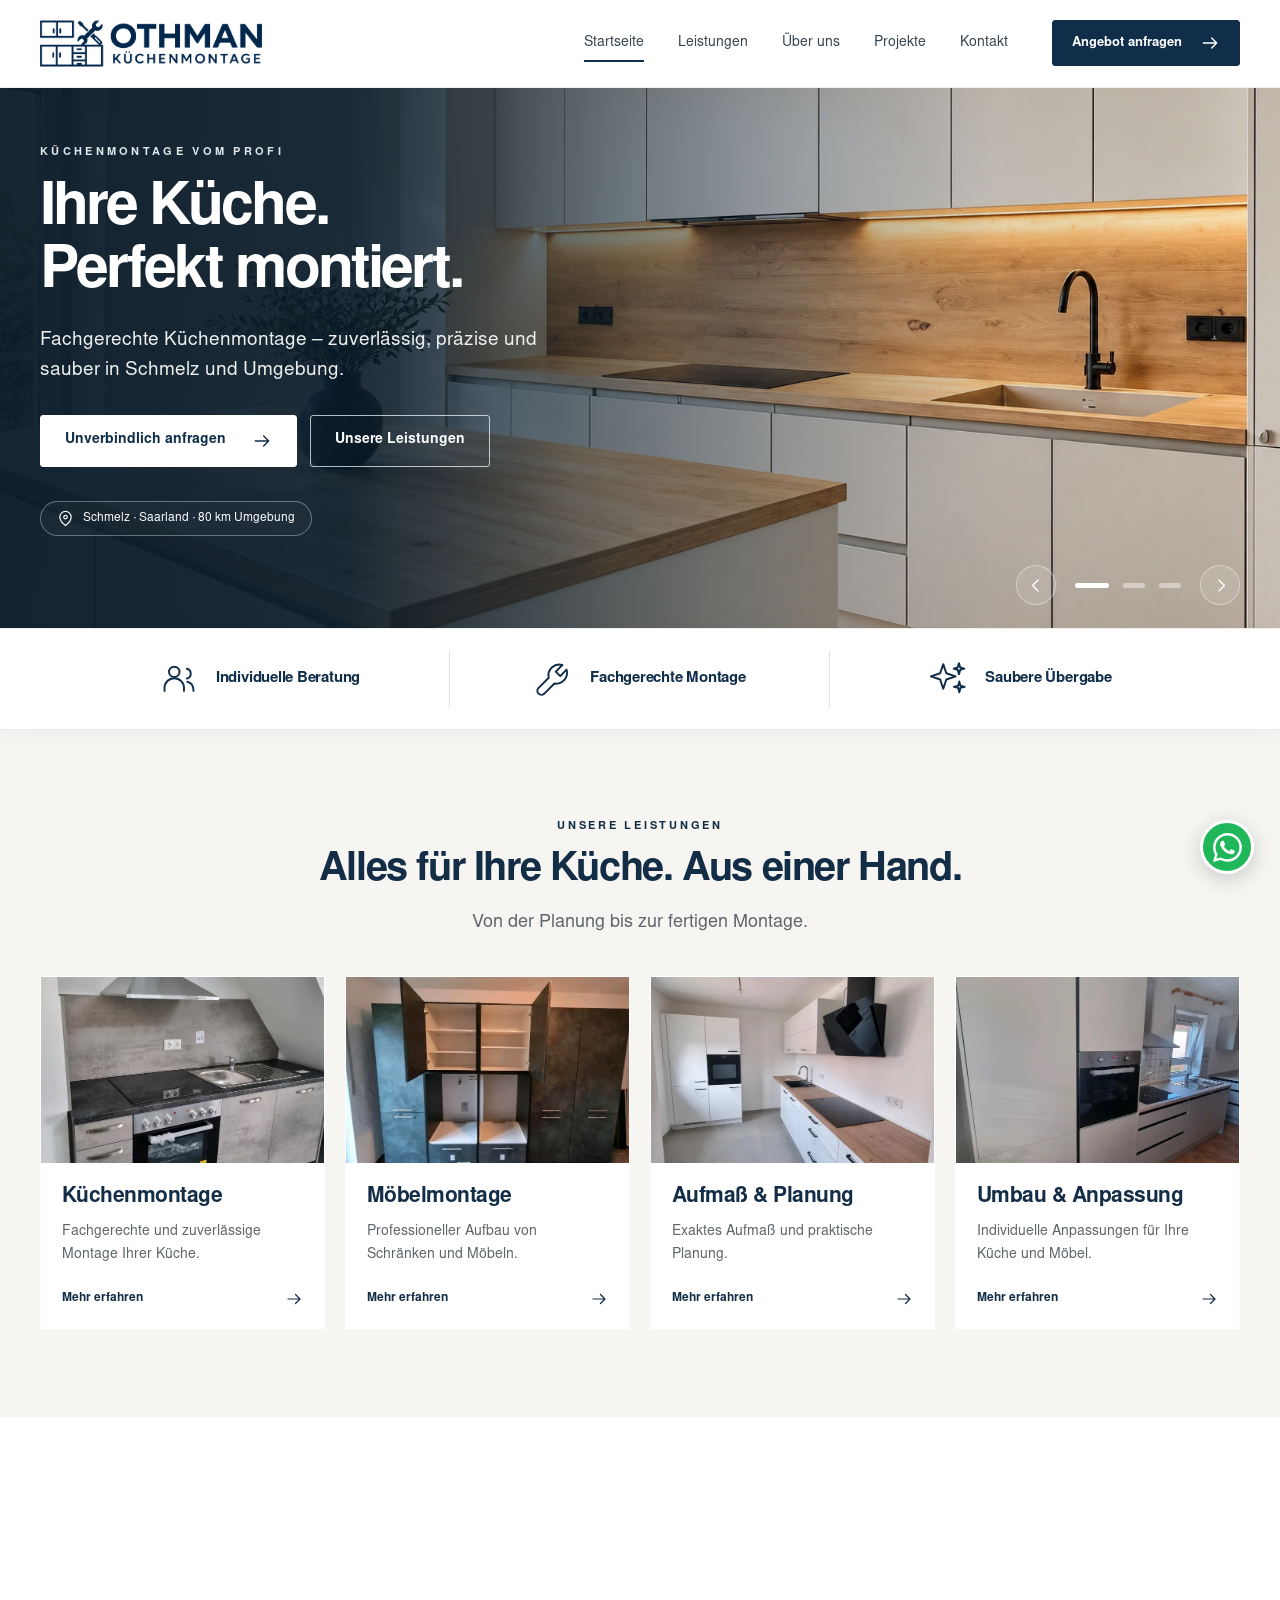
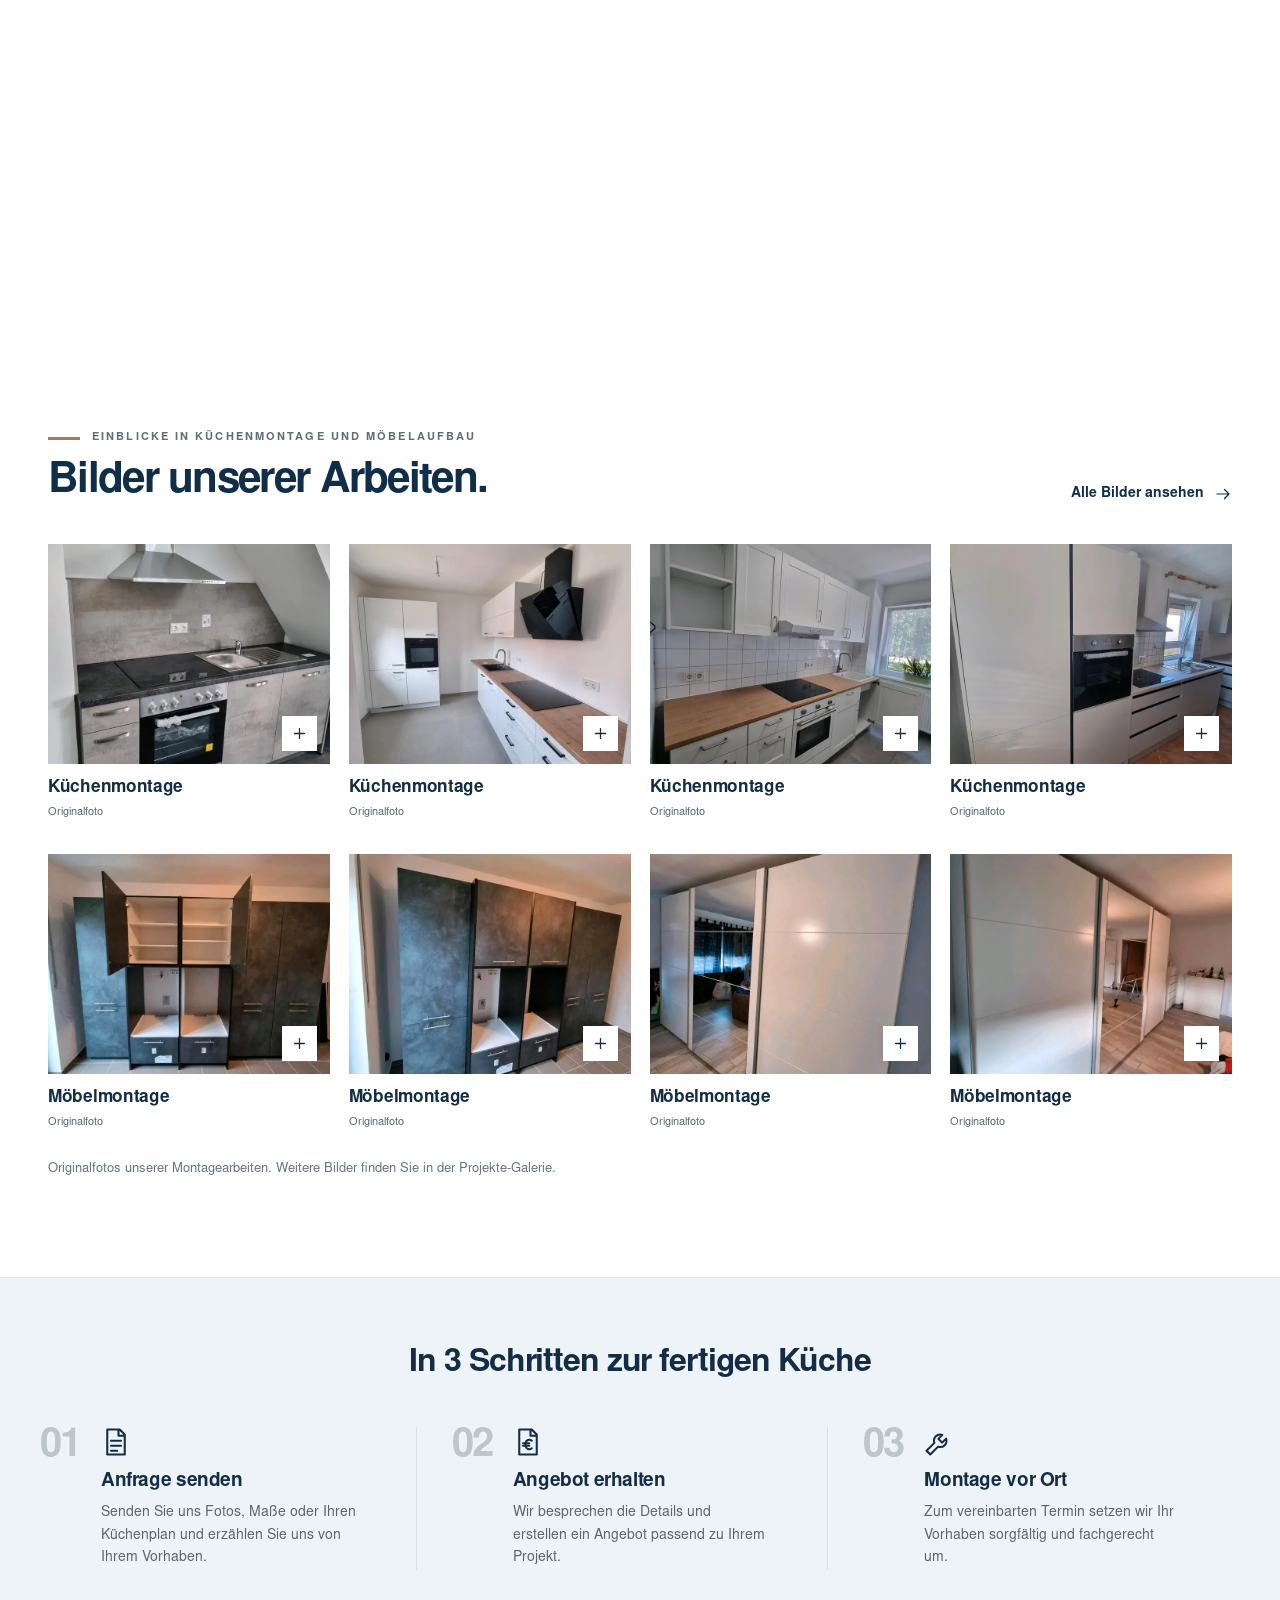
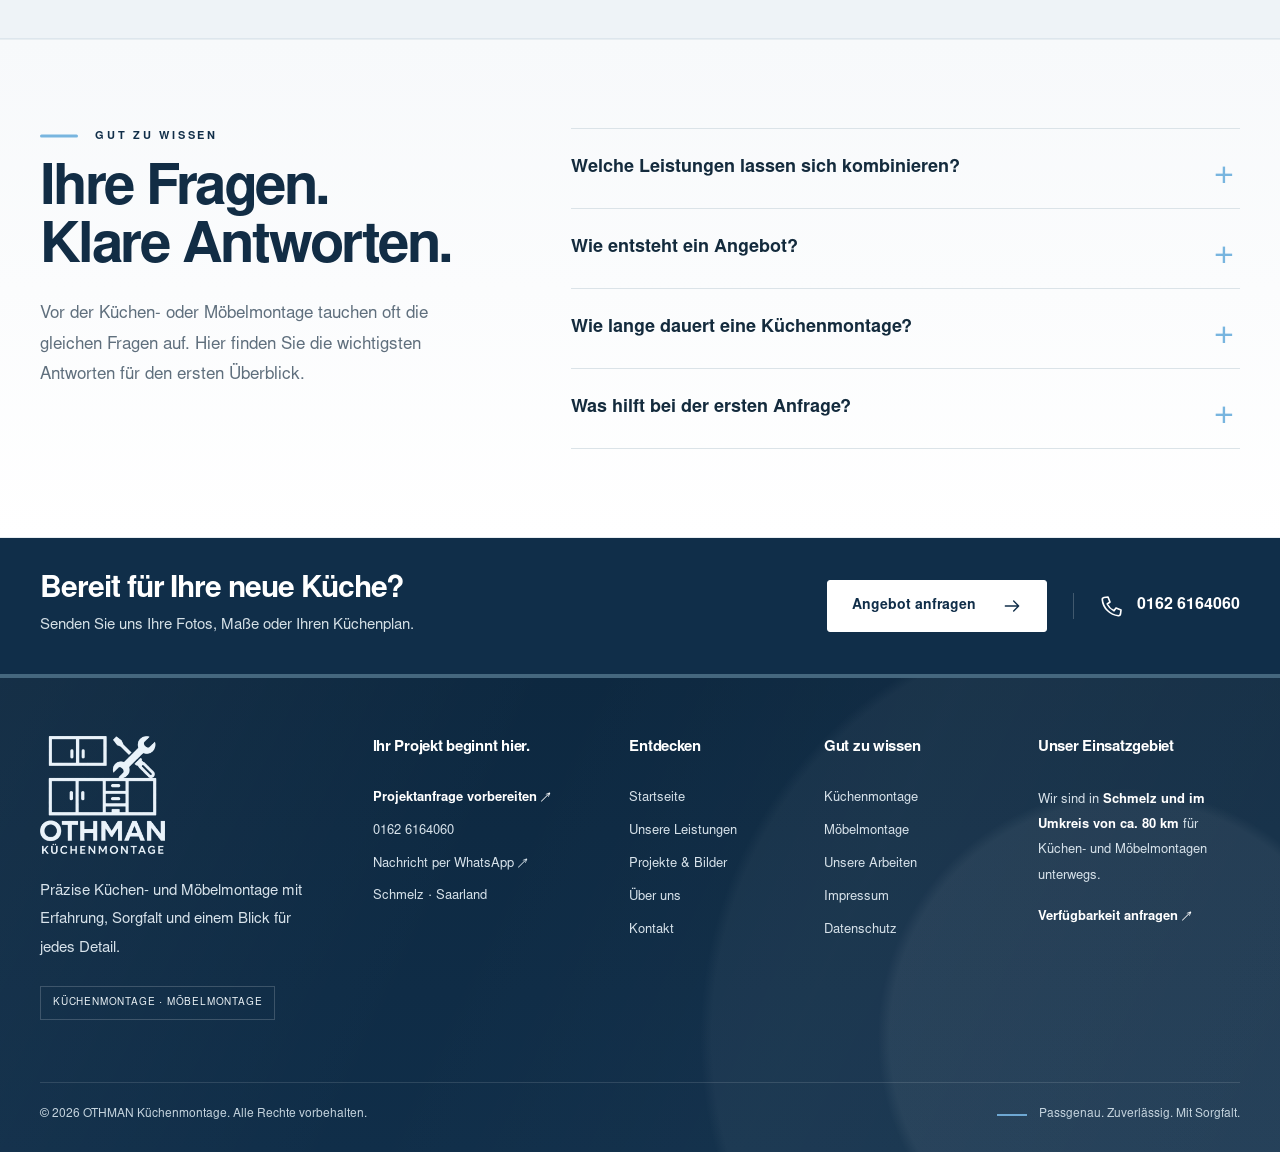
<file: index.html>
<!DOCTYPE html>

<html lang="de"><head><meta charset="utf-8"/><meta content="width=device-width,initial-scale=1" name="viewport"/><meta content="#102e49" name="theme-color"/><meta content="noindex,nofollow" name="robots"/><title>OTHMAN Küchenmontage | Schmelz &amp; 80 km Umgebung</title><meta content="Küchenmontage, Möbelmontage, Aufmaß und Anpassungen in Schmelz und 80 km Umgebung. Persönlich besprochen, sorgfältig montiert. Jetzt unverbindlich anfragen." name="description"/><meta content="website" property="og:type"/><meta content="de_DE" property="og:locale"/><meta content="OTHMAN Küchenmontage | Schmelz &amp; 80 km Umgebung" property="og:title"/><meta content="Küchenmontage, Möbelmontage, Aufmaß und Anpassungen in Schmelz und 80 km Umgebung. Persönlich besprochen, sorgfältig montiert. Jetzt unverbindlich anfragen." property="og:description"/><meta content="https://othman-kuechenmontage.drym1.chatgpt.site/assets/othman-hero-01-designed.webp" property="og:image"/><meta content="https://othman-kuechenmontage.drym1.chatgpt.site/index.html" property="og:url"/><link href="assets/favicon.svg" rel="icon" type="image/svg+xml"/><link as="font" crossorigin="" href="assets/sans.woff" rel="preload" type="font/woff"/><link as="font" crossorigin="" href="assets/sans-bold.woff" rel="preload" type="font/woff"/><link href="assets/styles.css" rel="stylesheet"/><script defer="" src="assets/app.js"></script><link as="image" href="assets/othman-hero-01-designed.webp" media="(min-width: 701px)" rel="preload"/><link as="image" href="assets/othman-hero-01-designed-mobile.webp" media="(max-width: 700px)" rel="preload"/><script type="application/ld+json">{"@context": "https://schema.org", "@type": "HomeAndConstructionBusiness", "name": "OTHMAN Küchenmontage", "telephone": "+49 162 6164060", "url": "https://othman-kuechenmontage.drym1.chatgpt.site", "areaServed": "Schmelz und 80 km Umgebung", "image": "https://othman-kuechenmontage.drym1.chatgpt.site/assets/othman-hero-01-designed.webp"}</script><link href="assets/gallery-reference.css" rel="stylesheet"/><link href="assets/projects.css" rel="stylesheet"/><link href="assets/motion.css" rel="stylesheet"/><script defer="" src="assets/motion.js"></script><link href="assets/feature-size-fix.css" rel="stylesheet"/><link href="assets/trust-strip-refined.css" rel="stylesheet"/><link href="assets/othman-hero-responsive.css?v=20261021-4" rel="stylesheet"/><link rel="stylesheet" href="assets/footer-premium.css"/><link rel="stylesheet" href="assets/gallery-unified.css"/></head><body><a class="skip-link" href="#main">Zum Inhalt springen</a><header class="site-header"><div class="container header-inner"><a aria-label="OTHMAN Küchenmontage – Startseite" class="brand" href="index.html"><img alt="OTHMAN Küchenmontage" class="brand-logo-img" src="assets/othman-logo-horizontal.png"/></a><nav aria-label="Hauptnavigation" class="desktop-nav"><a aria-current="page" href="index.html">Startseite</a><a href="leistungen.html">Leistungen</a><a href="ueber-uns.html">Über uns</a><a href="projekte.html">Projekte</a><a href="kontakt.html">Kontakt</a><a class="btn" href="kontakt.html">Angebot anfragen<svg aria-hidden="true" class="icon" viewbox="0 0 24 24"><path d="M4 12h16m-6-6 6 6-6 6"></path></svg></a></nav><div class="mobile-actions"><a aria-label="OTHMAN anrufen" class="mobile-call" href="tel:+491626164060"><svg aria-hidden="true" class="icon" viewbox="0 0 24 24"><path d="m8 3 2 5-2.8 2a15 15 0 0 0 6.8 6.8l2-2.8 5 2-.5 4c-.2 1-1.1 1.8-2.1 1.7C10 21 3 14 2.3 5.6 2.2 4.6 3 3.7 4 3.5Z"></path></svg></a><button aria-controls="mobile-nav" aria-expanded="false" aria-label="Menü öffnen" class="menu-toggle"><svg aria-hidden="true" class="icon" viewbox="0 0 24 24"><path d="M3 6h18M3 12h18M3 18h18"></path></svg></button></div></div><nav aria-label="Mobile Navigation" class="mobile-nav" hidden="" id="mobile-nav"><a aria-current="page" href="index.html">Startseite</a><a href="leistungen.html">Leistungen</a><a href="ueber-uns.html">Über uns</a><a href="projekte.html">Projekte</a><a href="kontakt.html">Kontakt</a><a class="btn" href="kontakt.html">Angebot anfragen<svg aria-hidden="true" class="icon" viewbox="0 0 24 24"><path d="M4 12h16m-6-6 6 6-6 6"></path></svg></a></nav></header><main id="main"><section aria-label="Unsere Angebote" aria-live="off" aria-roledescription="Karussell" class="hero hero-slider">
<div class="hero-slides"><article aria-hidden="false" class="hero-slide is-active" data-slide="0">
<picture class="hero-photo-wrap"><source media="(max-width: 700px)" srcset="assets/othman-hero-01-designed-mobile.webp" type="image/webp"/><img alt="Moderne Einbauküche mit Holzarbeitsplatte, weißen Fronten und warmer Beleuchtung" class="hero-photo" decoding="async" fetchpriority="high" height="941" src="assets/othman-hero-01-designed.webp" width="1672"/></picture>
<div class="container hero-slide-container"><div class="hero-copy">
<span class="eyebrow">Küchenmontage vom Profi</span><h1 id="hero-title">Ihre Küche.<br/>Perfekt montiert.</h1>
<p>Fachgerechte Küchenmontage – zuverlässig, präzise und sauber in Schmelz und Umgebung.</p><div class="button-row"><a class="btn btn-light" href="kontakt.html">Unverbindlich anfragen<svg aria-hidden="true" class="icon" viewbox="0 0 24 24"><path d="M4 12h16m-6-6 6 6-6 6"></path></svg></a><a class="btn btn-outline" href="leistungen.html">Unsere Leistungen</a></div>
<span class="location-pill"><svg aria-hidden="true" class="icon" viewbox="0 0 24 24"><path d="M20 10c0 6-8 12-8 12S4 16 4 10a8 8 0 1 1 16 0Z"></path><circle cx="12" cy="10" r="2.5"></circle></svg>Schmelz · Saarland · 80 km Umgebung</span>
</div></div>
</article><article aria-hidden="true" class="hero-slide hero-slide--project" data-slide="1" inert="">
<picture class="hero-photo-wrap"><source media="(max-width: 700px)" srcset="assets/othman-hero-02-designed-mobile.webp" type="image/webp"/><img alt="Klar gestaltete Darstellung eines montierten Schwebetürenschranks mit weißen Fronten und Holzdekor" class="hero-photo" decoding="async" height="941" loading="eager" src="assets/othman-hero-02-designed.webp" width="1672"/></picture>
<div class="container hero-slide-container"><div class="hero-copy">
<span class="eyebrow">Professionelle Möbelmontage</span><h2 class="hero-slide-title">Möbelaufbau.<br/>Bis ins Detail.</h2>
<p>Schränke und Möbel fachgerecht aufgebaut, angepasst und sicher montiert.</p><div class="button-row"><a class="btn btn-light" href="kontakt.html?leistung=M%C3%B6belmontage">Möbelmontage anfragen<svg aria-hidden="true" class="icon" viewbox="0 0 24 24"><path d="M4 12h16m-6-6 6 6-6 6"></path></svg></a><a class="btn btn-outline" href="leistungen.html#moebelmontage">Mehr erfahren</a></div>
<span class="location-pill"><svg aria-hidden="true" class="icon" viewbox="0 0 24 24"><path d="M20 10c0 6-8 12-8 12S4 16 4 10a8 8 0 1 1 16 0Z"></path><circle cx="12" cy="10" r="2.5"></circle></svg>Schmelz · Saarland · 80 km Umgebung</span>
</div></div>
</article><article aria-hidden="true" class="hero-slide hero-slide--project" data-slide="2" inert="">
<picture class="hero-photo-wrap"><source media="(max-width: 700px)" srcset="assets/othman-hero-03-designed-mobile.webp" type="image/webp"/><img alt="Klar gestaltete Darstellung einer modernen Küche mit grauer Arbeitsplatte und Kochinsel" class="hero-photo" decoding="async" height="941" loading="eager" src="assets/othman-hero-03-designed.webp" width="1672"/></picture>
<div class="container hero-slide-container"><div class="hero-copy">
<span class="eyebrow">Präzise Küchenanpassung</span><h2 class="hero-slide-title">Millimetergenau.<br/>Sauber umgesetzt.</h2>
<p>Passgenaue Arbeitsplatten, Umbauten und Anpassungen für Ihre Küche.</p><div class="button-row"><a class="btn btn-light" href="kontakt.html?leistung=Aufma%C3%9F%20%26%20Planung">Projekt besprechen<svg aria-hidden="true" class="icon" viewbox="0 0 24 24"><path d="M4 12h16m-6-6 6 6-6 6"></path></svg></a><a class="btn btn-outline" href="leistungen.html#umbau-anpassung">So arbeiten wir</a></div>
<span class="location-pill"><svg aria-hidden="true" class="icon" viewbox="0 0 24 24"><path d="M20 10c0 6-8 12-8 12S4 16 4 10a8 8 0 1 1 16 0Z"></path><circle cx="12" cy="10" r="2.5"></circle></svg>Schmelz · Saarland · 80 km Umgebung</span>
</div></div>
</article></div>
<div class="hero-slider-ui"><button aria-label="Vorheriges Angebot" class="hero-slider-arrow" data-hero-prev="" type="button"><svg aria-hidden="true" viewbox="0 0 24 24"><path d="m14 5-7 7 7 7"></path></svg></button><div aria-label="Hero-Bilder auswählen" class="hero-dots"><button aria-label="Bild 1 von 3 anzeigen" aria-pressed="true" class="hero-dot is-active" data-hero-dot="0" type="button"><span></span></button><button aria-label="Bild 2 von 3 anzeigen" aria-pressed="false" class="hero-dot" data-hero-dot="1" type="button"><span></span></button><button aria-label="Bild 3 von 3 anzeigen" aria-pressed="false" class="hero-dot" data-hero-dot="2" type="button"><span></span></button></div><button aria-label="Nächstes Angebot" class="hero-slider-arrow" data-hero-next="" type="button"><svg aria-hidden="true" viewbox="0 0 24 24"><path d="m10 5 7 7-7 7"></path></svg></button></div>
<div aria-atomic="true" aria-live="polite" class="sr-only" id="hero-slide-status"></div>
</section><div aria-label="Unsere Vorteile" class="trust-strip trust-strip--refined"><div class="container trust-grid">
<div class="trust-item">
<span aria-hidden="true" class="trust-icon"><svg class="icon" viewbox="0 0 32 32"><circle cx="12" cy="10" r="4.4"></circle><path d="M3.8 26v-2.5c0-4.5 3.7-8.2 8.2-8.2s8.2 3.7 8.2 8.2V26"></path><path d="M22.6 7.4a4.2 4.2 0 0 1 0 8.2M23 18.3c3.3.7 5.2 3.5 5.2 7.7"></path></svg></span>
<span class="trust-label"><strong>Individuelle Beratung</strong></span>
</div>
<div class="trust-item">
<span aria-hidden="true" class="trust-icon"><svg class="icon" viewbox="0 0 32 32"><path d="M27.4 8.1a9.1 9.1 0 0 1-10.2 11.7L8.5 28.5a3.4 3.4 0 0 1-4.8-4.8l8.7-8.7A9.1 9.1 0 0 1 23.9 4.2l-5.6 5.6 3.8 3.8 5.3-5.5Z"></path></svg></span>
<span class="trust-label"><strong>Fachgerechte Montage</strong></span>
</div>
<div class="trust-item">
<span aria-hidden="true" class="trust-icon"><svg class="icon" viewbox="0 0 32 32"><path d="m12 3.5 2.6 7.7 7.8 2.6-7.8 2.6L12 24.2l-2.6-7.8-7.8-2.6 7.8-2.6L12 3.5Z"></path><path d="m25.5 18 .9 3.7 3.7.9-3.7.9-.9 3.7-.9-3.7-3.7-.9 3.7-.9.9-3.7ZM25.2 2.7l1.1 3.6 3.4 1-3.4 1-1.1 3.6-1-3.6-3.4-1 3.4-1 1-3.6Z"></path></svg></span>
<span class="trust-label"><strong>Saubere Übergabe</strong></span>
</div>
</div></div><section class="section warm"><div class="container"><div class="section-head"><span class="eyebrow">Unsere Leistungen</span><h2>Alles für Ihre Küche. Aus einer Hand.</h2><p>Von der Planung bis zur fertigen Montage.</p></div><div class="service-grid"><a class="service-card" href="leistungen.html#kuechenmontage"><div class="service-image"><img alt="Moderne Küche mit passgenauen Schränken und einer Kochinsel aus Eichenholz" class="listing-photo" height="1024" loading="lazy" src="assets/kleinanzeigen/kueche-02.jpg" width="1536"/></div><div class="service-card-body"><h3>Küchenmontage</h3><p>Fachgerechte und zuverlässige Montage Ihrer Küche.</p><span class="card-link">Mehr erfahren<svg aria-hidden="true" class="icon" viewbox="0 0 24 24"><path d="M4 12h16m-6-6 6 6-6 6"></path></svg></span></div></a><a class="service-card" href="leistungen.html#moebelmontage"><div class="service-image"><img alt="Hände beim sorgfältigen Einstellen eines Möbelscharniers" class="listing-photo" height="1024" loading="lazy" src="assets/kleinanzeigen/moebel-02.jpg" width="1536"/></div><div class="service-card-body"><h3>Möbelmontage</h3><p>Professioneller Aufbau von Schränken und Möbeln.</p><span class="card-link">Mehr erfahren<svg aria-hidden="true" class="icon" viewbox="0 0 24 24"><path d="M4 12h16m-6-6 6 6-6 6"></path></svg></span></div></a><a class="service-card" href="leistungen.html#aufmass-planung"><div class="service-image"><img alt="Küchenplan, Maßband und Materialmuster auf einer Holzoberfläche" class="listing-photo" height="1024" loading="lazy" src="assets/kleinanzeigen/kueche-03.jpg" width="1536"/></div><div class="service-card-body"><h3>Aufmaß &amp; Planung</h3><p>Exaktes Aufmaß und praktische Planung.</p><span class="card-link">Mehr erfahren<svg aria-hidden="true" class="icon" viewbox="0 0 24 24"><path d="M4 12h16m-6-6 6 6-6 6"></path></svg></span></div></a><a class="service-card" href="leistungen.html#umbau-anpassung"><div class="service-image"><img alt="Sauber eingepasste Arbeitsplatte auf warmen Eichenholzfronten" class="listing-photo" height="1024" loading="lazy" src="assets/kleinanzeigen/kueche-05.jpg" width="1536"/></div><div class="service-card-body"><h3>Umbau &amp; Anpassung</h3><p>Individuelle Anpassungen für Ihre Küche und Möbel.</p><span class="card-link">Mehr erfahren<svg aria-hidden="true" class="icon" viewbox="0 0 24 24"><path d="M4 12h16m-6-6 6 6-6 6"></path></svg></span></div></a></div></div></section><section class="split-feature"><img alt="Präzise eingepasste Arbeitsplatte und Eichenholzfronten" class="feature-photo listing-photo" height="1024" loading="lazy" src="assets/kleinanzeigen/kueche-06.jpg" width="1536"/><div class="feature-copy"><span class="eyebrow">OTHMAN Küchenmontage</span><h2>Handwerk, das passt.</h2><p>Ob neue Küche, Möbelaufbau oder Anpassung: Wir kümmern uns um die fachgerechte Umsetzung. Persönlich besprochen und mit einem Blick fürs Detail.</p><ul class="check-list"><li><svg aria-hidden="true" class="icon" viewbox="0 0 24 24"><path d="m5 12 4 4L19 6"></path></svg><span>Individuelle Lösungen</span></li><li><svg aria-hidden="true" class="icon" viewbox="0 0 24 24"><path d="m5 12 4 4L19 6"></path></svg><span>Sorgfältige Montage</span></li><li><svg aria-hidden="true" class="icon" viewbox="0 0 24 24"><path d="m5 12 4 4L19 6"></path></svg><span>Persönlicher Kontakt</span></li></ul><a class="btn" href="ueber-uns.html">Mehr über uns<svg aria-hidden="true" class="icon" viewbox="0 0 24 24"><path d="M4 12h16m-6-6 6 6-6 6"></path></svg></a></div></section><section aria-labelledby="gallery-title" class="section work-showcase" id="bilder">
<div class="container gallery-container">
<div class="gallery-section-header">
<div class="gallery-section-titles">
<p class="gallery-eyebrow"><span aria-hidden="true" class="gallery-short-rule"></span>Einblicke in Küchenmontage und Möbelaufbau</p>
<h2 id="gallery-title">Bilder unserer Arbeiten.</h2>
</div>
<a aria-label="Alle Bilder in der Projekte-Galerie ansehen" class="gallery-show-all" href="projekte.html">Alle Bilder ansehen <svg aria-hidden="true" class="icon" viewbox="0 0 24 24"><path d="M4 12h16m-6-6 6 6-6 6"></path></svg></a>
</div>
<div aria-label="Einblicke in Küchenmontage und Möbelaufbau" class="othman-gallery">
<button aria-label="Bild öffnen: Küchenmontage" class="gallery-item project-card" data-gallery-index="0" type="button">
<span class="project-visual"><img alt="Küchenmontage" data-photo-local="true" decoding="async" height="225" loading="lazy" src="assets/kleinanzeigen/kueche-02.jpg" width="371"/><span aria-hidden="true" class="project-plus"><svg aria-hidden="true" class="icon" viewbox="0 0 24 24"><path d="M12 5v14M5 12h14"></path></svg></span><span class="ka-image-unavailable">Foto noch nicht heruntergeladen</span></span>
<span class="gallery-caption project-info"><span class="project-info-copy"><strong>Küchenmontage</strong><small>Originalfoto</small></span></span>
</button><button aria-label="Bild öffnen: Küchenmontage" class="gallery-item project-card" data-gallery-index="1" type="button">
<span class="project-visual"><img alt="Küchenmontage" data-photo-local="true" decoding="async" height="225" loading="lazy" src="assets/kleinanzeigen/kueche-03.jpg" width="371"/><span aria-hidden="true" class="project-plus"><svg aria-hidden="true" class="icon" viewbox="0 0 24 24"><path d="M12 5v14M5 12h14"></path></svg></span><span class="ka-image-unavailable">Foto noch nicht heruntergeladen</span></span>
<span class="gallery-caption project-info"><span class="project-info-copy"><strong>Küchenmontage</strong><small>Originalfoto</small></span></span>
</button><button aria-label="Bild öffnen: Küchenmontage" class="gallery-item project-card" data-gallery-index="2" type="button">
<span class="project-visual"><img alt="Küchenmontage" data-photo-local="true" decoding="async" height="225" loading="lazy" src="assets/kleinanzeigen/kueche-04.jpg" width="371"/><span aria-hidden="true" class="project-plus"><svg aria-hidden="true" class="icon" viewbox="0 0 24 24"><path d="M12 5v14M5 12h14"></path></svg></span><span class="ka-image-unavailable">Foto noch nicht heruntergeladen</span></span>
<span class="gallery-caption project-info"><span class="project-info-copy"><strong>Küchenmontage</strong><small>Originalfoto</small></span></span>
</button><button aria-label="Bild öffnen: Küchenmontage" class="gallery-item project-card" data-gallery-index="3" type="button">
<span class="project-visual"><img alt="Küchenmontage" data-photo-local="true" decoding="async" height="225" loading="lazy" src="assets/kleinanzeigen/kueche-05.jpg" width="371"/><span aria-hidden="true" class="project-plus"><svg aria-hidden="true" class="icon" viewbox="0 0 24 24"><path d="M12 5v14M5 12h14"></path></svg></span><span class="ka-image-unavailable">Foto noch nicht heruntergeladen</span></span>
<span class="gallery-caption project-info"><span class="project-info-copy"><strong>Küchenmontage</strong><small>Originalfoto</small></span></span>
</button><button aria-label="Bild öffnen: Möbelmontage" class="gallery-item project-card" data-gallery-index="4" type="button">
<span class="project-visual"><img alt="Möbelmontage" data-photo-local="true" decoding="async" height="225" loading="lazy" src="assets/kleinanzeigen/moebel-02.jpg" width="371"/><span aria-hidden="true" class="project-plus"><svg aria-hidden="true" class="icon" viewbox="0 0 24 24"><path d="M12 5v14M5 12h14"></path></svg></span><span class="ka-image-unavailable">Foto noch nicht heruntergeladen</span></span>
<span class="gallery-caption project-info"><span class="project-info-copy"><strong>Möbelmontage</strong><small>Originalfoto</small></span></span>
</button><button aria-label="Bild öffnen: Möbelmontage" class="gallery-item project-card" data-gallery-index="5" type="button">
<span class="project-visual"><img alt="Möbelmontage" data-photo-local="true" decoding="async" height="225" loading="lazy" src="assets/kleinanzeigen/moebel-03.jpg" width="371"/><span aria-hidden="true" class="project-plus"><svg aria-hidden="true" class="icon" viewbox="0 0 24 24"><path d="M12 5v14M5 12h14"></path></svg></span><span class="ka-image-unavailable">Foto noch nicht heruntergeladen</span></span>
<span class="gallery-caption project-info"><span class="project-info-copy"><strong>Möbelmontage</strong><small>Originalfoto</small></span></span>
</button><button aria-label="Bild öffnen: Möbelmontage" class="gallery-item project-card" data-gallery-index="6" type="button">
<span class="project-visual"><img alt="Möbelmontage" data-photo-local="true" decoding="async" height="225" loading="lazy" src="assets/kleinanzeigen/moebel-04.jpg" width="371"/><span aria-hidden="true" class="project-plus"><svg aria-hidden="true" class="icon" viewbox="0 0 24 24"><path d="M12 5v14M5 12h14"></path></svg></span><span class="ka-image-unavailable">Foto noch nicht heruntergeladen</span></span>
<span class="gallery-caption project-info"><span class="project-info-copy"><strong>Möbelmontage</strong><small>Originalfoto</small></span></span>
</button><button aria-label="Bild öffnen: Möbelmontage" class="gallery-item project-card" data-gallery-index="7" type="button">
<span class="project-visual"><img alt="Möbelmontage" data-photo-local="true" decoding="async" height="225" loading="lazy" src="assets/kleinanzeigen/moebel-05.jpg" width="371"/><span aria-hidden="true" class="project-plus"><svg aria-hidden="true" class="icon" viewbox="0 0 24 24"><path d="M12 5v14M5 12h14"></path></svg></span><span class="ka-image-unavailable">Foto noch nicht heruntergeladen</span></span>
<span class="gallery-caption project-info"><span class="project-info-copy"><strong>Möbelmontage</strong><small>Originalfoto</small></span></span>
</button></div><p class="home-gallery-info">Originalfotos unserer Montagearbeiten. Weitere Bilder finden Sie in der Projekte-Galerie.</p></div></section><dialog aria-label="Bildergalerie" class="gallery-dialog"><button aria-label="Bild schließen" class="gallery-close" type="button"><svg class="gallery-close-icon" aria-hidden="true" viewBox="0 0 24 24" width="22" height="22" fill="none"><path d="M5 5l14 14M19 5L5 19" stroke="currentColor" stroke-width="2.5" stroke-linecap="round"/></svg></button><button aria-label="Vorheriges Bild" class="gallery-nav gallery-prev" type="button">‹</button><div class="gallery-dialog-content"><img alt="Vergrößerte Fotografie" class="gallery-view" src="assets/hero.webp"/><p class="gallery-view-caption"></p></div><button aria-label="Nächstes Bild" class="gallery-nav gallery-next" type="button">›</button></dialog><section class="section process-home"><div class="container"><div class="section-head"><h2>In 3 Schritten zur fertigen Küche</h2></div><div class="steps"><article class="step"><span class="step-number">01</span><div><svg aria-hidden="true" class="icon" viewbox="0 0 24 24"><path d="M6 2h9l4 4v16H5V2h1Zm8 0v5h5M8 11h8m-8 4h8m-8 4h5"></path></svg><h3>Anfrage senden</h3><p>Senden Sie uns Fotos, Maße oder Ihren Küchenplan und erzählen Sie uns von Ihrem Vorhaben.</p></div></article><article class="step"><span class="step-number">02</span><div><svg aria-hidden="true" class="icon" viewbox="0 0 24 24"><path d="M6 2h9l4 4v16H5V2h1Zm8 0v5h5"></path><path d="M15 11a3 3 0 0 0-5 2v2a3 3 0 0 0 5 2m-7-4h5m-5 2h5"></path></svg><h3>Angebot erhalten</h3><p>Wir besprechen die Details und erstellen ein Angebot passend zu Ihrem Projekt.</p></div></article><article class="step"><span class="step-number">03</span><div><svg aria-hidden="true" class="icon" viewbox="0 0 24 24"><path d="M14.7 6.3a5 5 0 0 0-6.4 6.4L2 19l3 3 6.3-6.3a5 5 0 0 0 6.4-6.4l-3.2 3.2-3-3 3.2-3.2Z"></path></svg><h3>Montage vor Ort</h3><p>Zum vereinbarten Termin setzen wir Ihr Vorhaben sorgfältig und fachgerecht um.</p></div></article></div></div></section><section class="section faq-home-section" aria-labelledby="faq-home-title"><div class="container faq-wrap faq-home-wrap"><div class="faq-intro faq-home-intro"><span class="eyebrow">Gut zu wissen</span><h2 id="faq-home-title">Ihre Fragen.<br/>Klare Antworten.</h2><p>Vor der Küchen- oder Möbelmontage tauchen oft die gleichen Fragen auf. Hier finden Sie die wichtigsten Antworten für den ersten Überblick.</p></div><div class="faq-list faq-home-list"><details><summary>Welche Leistungen lassen sich kombinieren?</summary><p>Küchenmontage, Möbelmontage, Aufmaß sowie kleinere Anpassungen lassen sich direkt miteinander verbinden. So können mehrere Arbeitsschritte in einem Termin geplant und sauber aufeinander abgestimmt werden.</p></details><details><summary>Wie entsteht ein Angebot?</summary><p>Sie senden Fotos, Maße oder Ihren Küchenplan. Danach besprechen wir Ihr Vorhaben persönlich und erstellen ein passendes, unverbindliches Angebot auf Basis Ihrer Angaben.</p></details><details><summary>Wie lange dauert eine Küchenmontage?</summary><p>Das hängt vom Umfang des Projekts ab. Kleinere Arbeiten sind oft schneller erledigt, komplette Küchenmontagen oder mehrere Möbelstücke benötigen entsprechend mehr Zeit. Den zeitlichen Rahmen besprechen wir vorab transparent mit Ihnen.</p></details><details><summary>Was hilft bei der ersten Anfrage?</summary><p>Hilfreich sind Fotos vom Raum, grobe Maße, vorhandene Pläne und eine kurze Beschreibung Ihres Wunsches. Je klarer die Informationen sind, desto schneller können wir Ihr Projekt einschätzen.</p></details></div></div></section><section aria-label="Kontakt aufnehmen" class="cta-band"><div class="container cta-inner"><div><h2>Bereit für Ihre neue Küche?</h2><p>Senden Sie uns Ihre Fotos, Maße oder Ihren Küchenplan.</p></div><div class="cta-actions"><a class="btn btn-light" href="kontakt.html">Angebot anfragen<svg aria-hidden="true" class="icon" viewbox="0 0 24 24"><path d="M4 12h16m-6-6 6 6-6 6"></path></svg></a><a class="cta-phone" href="tel:+491626164060"><svg aria-hidden="true" class="icon" viewbox="0 0 24 24"><path d="m8 3 2 5-2.8 2a15 15 0 0 0 6.8 6.8l2-2.8 5 2-.5 4c-.2 1-1.1 1.8-2.1 1.7C10 21 3 14 2.3 5.6 2.2 4.6 3 3.7 4 3.5Z"></path></svg>0162 6164060</a></div></div></section></main><footer class="site-footer site-footer--premium" aria-label="Website-Fußbereich">
  <div class="footer-top-accent" aria-hidden="true"></div>
  <div class="container footer-premium-wrap">
    <div class="footer-grid">
      <div class="footer-company">
        <a aria-label="OTHMAN Küchenmontage – zur Startseite" class="footer-identity" href="index.html"><img alt="OTHMAN Küchenmontage" class="footer-logo-img" src="assets/othman-logo-stacked-light.png"/></a>
        <p>Präzise Küchen- und Möbelmontage mit Erfahrung, Sorgfalt und einem Blick für jedes Detail.</p>
        <span class="footer-brand-label">KÜCHENMONTAGE · MÖBELMONTAGE</span>
      </div>
      <div class="footer-column footer-contact-column">
        <h3>Ihr Projekt beginnt hier.</h3>
        <a class="footer-text-link" href="kontakt.html">Projektanfrage vorbereiten <span aria-hidden="true">↗</span></a>
        <a href="tel:+491626164060">0162 6164060</a>
        <a href="https://wa.me/491626164060" target="_blank" rel="noopener noreferrer">Nachricht per WhatsApp <span aria-hidden="true">↗</span></a>
        <span class="footer-muted">Schmelz · Saarland</span>
      </div>
      <nav class="footer-column" aria-label="Seiten im Überblick">
        <h3>Entdecken</h3>
        <a href="index.html">Startseite</a>
        <a href="leistungen.html">Unsere Leistungen</a>
        <a href="projekte.html">Projekte & Bilder</a>
        <a href="ueber-uns.html">Über uns</a>
        <a href="kontakt.html">Kontakt</a>
      </nav>
      <nav class="footer-column" aria-label="Weitere Informationen">
        <h3>Gut zu wissen</h3>
        <a href="leistungen.html">Küchenmontage</a>
        <a href="leistungen.html">Möbelmontage</a>
        <a href="projekte.html">Unsere Arbeiten</a>
        <a href="impressum.html">Impressum</a>
        <a href="datenschutz.html">Datenschutz</a>
      </nav>
      <div class="footer-column footer-service-area">
        <h3>Unser Einsatzgebiet</h3>
        <p>Wir sind in <strong>Schmelz und im Umkreis von ca. 80 km</strong> für Küchen- und Möbelmontagen unterwegs.</p>
        <a class="footer-area-link" href="kontakt.html">Verfügbarkeit anfragen <span aria-hidden="true">↗</span></a>
      </div>
    </div>
    <div class="footer-bottom-premium">
      <span>© 2026 OTHMAN Küchenmontage. Alle Rechte vorbehalten.</span>
      <span class="footer-bottom-motto"><span class="footer-motto-rule" aria-hidden="true"></span> Passgenau. Zuverlässig. Mit Sorgfalt.</span>
    </div>
  </div>
</footer><a aria-label="Kontakt über WhatsApp (öffnet einen neuen Tab)" class="whatsapp-float" href="https://wa.me/491626164060" rel="noopener noreferrer" target="_blank"><svg aria-hidden="true" class="whatsapp-brand-mark" viewBox="0 0 16 16" xmlns="http://www.w3.org/2000/svg"><path d="M13.601 2.326A7.854 7.854 0 0 0 7.994 0C3.627 0 .068 3.558.064 7.926c0 1.399.366 2.76 1.057 3.965L0 16l4.204-1.102a7.933 7.933 0 0 0 3.79.965h.004c4.368 0 7.926-3.558 7.93-7.93A7.898 7.898 0 0 0 13.6 2.326zM7.994 14.521a6.573 6.573 0 0 1-3.356-.92l-.24-.144-2.494.654.666-2.433-.156-.251a6.56 6.56 0 0 1-1.007-3.505c0-3.626 2.957-6.584 6.591-6.584a6.56 6.56 0 0 1 4.66 1.931 6.557 6.557 0 0 1 1.928 4.66c-.004 3.639-2.961 6.592-6.592 6.592zm3.615-4.934c-.197-.099-1.17-.578-1.353-.646-.182-.065-.315-.099-.445.099-.133.197-.513.646-.627.775-.114.133-.232.148-.43.05-.197-.1-.836-.308-1.592-.985-.59-.525-.985-1.175-1.103-1.372-.114-.198-.011-.304.088-.403.087-.088.197-.232.296-.346.1-.114.133-.198.198-.33.065-.134.034-.248-.015-.347-.05-.099-.445-1.076-.612-1.47-.16-.389-.323-.335-.445-.34-.114-.007-.247-.007-.38-.007a.729.729 0 0 0-.529.247c-.182.198-.691.677-.691 1.654 0 .977.71 1.916.81 2.049.098.133 1.394 2.132 3.383 2.992.47.205.84.326 1.129.418.475.152.904.129 1.246.08.38-.058 1.171-.48 1.338-.943.164-.464.164-.86.114-.943-.049-.084-.182-.133-.38-.232z"/></svg></a></body></html>
</file>
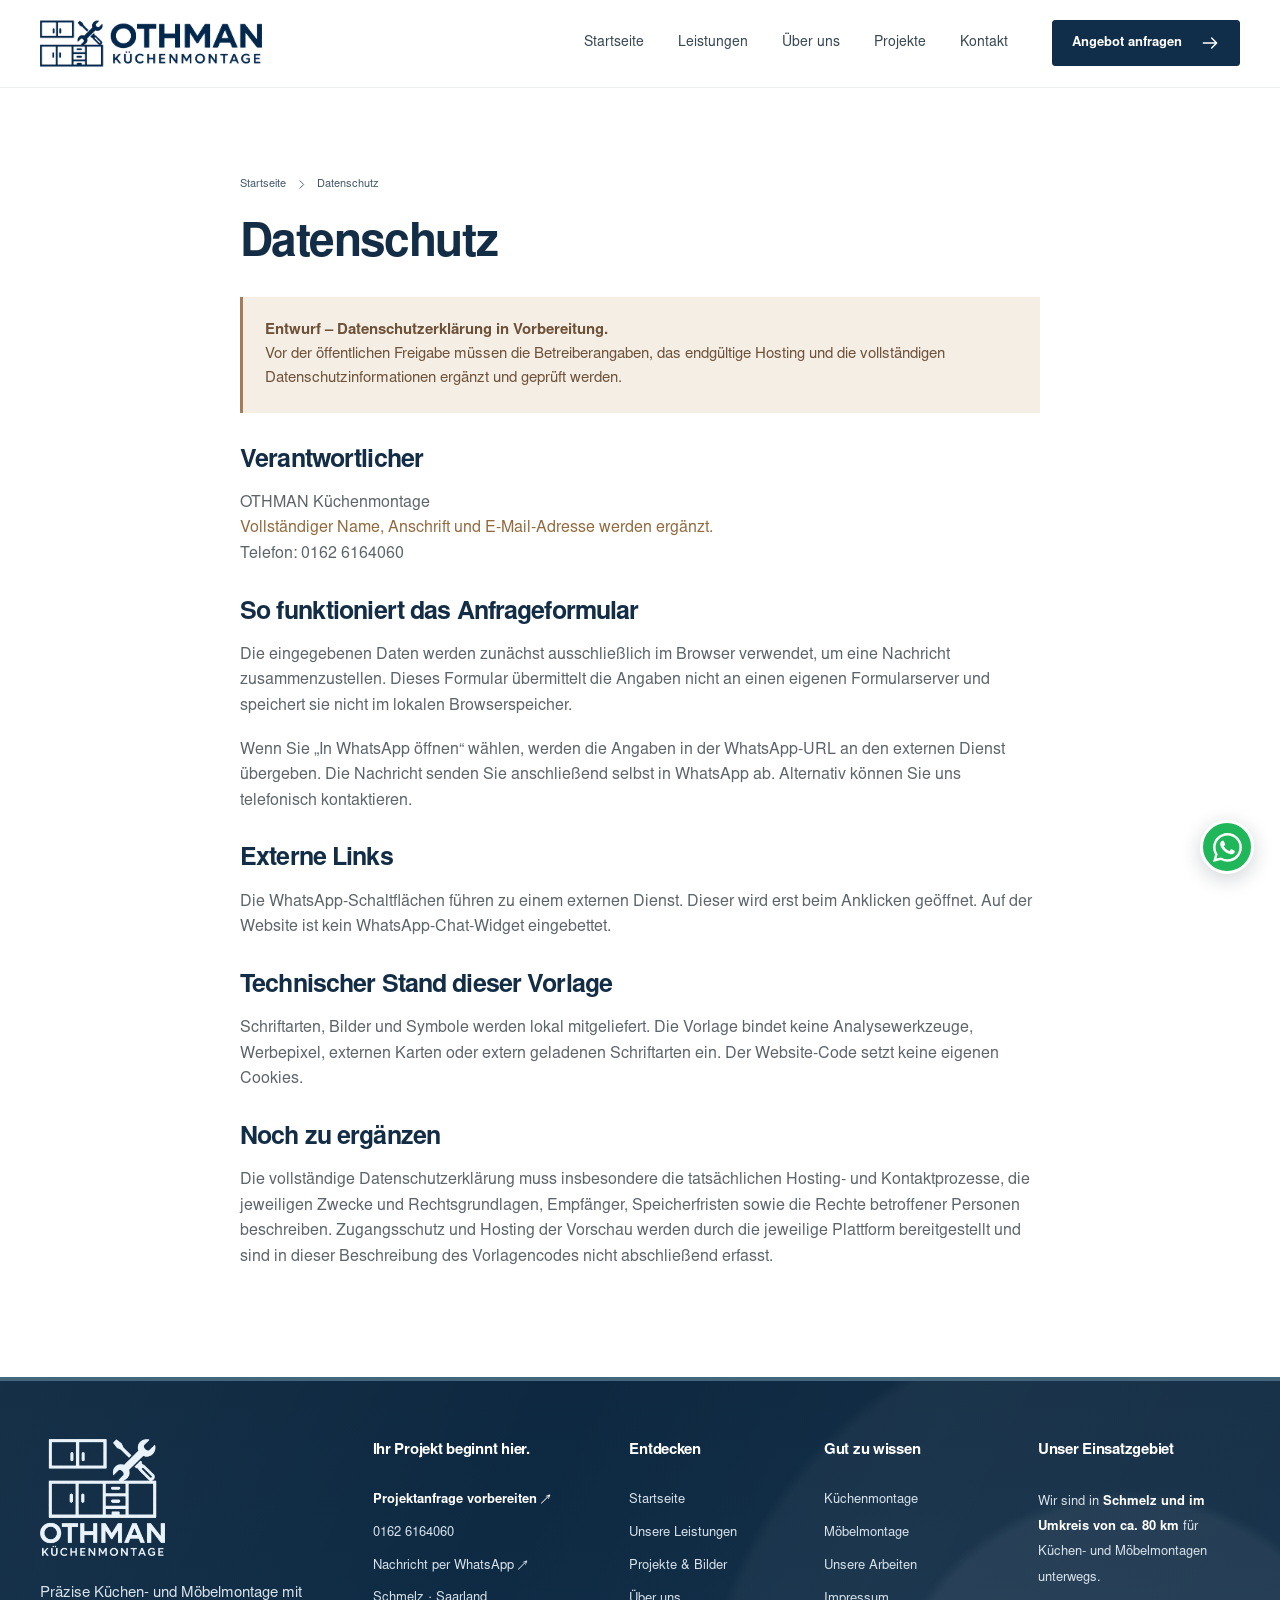
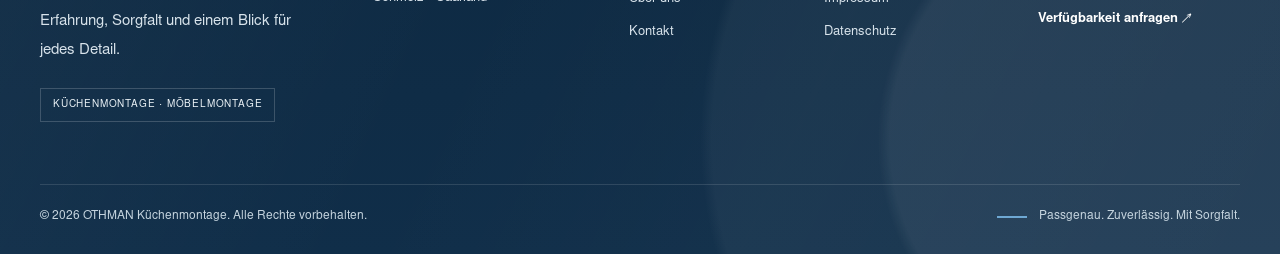
<file: datenschutz.html>
<!DOCTYPE html>
<html lang="de"><head><meta charset="utf-8"/><meta content="width=device-width,initial-scale=1" name="viewport"/><meta content="#102e49" name="theme-color"/><meta content="noindex,nofollow" name="robots"/><title>Datenschutz – Entwurf | OTHMAN Küchenmontage</title><meta content="Hinweise zur technischen Funktionsweise der Website. Die vollständigen Datenschutzinformationen sind noch zu ergänzen." name="description"/><meta content="website" property="og:type"/><meta content="de_DE" property="og:locale"/><meta content="Datenschutz – Entwurf | OTHMAN Küchenmontage" property="og:title"/><meta content="Hinweise zur technischen Funktionsweise der Website. Die vollständigen Datenschutzinformationen sind noch zu ergänzen." property="og:description"/><meta content="https://othman-kuechenmontage.drym1.chatgpt.site/assets/hero.webp" property="og:image"/><meta content="https://othman-kuechenmontage.drym1.chatgpt.site/datenschutz.html" property="og:url"/><link href="assets/favicon.svg" rel="icon" type="image/svg+xml"/><link as="font" crossorigin="" href="assets/sans.woff" rel="preload" type="font/woff"/><link as="font" crossorigin="" href="assets/sans-bold.woff" rel="preload" type="font/woff"/><link href="assets/styles.css" rel="stylesheet"/><script defer="" src="assets/app.js"></script><link href="assets/gallery-reference.css" rel="stylesheet"/><link href="assets/motion.css" rel="stylesheet"/><script defer="" src="assets/motion.js"></script><link rel="stylesheet" href="assets/footer-premium.css"/></head><body><a class="skip-link" href="#main">Zum Inhalt springen</a><header class="site-header"><div class="container header-inner"><a aria-label="OTHMAN Küchenmontage – Startseite" class="brand" href="index.html"><img alt="OTHMAN Küchenmontage" class="brand-logo-img" src="assets/othman-logo-horizontal.png"/></a><nav aria-label="Hauptnavigation" class="desktop-nav"><a href="index.html">Startseite</a><a href="leistungen.html">Leistungen</a><a href="ueber-uns.html">Über uns</a><a href="projekte.html">Projekte</a><a href="kontakt.html">Kontakt</a><a class="btn" href="kontakt.html">Angebot anfragen<svg aria-hidden="true" class="icon" viewbox="0 0 24 24"><path d="M4 12h16m-6-6 6 6-6 6"></path></svg></a></nav><div class="mobile-actions"><a aria-label="OTHMAN anrufen" class="mobile-call" href="tel:+491626164060"><svg aria-hidden="true" class="icon" viewbox="0 0 24 24"><path d="m8 3 2 5-2.8 2a15 15 0 0 0 6.8 6.8l2-2.8 5 2-.5 4c-.2 1-1.1 1.8-2.1 1.7C10 21 3 14 2.3 5.6 2.2 4.6 3 3.7 4 3.5Z"></path></svg></a><button aria-controls="mobile-nav" aria-expanded="false" aria-label="Menü öffnen" class="menu-toggle"><svg aria-hidden="true" class="icon" viewbox="0 0 24 24"><path d="M3 6h18M3 12h18M3 18h18"></path></svg></button></div></div><nav aria-label="Mobile Navigation" class="mobile-nav" hidden="" id="mobile-nav"><a href="index.html">Startseite</a><a href="leistungen.html">Leistungen</a><a href="ueber-uns.html">Über uns</a><a href="projekte.html">Projekte</a><a href="kontakt.html">Kontakt</a><a class="btn" href="kontakt.html">Angebot anfragen<svg aria-hidden="true" class="icon" viewbox="0 0 24 24"><path d="M4 12h16m-6-6 6 6-6 6"></path></svg></a></nav></header><main id="main"><section class="section"><div class="container legal-container"><div class="breadcrumb"><a href="index.html">Startseite</a><svg aria-hidden="true" class="icon" viewbox="0 0 24 24"><path d="m9 5 7 7-7 7"></path></svg><span>Datenschutz</span></div><h1>Datenschutz</h1><div class="draft-note"><strong>Entwurf – Datenschutzerklärung in Vorbereitung.</strong><br/>Vor der öffentlichen Freigabe müssen die Betreiberangaben, das endgültige Hosting und die vollständigen Datenschutzinformationen ergänzt und geprüft werden.</div><h2>Verantwortlicher</h2><p>OTHMAN Küchenmontage<br/><span class="pending">Vollständiger Name, Anschrift und E-Mail-Adresse werden ergänzt.</span><br/>Telefon: <a href="tel:+491626164060">0162 6164060</a></p><h2>So funktioniert das Anfrageformular</h2><p>Die eingegebenen Daten werden zunächst ausschließlich im Browser verwendet, um eine Nachricht zusammenzustellen. Dieses Formular übermittelt die Angaben nicht an einen eigenen Formularserver und speichert sie nicht im lokalen Browserspeicher.</p><p>Wenn Sie „In WhatsApp öffnen“ wählen, werden die Angaben in der WhatsApp-URL an den externen Dienst übergeben. Die Nachricht senden Sie anschließend selbst in WhatsApp ab. Alternativ können Sie uns telefonisch kontaktieren.</p><h2>Externe Links</h2><p>Die WhatsApp-Schaltflächen führen zu einem externen Dienst. Dieser wird erst beim Anklicken geöffnet. Auf der Website ist kein WhatsApp-Chat-Widget eingebettet.</p><h2>Technischer Stand dieser Vorlage</h2><p>Schriftarten, Bilder und Symbole werden lokal mitgeliefert. Die Vorlage bindet keine Analysewerkzeuge, Werbepixel, externen Karten oder extern geladenen Schriftarten ein. Der Website-Code setzt keine eigenen Cookies.</p><h2>Noch zu ergänzen</h2><p>Die vollständige Datenschutzerklärung muss insbesondere die tatsächlichen Hosting- und Kontaktprozesse, die jeweiligen Zwecke und Rechtsgrundlagen, Empfänger, Speicherfristen sowie die Rechte betroffener Personen beschreiben. Zugangsschutz und Hosting der Vorschau werden durch die jeweilige Plattform bereitgestellt und sind in dieser Beschreibung des Vorlagencodes nicht abschließend erfasst.</p></div></section></main><footer class="site-footer site-footer--premium" aria-label="Website-Fußbereich">
  <div class="footer-top-accent" aria-hidden="true"></div>
  <div class="container footer-premium-wrap">
    <div class="footer-grid">
      <div class="footer-company">
        <a aria-label="OTHMAN Küchenmontage – zur Startseite" class="footer-identity" href="index.html"><img alt="OTHMAN Küchenmontage" class="footer-logo-img" src="assets/othman-logo-stacked-light.png"/></a>
        <p>Präzise Küchen- und Möbelmontage mit Erfahrung, Sorgfalt und einem Blick für jedes Detail.</p>
        <span class="footer-brand-label">KÜCHENMONTAGE · MÖBELMONTAGE</span>
      </div>
      <div class="footer-column footer-contact-column">
        <h3>Ihr Projekt beginnt hier.</h3>
        <a class="footer-text-link" href="kontakt.html">Projektanfrage vorbereiten <span aria-hidden="true">↗</span></a>
        <a href="tel:+491626164060">0162 6164060</a>
        <a href="https://wa.me/491626164060" target="_blank" rel="noopener noreferrer">Nachricht per WhatsApp <span aria-hidden="true">↗</span></a>
        <span class="footer-muted">Schmelz · Saarland</span>
      </div>
      <nav class="footer-column" aria-label="Seiten im Überblick">
        <h3>Entdecken</h3>
        <a href="index.html">Startseite</a>
        <a href="leistungen.html">Unsere Leistungen</a>
        <a href="projekte.html">Projekte & Bilder</a>
        <a href="ueber-uns.html">Über uns</a>
        <a href="kontakt.html">Kontakt</a>
      </nav>
      <nav class="footer-column" aria-label="Weitere Informationen">
        <h3>Gut zu wissen</h3>
        <a href="leistungen.html">Küchenmontage</a>
        <a href="leistungen.html">Möbelmontage</a>
        <a href="projekte.html">Unsere Arbeiten</a>
        <a href="impressum.html">Impressum</a>
        <a href="datenschutz.html">Datenschutz</a>
      </nav>
      <div class="footer-column footer-service-area">
        <h3>Unser Einsatzgebiet</h3>
        <p>Wir sind in <strong>Schmelz und im Umkreis von ca. 80 km</strong> für Küchen- und Möbelmontagen unterwegs.</p>
        <a class="footer-area-link" href="kontakt.html">Verfügbarkeit anfragen <span aria-hidden="true">↗</span></a>
      </div>
    </div>
    <div class="footer-bottom-premium">
      <span>© 2026 OTHMAN Küchenmontage. Alle Rechte vorbehalten.</span>
      <span class="footer-bottom-motto"><span class="footer-motto-rule" aria-hidden="true"></span> Passgenau. Zuverlässig. Mit Sorgfalt.</span>
    </div>
  </div>
</footer><a aria-label="Kontakt über WhatsApp (öffnet einen neuen Tab)" class="whatsapp-float" href="https://wa.me/491626164060" rel="noopener noreferrer" target="_blank"><svg aria-hidden="true" class="whatsapp-brand-mark" viewBox="0 0 16 16" xmlns="http://www.w3.org/2000/svg"><path d="M13.601 2.326A7.854 7.854 0 0 0 7.994 0C3.627 0 .068 3.558.064 7.926c0 1.399.366 2.76 1.057 3.965L0 16l4.204-1.102a7.933 7.933 0 0 0 3.79.965h.004c4.368 0 7.926-3.558 7.93-7.93A7.898 7.898 0 0 0 13.6 2.326zM7.994 14.521a6.573 6.573 0 0 1-3.356-.92l-.24-.144-2.494.654.666-2.433-.156-.251a6.56 6.56 0 0 1-1.007-3.505c0-3.626 2.957-6.584 6.591-6.584a6.56 6.56 0 0 1 4.66 1.931 6.557 6.557 0 0 1 1.928 4.66c-.004 3.639-2.961 6.592-6.592 6.592zm3.615-4.934c-.197-.099-1.17-.578-1.353-.646-.182-.065-.315-.099-.445.099-.133.197-.513.646-.627.775-.114.133-.232.148-.43.05-.197-.1-.836-.308-1.592-.985-.59-.525-.985-1.175-1.103-1.372-.114-.198-.011-.304.088-.403.087-.088.197-.232.296-.346.1-.114.133-.198.198-.33.065-.134.034-.248-.015-.347-.05-.099-.445-1.076-.612-1.47-.16-.389-.323-.335-.445-.34-.114-.007-.247-.007-.38-.007a.729.729 0 0 0-.529.247c-.182.198-.691.677-.691 1.654 0 .977.71 1.916.81 2.049.098.133 1.394 2.132 3.383 2.992.47.205.84.326 1.129.418.475.152.904.129 1.246.08.38-.058 1.171-.48 1.338-.943.164-.464.164-.86.114-.943-.049-.084-.182-.133-.38-.232z"/></svg></a></body></html>
</file>
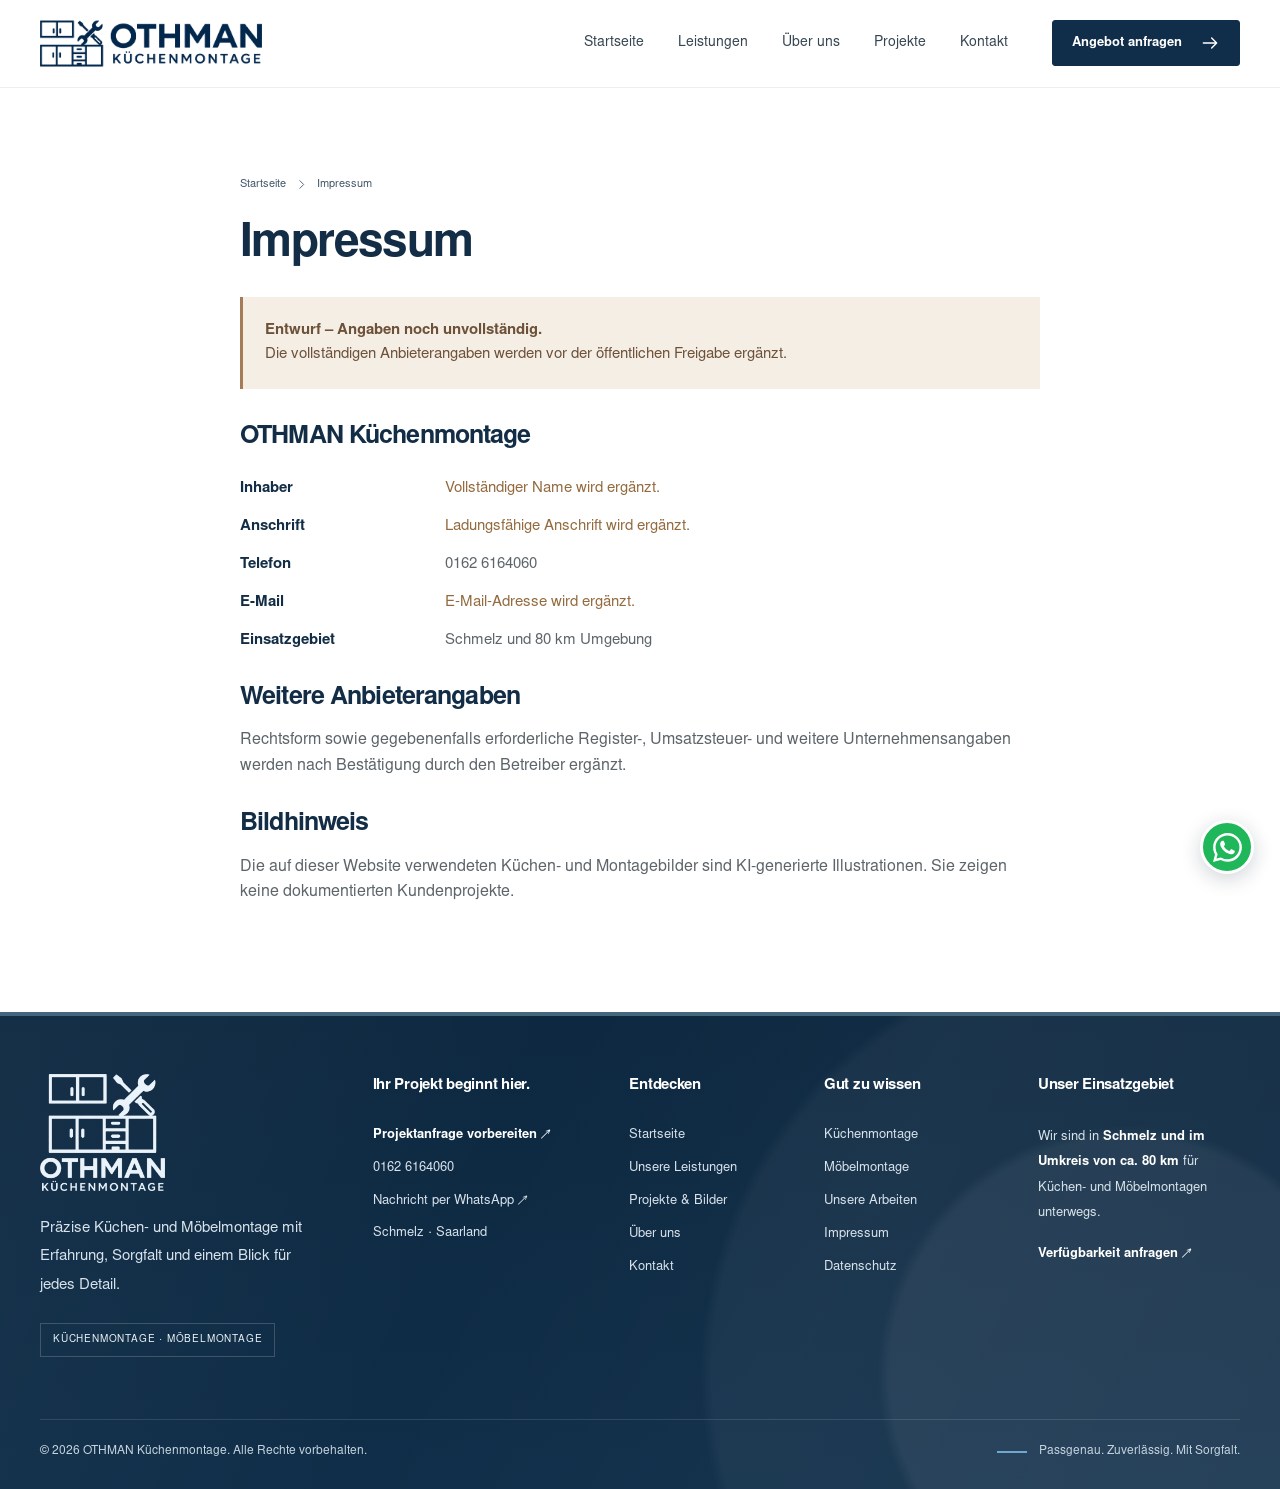
<file: impressum.html>
<!DOCTYPE html>
<html lang="de"><head><meta charset="utf-8"/><meta content="width=device-width,initial-scale=1" name="viewport"/><meta content="#102e49" name="theme-color"/><meta content="noindex,nofollow" name="robots"/><title>Impressum – Entwurf | OTHMAN Küchenmontage</title><meta content="Impressum der Website OTHMAN Küchenmontage. Entwurf mit noch zu ergänzenden Anbieterangaben." name="description"/><meta content="website" property="og:type"/><meta content="de_DE" property="og:locale"/><meta content="Impressum – Entwurf | OTHMAN Küchenmontage" property="og:title"/><meta content="Impressum der Website OTHMAN Küchenmontage. Entwurf mit noch zu ergänzenden Anbieterangaben." property="og:description"/><meta content="https://othman-kuechenmontage.drym1.chatgpt.site/assets/hero.webp" property="og:image"/><meta content="https://othman-kuechenmontage.drym1.chatgpt.site/impressum.html" property="og:url"/><link href="assets/favicon.svg" rel="icon" type="image/svg+xml"/><link as="font" crossorigin="" href="assets/sans.woff" rel="preload" type="font/woff"/><link as="font" crossorigin="" href="assets/sans-bold.woff" rel="preload" type="font/woff"/><link href="assets/styles.css" rel="stylesheet"/><script defer="" src="assets/app.js"></script><link href="assets/gallery-reference.css" rel="stylesheet"/><link href="assets/motion.css" rel="stylesheet"/><script defer="" src="assets/motion.js"></script><link rel="stylesheet" href="assets/footer-premium.css"/></head><body><a class="skip-link" href="#main">Zum Inhalt springen</a><header class="site-header"><div class="container header-inner"><a aria-label="OTHMAN Küchenmontage – Startseite" class="brand" href="index.html"><img alt="OTHMAN Küchenmontage" class="brand-logo-img" src="assets/othman-logo-horizontal.png"/></a><nav aria-label="Hauptnavigation" class="desktop-nav"><a href="index.html">Startseite</a><a href="leistungen.html">Leistungen</a><a href="ueber-uns.html">Über uns</a><a href="projekte.html">Projekte</a><a href="kontakt.html">Kontakt</a><a class="btn" href="kontakt.html">Angebot anfragen<svg aria-hidden="true" class="icon" viewbox="0 0 24 24"><path d="M4 12h16m-6-6 6 6-6 6"></path></svg></a></nav><div class="mobile-actions"><a aria-label="OTHMAN anrufen" class="mobile-call" href="tel:+491626164060"><svg aria-hidden="true" class="icon" viewbox="0 0 24 24"><path d="m8 3 2 5-2.8 2a15 15 0 0 0 6.8 6.8l2-2.8 5 2-.5 4c-.2 1-1.1 1.8-2.1 1.7C10 21 3 14 2.3 5.6 2.2 4.6 3 3.7 4 3.5Z"></path></svg></a><button aria-controls="mobile-nav" aria-expanded="false" aria-label="Menü öffnen" class="menu-toggle"><svg aria-hidden="true" class="icon" viewbox="0 0 24 24"><path d="M3 6h18M3 12h18M3 18h18"></path></svg></button></div></div><nav aria-label="Mobile Navigation" class="mobile-nav" hidden="" id="mobile-nav"><a href="index.html">Startseite</a><a href="leistungen.html">Leistungen</a><a href="ueber-uns.html">Über uns</a><a href="projekte.html">Projekte</a><a href="kontakt.html">Kontakt</a><a class="btn" href="kontakt.html">Angebot anfragen<svg aria-hidden="true" class="icon" viewbox="0 0 24 24"><path d="M4 12h16m-6-6 6 6-6 6"></path></svg></a></nav></header><main id="main"><section class="section"><div class="container legal-container"><div class="breadcrumb"><a href="index.html">Startseite</a><svg aria-hidden="true" class="icon" viewbox="0 0 24 24"><path d="m9 5 7 7-7 7"></path></svg><span>Impressum</span></div><h1>Impressum</h1><div class="draft-note"><strong>Entwurf – Angaben noch unvollständig.</strong><br/>Die vollständigen Anbieterangaben werden vor der öffentlichen Freigabe ergänzt.</div><h2>OTHMAN Küchenmontage</h2><dl class="legal-data"><dt>Inhaber</dt><dd class="pending">Vollständiger Name wird ergänzt.</dd><dt>Anschrift</dt><dd class="pending">Ladungsfähige Anschrift wird ergänzt.</dd><dt>Telefon</dt><dd><a href="tel:+491626164060">0162 6164060</a></dd><dt>E-Mail</dt><dd class="pending">E-Mail-Adresse wird ergänzt.</dd><dt>Einsatzgebiet</dt><dd>Schmelz und 80 km Umgebung</dd></dl><h2>Weitere Anbieterangaben</h2><p>Rechtsform sowie gegebenenfalls erforderliche Register-, Umsatzsteuer- und weitere Unternehmensangaben werden nach Bestätigung durch den Betreiber ergänzt.</p><h2>Bildhinweis</h2><p>Die auf dieser Website verwendeten Küchen- und Montagebilder sind KI-generierte Illustrationen. Sie zeigen keine dokumentierten Kundenprojekte.</p></div></section></main><footer class="site-footer site-footer--premium" aria-label="Website-Fußbereich">
  <div class="footer-top-accent" aria-hidden="true"></div>
  <div class="container footer-premium-wrap">
    <div class="footer-grid">
      <div class="footer-company">
        <a aria-label="OTHMAN Küchenmontage – zur Startseite" class="footer-identity" href="index.html"><img alt="OTHMAN Küchenmontage" class="footer-logo-img" src="assets/othman-logo-stacked-light.png"/></a>
        <p>Präzise Küchen- und Möbelmontage mit Erfahrung, Sorgfalt und einem Blick für jedes Detail.</p>
        <span class="footer-brand-label">KÜCHENMONTAGE · MÖBELMONTAGE</span>
      </div>
      <div class="footer-column footer-contact-column">
        <h3>Ihr Projekt beginnt hier.</h3>
        <a class="footer-text-link" href="kontakt.html">Projektanfrage vorbereiten <span aria-hidden="true">↗</span></a>
        <a href="tel:+491626164060">0162 6164060</a>
        <a href="https://wa.me/491626164060" target="_blank" rel="noopener noreferrer">Nachricht per WhatsApp <span aria-hidden="true">↗</span></a>
        <span class="footer-muted">Schmelz · Saarland</span>
      </div>
      <nav class="footer-column" aria-label="Seiten im Überblick">
        <h3>Entdecken</h3>
        <a href="index.html">Startseite</a>
        <a href="leistungen.html">Unsere Leistungen</a>
        <a href="projekte.html">Projekte & Bilder</a>
        <a href="ueber-uns.html">Über uns</a>
        <a href="kontakt.html">Kontakt</a>
      </nav>
      <nav class="footer-column" aria-label="Weitere Informationen">
        <h3>Gut zu wissen</h3>
        <a href="leistungen.html">Küchenmontage</a>
        <a href="leistungen.html">Möbelmontage</a>
        <a href="projekte.html">Unsere Arbeiten</a>
        <a href="impressum.html">Impressum</a>
        <a href="datenschutz.html">Datenschutz</a>
      </nav>
      <div class="footer-column footer-service-area">
        <h3>Unser Einsatzgebiet</h3>
        <p>Wir sind in <strong>Schmelz und im Umkreis von ca. 80 km</strong> für Küchen- und Möbelmontagen unterwegs.</p>
        <a class="footer-area-link" href="kontakt.html">Verfügbarkeit anfragen <span aria-hidden="true">↗</span></a>
      </div>
    </div>
    <div class="footer-bottom-premium">
      <span>© 2026 OTHMAN Küchenmontage. Alle Rechte vorbehalten.</span>
      <span class="footer-bottom-motto"><span class="footer-motto-rule" aria-hidden="true"></span> Passgenau. Zuverlässig. Mit Sorgfalt.</span>
    </div>
  </div>
</footer><a aria-label="Kontakt über WhatsApp (öffnet einen neuen Tab)" class="whatsapp-float" href="https://wa.me/491626164060" rel="noopener noreferrer" target="_blank"><svg aria-hidden="true" class="whatsapp-brand-mark" viewBox="0 0 16 16" xmlns="http://www.w3.org/2000/svg"><path d="M13.601 2.326A7.854 7.854 0 0 0 7.994 0C3.627 0 .068 3.558.064 7.926c0 1.399.366 2.76 1.057 3.965L0 16l4.204-1.102a7.933 7.933 0 0 0 3.79.965h.004c4.368 0 7.926-3.558 7.93-7.93A7.898 7.898 0 0 0 13.6 2.326zM7.994 14.521a6.573 6.573 0 0 1-3.356-.92l-.24-.144-2.494.654.666-2.433-.156-.251a6.56 6.56 0 0 1-1.007-3.505c0-3.626 2.957-6.584 6.591-6.584a6.56 6.56 0 0 1 4.66 1.931 6.557 6.557 0 0 1 1.928 4.66c-.004 3.639-2.961 6.592-6.592 6.592zm3.615-4.934c-.197-.099-1.17-.578-1.353-.646-.182-.065-.315-.099-.445.099-.133.197-.513.646-.627.775-.114.133-.232.148-.43.05-.197-.1-.836-.308-1.592-.985-.59-.525-.985-1.175-1.103-1.372-.114-.198-.011-.304.088-.403.087-.088.197-.232.296-.346.1-.114.133-.198.198-.33.065-.134.034-.248-.015-.347-.05-.099-.445-1.076-.612-1.47-.16-.389-.323-.335-.445-.34-.114-.007-.247-.007-.38-.007a.729.729 0 0 0-.529.247c-.182.198-.691.677-.691 1.654 0 .977.71 1.916.81 2.049.098.133 1.394 2.132 3.383 2.992.47.205.84.326 1.129.418.475.152.904.129 1.246.08.38-.058 1.171-.48 1.338-.943.164-.464.164-.86.114-.943-.049-.084-.182-.133-.38-.232z"/></svg></a></body></html>
</file>
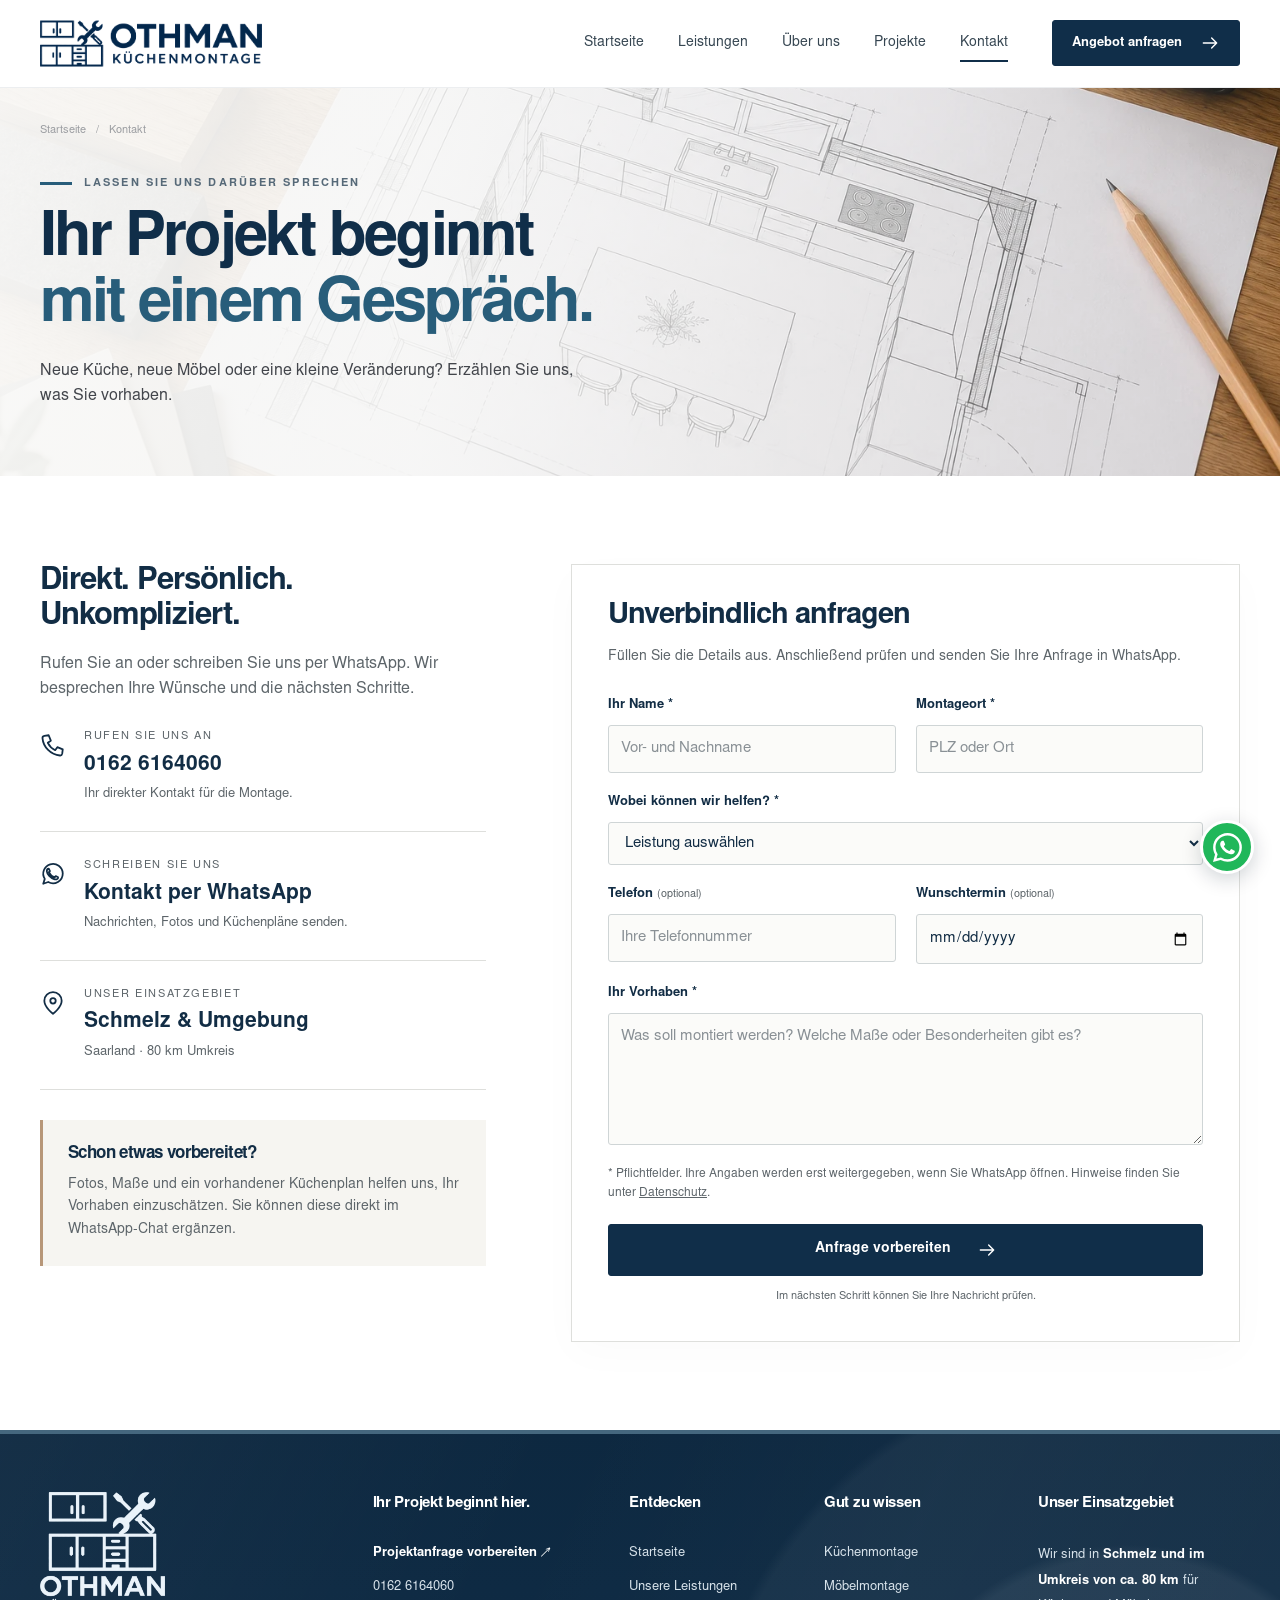
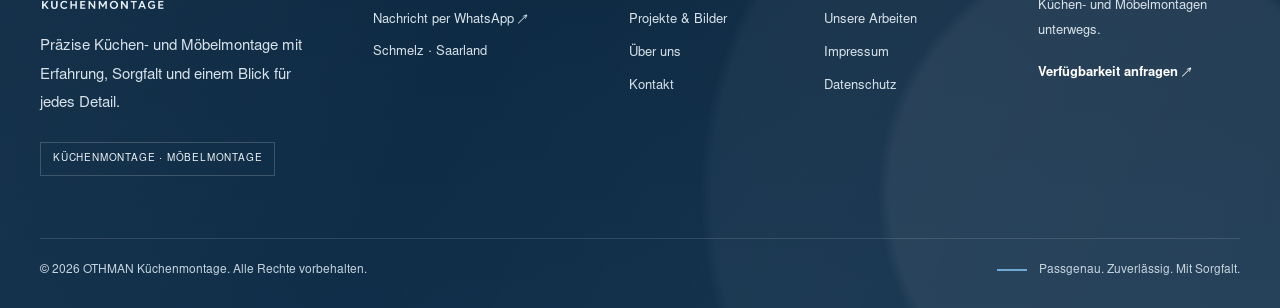
<file: kontakt.html>
<!DOCTYPE html>

<html lang="de"><head><meta charset="utf-8"/><meta content="width=device-width,initial-scale=1" name="viewport"/><meta content="#102e49" name="theme-color"/><meta content="noindex,nofollow" name="robots"/><title>Kontakt &amp; Angebot anfragen | OTHMAN Küchenmontage</title><meta content="Fragen Sie Ihre Küchen- oder Möbelmontage in Schmelz und Umgebung an. Telefon 0162 6164060 oder Anfrage per WhatsApp." name="description"/><meta content="website" property="og:type"/><meta content="de_DE" property="og:locale"/><meta content="Kontakt &amp; Angebot anfragen | OTHMAN Küchenmontage" property="og:title"/><meta content="Fragen Sie Ihre Küchen- oder Möbelmontage in Schmelz und Umgebung an. Telefon 0162 6164060 oder Anfrage per WhatsApp." property="og:description"/><meta content="https://othman-kuechenmontage.drym1.chatgpt.site/assets/hero.webp" property="og:image"/><meta content="https://othman-kuechenmontage.drym1.chatgpt.site/kontakt.html" property="og:url"/><link href="assets/favicon.svg" rel="icon" type="image/svg+xml"/><link as="font" crossorigin="" href="assets/sans.woff" rel="preload" type="font/woff"/><link as="font" crossorigin="" href="assets/sans-bold.woff" rel="preload" type="font/woff"/><link href="assets/styles.css" rel="stylesheet"/><script defer="" src="assets/app.js"></script><link href="assets/gallery-reference.css" rel="stylesheet"/><link href="assets/motion.css" rel="stylesheet"/><script defer="" src="assets/motion.js"></script><link href="assets/subpage-heroes.css" rel="stylesheet"/>
<link rel="stylesheet" href="assets/footer-premium.css"/></head><body><a class="skip-link" href="#main">Zum Inhalt springen</a><header class="site-header"><div class="container header-inner"><a aria-label="OTHMAN Küchenmontage – Startseite" class="brand" href="index.html"><img alt="OTHMAN Küchenmontage" class="brand-logo-img" src="assets/othman-logo-horizontal.png"/></a><nav aria-label="Hauptnavigation" class="desktop-nav"><a href="index.html">Startseite</a><a href="leistungen.html">Leistungen</a><a href="ueber-uns.html">Über uns</a><a href="projekte.html">Projekte</a><a aria-current="page" href="kontakt.html">Kontakt</a><a class="btn" href="kontakt.html">Angebot anfragen<svg aria-hidden="true" class="icon" viewbox="0 0 24 24"><path d="M4 12h16m-6-6 6 6-6 6"></path></svg></a></nav><div class="mobile-actions"><a aria-label="OTHMAN anrufen" class="mobile-call" href="tel:+491626164060"><svg aria-hidden="true" class="icon" viewbox="0 0 24 24"><path d="m8 3 2 5-2.8 2a15 15 0 0 0 6.8 6.8l2-2.8 5 2-.5 4c-.2 1-1.1 1.8-2.1 1.7C10 21 3 14 2.3 5.6 2.2 4.6 3 3.7 4 3.5Z"></path></svg></a><button aria-controls="mobile-nav" aria-expanded="false" aria-label="Menü öffnen" class="menu-toggle"><svg aria-hidden="true" class="icon" viewbox="0 0 24 24"><path d="M3 6h18M3 12h18M3 18h18"></path></svg></button></div></div><nav aria-label="Mobile Navigation" class="mobile-nav" hidden="" id="mobile-nav"><a href="index.html">Startseite</a><a href="leistungen.html">Leistungen</a><a href="ueber-uns.html">Über uns</a><a href="projekte.html">Projekte</a><a aria-current="page" href="kontakt.html">Kontakt</a><a class="btn" href="kontakt.html">Angebot anfragen<svg aria-hidden="true" class="icon" viewbox="0 0 24 24"><path d="M4 12h16m-6-6 6 6-6 6"></path></svg></a></nav></header><main id="main"><section class="subpage-intro subpage-intro--kontakt"><img alt="" aria-hidden="true" class="intro-background-image" decoding="async" fetchpriority="high" width="1536" height="1024" src="assets/planning.webp"/><div class="container"><nav aria-label="Brotkrümelnavigation" class="breadcrumb"><a href="index.html">Startseite</a><span aria-hidden="true">/</span><span aria-current="page">Kontakt</span></nav><div class="intro-inner"><div><span class="eyebrow">Lassen Sie uns darüber sprechen</span><h1>Ihr Projekt beginnt<br/><em>mit einem Gespräch.</em></h1></div><p>Neue Küche, neue Möbel oder eine kleine Veränderung? Erzählen Sie uns, was Sie vorhaben.</p></div></div></section><section class="section"><div class="container contact-grid"><aside class="contact-aside"><h2>Direkt. Persönlich.<br/>Unkompliziert.</h2><p>Rufen Sie an oder schreiben Sie uns per WhatsApp. Wir besprechen Ihre Wünsche und die nächsten Schritte.</p><a class="contact-method" href="tel:+491626164060"><svg aria-hidden="true" class="icon" viewbox="0 0 24 24"><path d="m8 3 2 5-2.8 2a15 15 0 0 0 6.8 6.8l2-2.8 5 2-.5 4c-.2 1-1.1 1.8-2.1 1.7C10 21 3 14 2.3 5.6 2.2 4.6 3 3.7 4 3.5Z"></path></svg><div><span>Rufen Sie uns an</span><strong>0162 6164060</strong><p>Ihr direkter Kontakt für die Montage.</p></div></a><a class="contact-method" href="https://wa.me/491626164060" rel="noopener noreferrer" target="_blank"><svg aria-hidden="true" class="icon" viewbox="0 0 24 24"><path d="M21 11.5a9 9 0 0 1-13.4 7.9L3 21l1.4-4.5A9 9 0 1 1 21 11.5Z"></path><path d="m8.1 7.1 1.1 2.2-1 1a9 9 0 0 0 5.3 4.8l1-1.2 2.2 1.1c.2 2-1.8 2.4-3.7 1.7-3.3-1.3-6.5-4.5-6.7-7-.1-1.3.7-2.5 1.8-2.6Z"></path></svg><div><span>Schreiben Sie uns</span><strong>Kontakt per WhatsApp</strong><p>Nachrichten, Fotos und Küchenpläne senden.</p></div></a><div class="contact-method"><svg aria-hidden="true" class="icon" viewbox="0 0 24 24"><path d="M20 10c0 6-8 12-8 12S4 16 4 10a8 8 0 1 1 16 0Z"></path><circle cx="12" cy="10" r="2.5"></circle></svg><div><span>Unser Einsatzgebiet</span><strong>Schmelz &amp; Umgebung</strong><p>Saarland · 80 km Umkreis</p></div></div><div class="contact-hint"><h3>Schon etwas vorbereitet?</h3><p>Fotos, Maße und ein vorhandener Küchenplan helfen uns, Ihr Vorhaben einzuschätzen. Sie können diese direkt im WhatsApp-Chat ergänzen.</p></div></aside><div class="request-panel"><h2>Unverbindlich anfragen</h2><p>Füllen Sie die Details aus. Anschließend prüfen und senden Sie Ihre Anfrage in WhatsApp.</p><noscript><p>Das Anfrageformular benötigt JavaScript. Sie erreichen uns auch direkt per <a href="https://wa.me/491626164060">WhatsApp</a> oder telefonisch unter <a href="tel:+491626164060">0162 6164060</a>.</p></noscript><form id="request-form"><div class="form-grid"><div class="field"><label for="name">Ihr Name *</label><input autocomplete="name" id="name" maxlength="100" name="name" placeholder="Vor- und Nachname" required=""/></div><div class="field"><label for="location">Montageort *</label><input autocomplete="address-level2" id="location" maxlength="120" name="location" placeholder="PLZ oder Ort" required=""/></div><div class="field wide"><label for="service">Wobei können wir helfen? *</label><select id="service" name="service" required=""><option disabled="" selected="" value="">Leistung auswählen</option><option value="Küchenmontage">Küchenmontage</option><option value="Möbelmontage">Möbelmontage</option><option value="Aufmaß &amp; Planung">Aufmaß &amp; Planung</option><option value="Umbau &amp; Anpassung">Umbau &amp; Anpassung</option><option value="Allgemeine Anfrage">Allgemeine Anfrage</option></select></div><div class="field"><label for="phone">Telefon <small>(optional)</small></label><input autocomplete="tel" id="phone" maxlength="40" name="phone" placeholder="Ihre Telefonnummer" type="tel"/></div><div class="field"><label for="date">Wunschtermin <small>(optional)</small></label><input id="date" name="date" type="date"/></div><div class="field wide"><label for="message">Ihr Vorhaben *</label><textarea id="message" maxlength="2500" minlength="10" name="message" placeholder="Was soll montiert werden? Welche Maße oder Besonderheiten gibt es?" required=""></textarea></div></div><p class="form-note">* Pflichtfelder. Ihre Angaben werden erst weitergegeben, wenn Sie WhatsApp öffnen. Hinweise finden Sie unter <a href="datenschutz.html">Datenschutz</a>.</p><button class="btn" type="submit">Anfrage vorbereiten<svg aria-hidden="true" class="icon" viewbox="0 0 24 24"><path d="M4 12h16m-6-6 6 6-6 6"></path></svg></button><p class="form-help">Im nächsten Schritt können Sie Ihre Nachricht prüfen.</p></form><section class="request-preview" hidden="" id="request-preview" tabindex="-1"><span class="eyebrow">Noch nicht versendet</span><h3>Ihre Anfrage ist bereit.</h3><p>Prüfen Sie Ihre Nachricht. Öffnen Sie anschließend WhatsApp und senden Sie die Anfrage dort ab.</p><pre class="request-message" id="request-message"></pre><a class="btn" href="https://wa.me/491626164060" id="open-whatsapp" rel="noopener noreferrer" target="_blank">In WhatsApp öffnen<svg aria-hidden="true" class="icon" viewbox="0 0 24 24"><path d="M21 11.5a9 9 0 0 1-13.4 7.9L3 21l1.4-4.5A9 9 0 1 1 21 11.5Z"></path><path d="m8.1 7.1 1.1 2.2-1 1a9 9 0 0 0 5.3 4.8l1-1.2 2.2 1.1c.2 2-1.8 2.4-3.7 1.7-3.3-1.3-6.5-4.5-6.7-7-.1-1.3.7-2.5 1.8-2.6Z"></path></svg></a><button class="edit-request" id="edit-request" type="button">Angaben bearbeiten</button></section></div></div></section></main><footer class="site-footer site-footer--premium" aria-label="Website-Fußbereich">
  <div class="footer-top-accent" aria-hidden="true"></div>
  <div class="container footer-premium-wrap">
    <div class="footer-grid">
      <div class="footer-company">
        <a aria-label="OTHMAN Küchenmontage – zur Startseite" class="footer-identity" href="index.html"><img alt="OTHMAN Küchenmontage" class="footer-logo-img" src="assets/othman-logo-stacked-light.png"/></a>
        <p>Präzise Küchen- und Möbelmontage mit Erfahrung, Sorgfalt und einem Blick für jedes Detail.</p>
        <span class="footer-brand-label">KÜCHENMONTAGE · MÖBELMONTAGE</span>
      </div>
      <div class="footer-column footer-contact-column">
        <h3>Ihr Projekt beginnt hier.</h3>
        <a class="footer-text-link" href="kontakt.html">Projektanfrage vorbereiten <span aria-hidden="true">↗</span></a>
        <a href="tel:+491626164060">0162 6164060</a>
        <a href="https://wa.me/491626164060" target="_blank" rel="noopener noreferrer">Nachricht per WhatsApp <span aria-hidden="true">↗</span></a>
        <span class="footer-muted">Schmelz · Saarland</span>
      </div>
      <nav class="footer-column" aria-label="Seiten im Überblick">
        <h3>Entdecken</h3>
        <a href="index.html">Startseite</a>
        <a href="leistungen.html">Unsere Leistungen</a>
        <a href="projekte.html">Projekte & Bilder</a>
        <a href="ueber-uns.html">Über uns</a>
        <a href="kontakt.html">Kontakt</a>
      </nav>
      <nav class="footer-column" aria-label="Weitere Informationen">
        <h3>Gut zu wissen</h3>
        <a href="leistungen.html">Küchenmontage</a>
        <a href="leistungen.html">Möbelmontage</a>
        <a href="projekte.html">Unsere Arbeiten</a>
        <a href="impressum.html">Impressum</a>
        <a href="datenschutz.html">Datenschutz</a>
      </nav>
      <div class="footer-column footer-service-area">
        <h3>Unser Einsatzgebiet</h3>
        <p>Wir sind in <strong>Schmelz und im Umkreis von ca. 80 km</strong> für Küchen- und Möbelmontagen unterwegs.</p>
        <a class="footer-area-link" href="kontakt.html">Verfügbarkeit anfragen <span aria-hidden="true">↗</span></a>
      </div>
    </div>
    <div class="footer-bottom-premium">
      <span>© 2026 OTHMAN Küchenmontage. Alle Rechte vorbehalten.</span>
      <span class="footer-bottom-motto"><span class="footer-motto-rule" aria-hidden="true"></span> Passgenau. Zuverlässig. Mit Sorgfalt.</span>
    </div>
  </div>
</footer><a aria-label="Kontakt über WhatsApp (öffnet einen neuen Tab)" class="whatsapp-float" href="https://wa.me/491626164060" rel="noopener noreferrer" target="_blank"><svg aria-hidden="true" class="whatsapp-brand-mark" viewBox="0 0 16 16" xmlns="http://www.w3.org/2000/svg"><path d="M13.601 2.326A7.854 7.854 0 0 0 7.994 0C3.627 0 .068 3.558.064 7.926c0 1.399.366 2.76 1.057 3.965L0 16l4.204-1.102a7.933 7.933 0 0 0 3.79.965h.004c4.368 0 7.926-3.558 7.93-7.93A7.898 7.898 0 0 0 13.6 2.326zM7.994 14.521a6.573 6.573 0 0 1-3.356-.92l-.24-.144-2.494.654.666-2.433-.156-.251a6.56 6.56 0 0 1-1.007-3.505c0-3.626 2.957-6.584 6.591-6.584a6.56 6.56 0 0 1 4.66 1.931 6.557 6.557 0 0 1 1.928 4.66c-.004 3.639-2.961 6.592-6.592 6.592zm3.615-4.934c-.197-.099-1.17-.578-1.353-.646-.182-.065-.315-.099-.445.099-.133.197-.513.646-.627.775-.114.133-.232.148-.43.05-.197-.1-.836-.308-1.592-.985-.59-.525-.985-1.175-1.103-1.372-.114-.198-.011-.304.088-.403.087-.088.197-.232.296-.346.1-.114.133-.198.198-.33.065-.134.034-.248-.015-.347-.05-.099-.445-1.076-.612-1.47-.16-.389-.323-.335-.445-.34-.114-.007-.247-.007-.38-.007a.729.729 0 0 0-.529.247c-.182.198-.691.677-.691 1.654 0 .977.71 1.916.81 2.049.098.133 1.394 2.132 3.383 2.992.47.205.84.326 1.129.418.475.152.904.129 1.246.08.38-.058 1.171-.48 1.338-.943.164-.464.164-.86.114-.943-.049-.084-.182-.133-.38-.232z"/></svg></a></body></html>
</file>
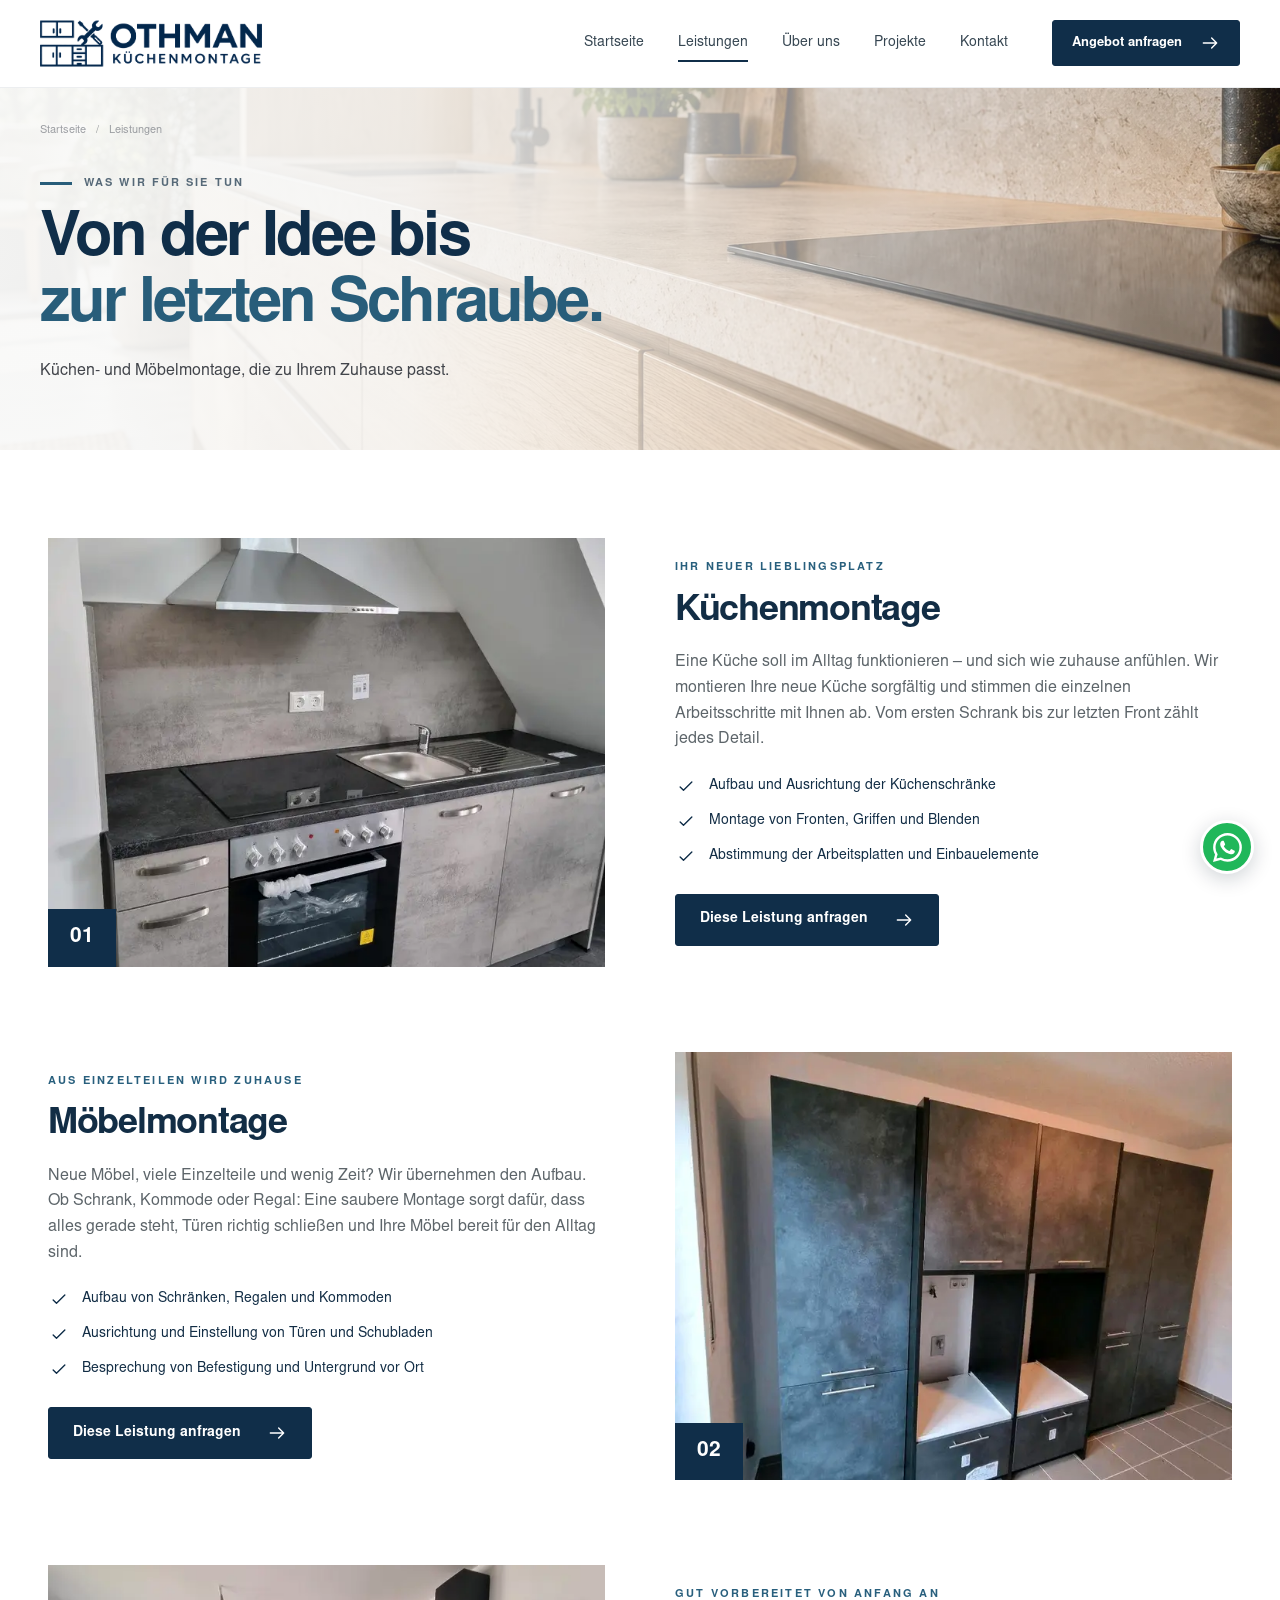
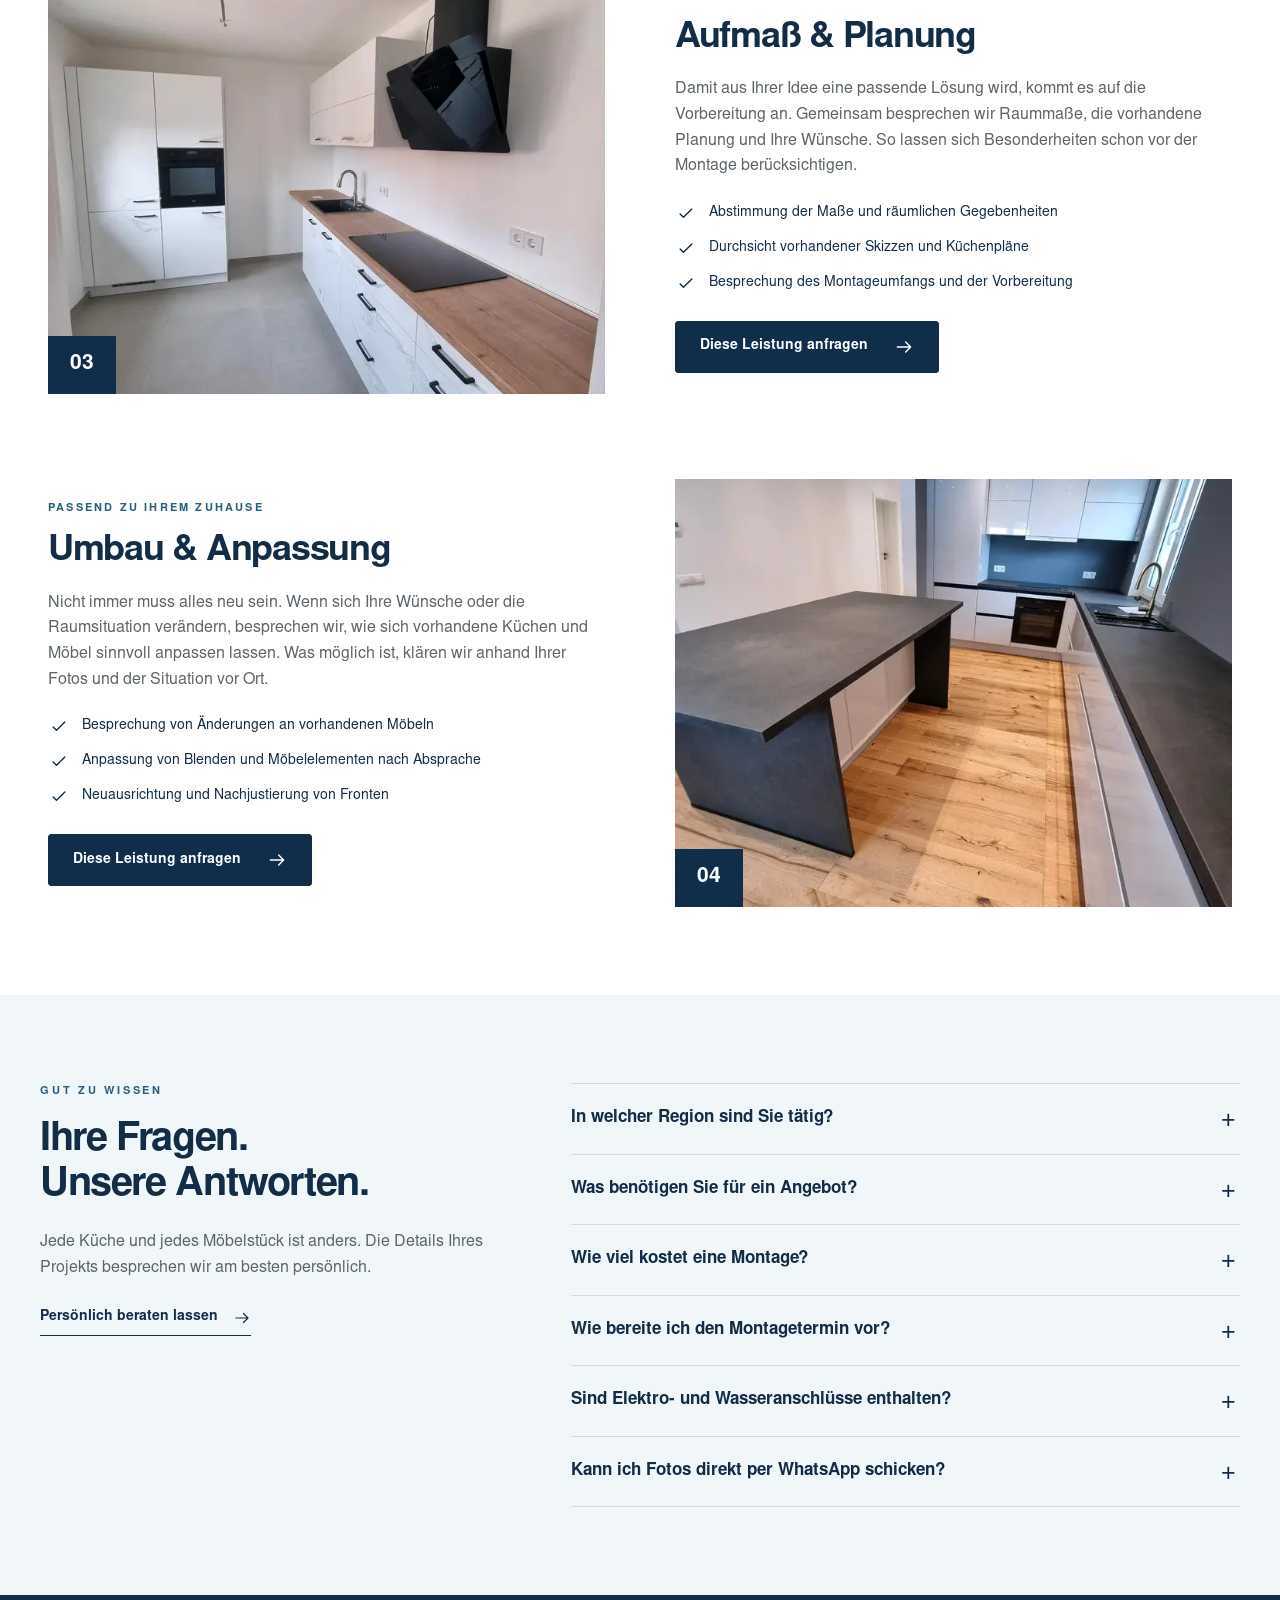
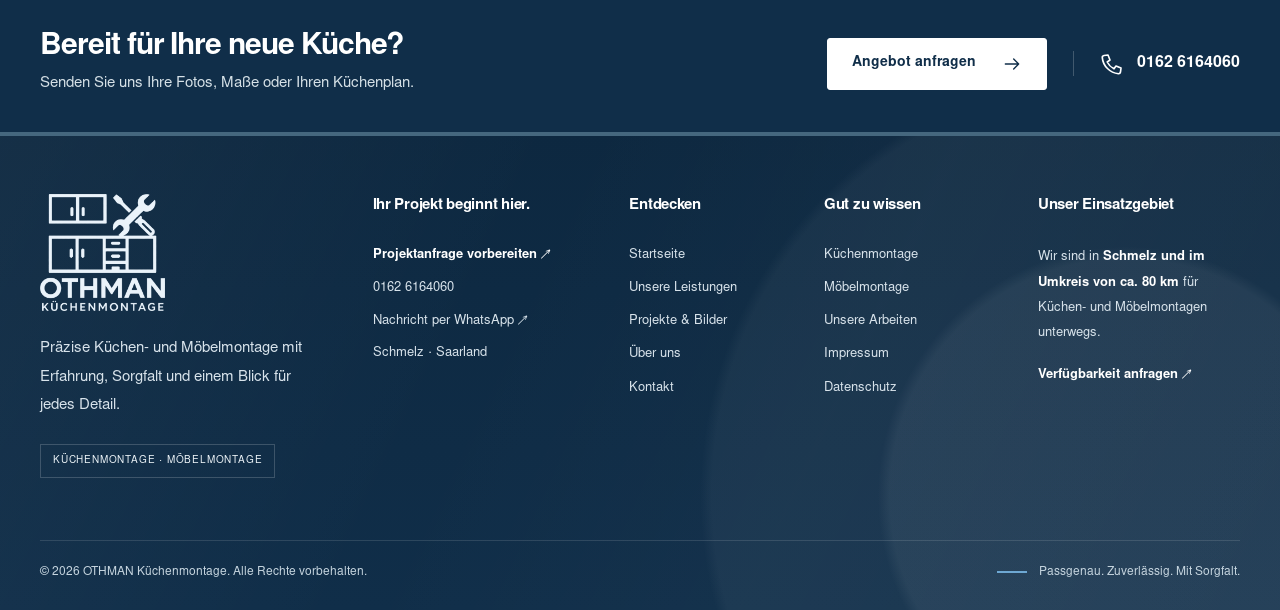
<file: leistungen.html>
<!DOCTYPE html>

<html lang="de"><head><meta charset="utf-8"/><meta content="width=device-width,initial-scale=1" name="viewport"/><meta content="#102e49" name="theme-color"/><meta content="noindex,nofollow" name="robots"/><title>Unsere Leistungen | OTHMAN Küchenmontage</title><meta content="Küchenmontage, Möbelaufbau, Aufmaß und Umbau: Entdecken Sie die Leistungen von OTHMAN Küchenmontage in Schmelz und Umgebung." name="description"/><meta content="website" property="og:type"/><meta content="de_DE" property="og:locale"/><meta content="Unsere Leistungen | OTHMAN Küchenmontage" property="og:title"/><meta content="Küchenmontage, Möbelaufbau, Aufmaß und Umbau: Entdecken Sie die Leistungen von OTHMAN Küchenmontage in Schmelz und Umgebung." property="og:description"/><meta content="https://othman-kuechenmontage.drym1.chatgpt.site/assets/hero.webp" property="og:image"/><meta content="https://othman-kuechenmontage.drym1.chatgpt.site/leistungen.html" property="og:url"/><link href="assets/favicon.svg" rel="icon" type="image/svg+xml"/><link as="font" crossorigin="" href="assets/sans.woff" rel="preload" type="font/woff"/><link as="font" crossorigin="" href="assets/sans-bold.woff" rel="preload" type="font/woff"/><link href="assets/styles.css" rel="stylesheet"/><script defer="" src="assets/app.js"></script><link as="image" href="assets/detail.webp" rel="preload"/><link href="assets/gallery-reference.css" rel="stylesheet"/><link href="assets/motion.css" rel="stylesheet"/><script defer="" src="assets/motion.js"></script><link href="assets/leistungen-bildgroesse.css" rel="stylesheet"/><link href="assets/leistungen-farbkorrektur.css" rel="stylesheet"/><link href="assets/subpage-heroes.css" rel="stylesheet"/>
<link rel="stylesheet" href="assets/footer-premium.css"/></head><body><a class="skip-link" href="#main">Zum Inhalt springen</a><header class="site-header"><div class="container header-inner"><a aria-label="OTHMAN Küchenmontage – Startseite" class="brand" href="index.html"><img alt="OTHMAN Küchenmontage" class="brand-logo-img" src="assets/othman-logo-horizontal.png"/></a><nav aria-label="Hauptnavigation" class="desktop-nav"><a href="index.html">Startseite</a><a aria-current="page" href="leistungen.html">Leistungen</a><a href="ueber-uns.html">Über uns</a><a href="projekte.html">Projekte</a><a href="kontakt.html">Kontakt</a><a class="btn" href="kontakt.html">Angebot anfragen<svg aria-hidden="true" class="icon" viewbox="0 0 24 24"><path d="M4 12h16m-6-6 6 6-6 6"></path></svg></a></nav><div class="mobile-actions"><a aria-label="OTHMAN anrufen" class="mobile-call" href="tel:+491626164060"><svg aria-hidden="true" class="icon" viewbox="0 0 24 24"><path d="m8 3 2 5-2.8 2a15 15 0 0 0 6.8 6.8l2-2.8 5 2-.5 4c-.2 1-1.1 1.8-2.1 1.7C10 21 3 14 2.3 5.6 2.2 4.6 3 3.7 4 3.5Z"></path></svg></a><button aria-controls="mobile-nav" aria-expanded="false" aria-label="Menü öffnen" class="menu-toggle"><svg aria-hidden="true" class="icon" viewbox="0 0 24 24"><path d="M3 6h18M3 12h18M3 18h18"></path></svg></button></div></div><nav aria-label="Mobile Navigation" class="mobile-nav" hidden="" id="mobile-nav"><a href="index.html">Startseite</a><a aria-current="page" href="leistungen.html">Leistungen</a><a href="ueber-uns.html">Über uns</a><a href="projekte.html">Projekte</a><a href="kontakt.html">Kontakt</a><a class="btn" href="kontakt.html">Angebot anfragen<svg aria-hidden="true" class="icon" viewbox="0 0 24 24"><path d="M4 12h16m-6-6 6 6-6 6"></path></svg></a></nav></header><main id="main"><section class="subpage-intro subpage-intro--leistungen"><img alt="" aria-hidden="true" class="intro-background-image" decoding="async" fetchpriority="high" width="1536" height="1024" src="assets/detail.webp"/><div class="container"><nav aria-label="Brotkrümelnavigation" class="breadcrumb"><a href="index.html">Startseite</a><span aria-hidden="true">/</span><span aria-current="page">Leistungen</span></nav><div class="intro-inner"><div><span class="eyebrow">Was wir für Sie tun</span><h1>Von der Idee bis<br/><em>zur letzten Schraube.</em></h1></div><p>Küchen- und Möbelmontage, die zu Ihrem Zuhause passt.</p></div></div></section><section class="section"><div class="container babin-size-service-rows"><article class="service-detail" id="kuechenmontage"><div class="detail-image"><img alt="Moderne Küche mit passgenauen Schränken und einer Kochinsel aus Eichenholz" class="listing-photo" height="1024" loading="lazy" src="assets/kleinanzeigen/kueche-02.jpg" width="1536"/><span class="image-number">01</span></div><div><span class="detail-kicker">Ihr neuer Lieblingsplatz</span><h2>Küchenmontage</h2><p>Eine Küche soll im Alltag funktionieren – und sich wie zuhause anfühlen. Wir montieren Ihre neue Küche sorgfältig und stimmen die einzelnen Arbeitsschritte mit Ihnen ab. Vom ersten Schrank bis zur letzten Front zählt jedes Detail.</p><ul class="check-list"><li><svg aria-hidden="true" class="icon" viewbox="0 0 24 24"><path d="m5 12 4 4L19 6"></path></svg><span>Aufbau und Ausrichtung der Küchenschränke</span></li><li><svg aria-hidden="true" class="icon" viewbox="0 0 24 24"><path d="m5 12 4 4L19 6"></path></svg><span>Montage von Fronten, Griffen und Blenden</span></li><li><svg aria-hidden="true" class="icon" viewbox="0 0 24 24"><path d="m5 12 4 4L19 6"></path></svg><span>Abstimmung der Arbeitsplatten und Einbauelemente</span></li></ul><a class="btn" href="kontakt.html?leistung=K%C3%BCchenmontage">Diese Leistung anfragen<svg aria-hidden="true" class="icon" viewbox="0 0 24 24"><path d="M4 12h16m-6-6 6 6-6 6"></path></svg></a></div></article><article class="service-detail" id="moebelmontage"><div class="detail-image"><img alt="Hände beim sorgfältigen Einstellen eines Möbelscharniers" class="listing-photo" height="1024" loading="lazy" src="assets/kleinanzeigen/moebel-03.jpg" width="1536"/><span class="image-number">02</span></div><div><span class="detail-kicker">Aus Einzelteilen wird Zuhause</span><h2>Möbelmontage</h2><p>Neue Möbel, viele Einzelteile und wenig Zeit? Wir übernehmen den Aufbau. Ob Schrank, Kommode oder Regal: Eine saubere Montage sorgt dafür, dass alles gerade steht, Türen richtig schließen und Ihre Möbel bereit für den Alltag sind.</p><ul class="check-list"><li><svg aria-hidden="true" class="icon" viewbox="0 0 24 24"><path d="m5 12 4 4L19 6"></path></svg><span>Aufbau von Schränken, Regalen und Kommoden</span></li><li><svg aria-hidden="true" class="icon" viewbox="0 0 24 24"><path d="m5 12 4 4L19 6"></path></svg><span>Ausrichtung und Einstellung von Türen und Schubladen</span></li><li><svg aria-hidden="true" class="icon" viewbox="0 0 24 24"><path d="m5 12 4 4L19 6"></path></svg><span>Besprechung von Befestigung und Untergrund vor Ort</span></li></ul><a class="btn" href="kontakt.html?leistung=M%C3%B6belmontage">Diese Leistung anfragen<svg aria-hidden="true" class="icon" viewbox="0 0 24 24"><path d="M4 12h16m-6-6 6 6-6 6"></path></svg></a></div></article><article class="service-detail" id="aufmass-planung"><div class="detail-image"><img alt="Küchenplan, Maßband und Materialmuster auf einer Holzoberfläche" class="listing-photo" height="1024" loading="lazy" src="assets/kleinanzeigen/kueche-03.jpg" width="1536"/><span class="image-number">03</span></div><div><span class="detail-kicker">Gut vorbereitet von Anfang an</span><h2>Aufmaß &amp; Planung</h2><p>Damit aus Ihrer Idee eine passende Lösung wird, kommt es auf die Vorbereitung an. Gemeinsam besprechen wir Raummaße, die vorhandene Planung und Ihre Wünsche. So lassen sich Besonderheiten schon vor der Montage berücksichtigen.</p><ul class="check-list"><li><svg aria-hidden="true" class="icon" viewbox="0 0 24 24"><path d="m5 12 4 4L19 6"></path></svg><span>Abstimmung der Maße und räumlichen Gegebenheiten</span></li><li><svg aria-hidden="true" class="icon" viewbox="0 0 24 24"><path d="m5 12 4 4L19 6"></path></svg><span>Durchsicht vorhandener Skizzen und Küchenpläne</span></li><li><svg aria-hidden="true" class="icon" viewbox="0 0 24 24"><path d="m5 12 4 4L19 6"></path></svg><span>Besprechung des Montageumfangs und der Vorbereitung</span></li></ul><a class="btn" href="kontakt.html?leistung=Aufma%C3%9F%20%26%20Planung">Diese Leistung anfragen<svg aria-hidden="true" class="icon" viewbox="0 0 24 24"><path d="M4 12h16m-6-6 6 6-6 6"></path></svg></a></div></article><article class="service-detail" id="umbau-anpassung"><div class="detail-image"><img alt="Sauber eingepasste Arbeitsplatte auf warmen Eichenholzfronten" class="listing-photo" height="1024" loading="lazy" src="assets/kleinanzeigen/kueche-08.jpg" width="1536"/><span class="image-number">04</span></div><div><span class="detail-kicker">Passend zu Ihrem Zuhause</span><h2>Umbau &amp; Anpassung</h2><p>Nicht immer muss alles neu sein. Wenn sich Ihre Wünsche oder die Raumsituation verändern, besprechen wir, wie sich vorhandene Küchen und Möbel sinnvoll anpassen lassen. Was möglich ist, klären wir anhand Ihrer Fotos und der Situation vor Ort.</p><ul class="check-list"><li><svg aria-hidden="true" class="icon" viewbox="0 0 24 24"><path d="m5 12 4 4L19 6"></path></svg><span>Besprechung von Änderungen an vorhandenen Möbeln</span></li><li><svg aria-hidden="true" class="icon" viewbox="0 0 24 24"><path d="m5 12 4 4L19 6"></path></svg><span>Anpassung von Blenden und Möbelelementen nach Absprache</span></li><li><svg aria-hidden="true" class="icon" viewbox="0 0 24 24"><path d="m5 12 4 4L19 6"></path></svg><span>Neuausrichtung und Nachjustierung von Fronten</span></li></ul><a class="btn" href="kontakt.html?leistung=Umbau%20%26%20Anpassung">Diese Leistung anfragen<svg aria-hidden="true" class="icon" viewbox="0 0 24 24"><path d="M4 12h16m-6-6 6 6-6 6"></path></svg></a></div></article></div></section><section class="section warm"><div class="container faq-wrap"><div class="faq-intro"><span class="eyebrow">Gut zu wissen</span><h2>Ihre Fragen.<br/>Unsere Antworten.</h2><p>Jede Küche und jedes Möbelstück ist anders. Die Details Ihres Projekts besprechen wir am besten persönlich.</p><a class="text-link" href="kontakt.html">Persönlich beraten lassen<svg aria-hidden="true" class="icon" viewbox="0 0 24 24"><path d="M4 12h16m-6-6 6 6-6 6"></path></svg></a></div><div class="faq-list"><details><summary>In welcher Region sind Sie tätig?</summary><p>Wir sind in Schmelz und in einem Umkreis von 80 km für Sie da. Nennen Sie uns einfach Ihren Montageort – dann besprechen wir die Anfahrt und die weiteren Details.</p></details><details><summary>Was benötigen Sie für ein Angebot?</summary><p>Hilfreich sind Fotos des Raums oder der Möbel, die ungefähren Maße und – falls vorhanden – Ihr Küchenplan oder die Produktinformationen. Teilen Sie uns außerdem den Montageort und Ihren Wunschtermin mit.</p></details><details><summary>Wie viel kostet eine Montage?</summary><p>Der Aufwand richtet sich nach Umfang, Größe und Besonderheiten Ihres Vorhabens. Nach der Abstimmung erhalten Sie ein individuelles Angebot. Einen pauschalen Preis können wir ohne diese Angaben nicht nennen.</p></details><details><summary>Wie bereite ich den Montagetermin vor?</summary><p>Bitte sorgen Sie nach Absprache für einen freien Zugang und ausreichend Platz im Arbeitsbereich. Welche Teile und Unterlagen bereitliegen sollten, klären wir gemeinsam vor dem Termin.</p></details><details><summary>Sind Elektro- und Wasseranschlüsse enthalten?</summary><p>Anschlussarbeiten sind nicht automatisch Teil der Montage. Bitte sprechen Sie diese vorab an, damit Zuständigkeit und gegebenenfalls benötigte Fachbetriebe geklärt werden können.</p></details><details><summary>Kann ich Fotos direkt per WhatsApp schicken?</summary><p>Ja. Über den WhatsApp-Button öffnen Sie den Chat. Dort können Sie Ihre Nachricht, Fotos und vorhandene Küchenpläne selbst versenden.</p></details></div></div></section><section aria-label="Kontakt aufnehmen" class="cta-band"><div class="container cta-inner"><div><h2>Bereit für Ihre neue Küche?</h2><p>Senden Sie uns Ihre Fotos, Maße oder Ihren Küchenplan.</p></div><div class="cta-actions"><a class="btn btn-light" href="kontakt.html">Angebot anfragen<svg aria-hidden="true" class="icon" viewbox="0 0 24 24"><path d="M4 12h16m-6-6 6 6-6 6"></path></svg></a><a class="cta-phone" href="tel:+491626164060"><svg aria-hidden="true" class="icon" viewbox="0 0 24 24"><path d="m8 3 2 5-2.8 2a15 15 0 0 0 6.8 6.8l2-2.8 5 2-.5 4c-.2 1-1.1 1.8-2.1 1.7C10 21 3 14 2.3 5.6 2.2 4.6 3 3.7 4 3.5Z"></path></svg>0162 6164060</a></div></div></section></main><footer class="site-footer site-footer--premium" aria-label="Website-Fußbereich">
  <div class="footer-top-accent" aria-hidden="true"></div>
  <div class="container footer-premium-wrap">
    <div class="footer-grid">
      <div class="footer-company">
        <a aria-label="OTHMAN Küchenmontage – zur Startseite" class="footer-identity" href="index.html"><img alt="OTHMAN Küchenmontage" class="footer-logo-img" src="assets/othman-logo-stacked-light.png"/></a>
        <p>Präzise Küchen- und Möbelmontage mit Erfahrung, Sorgfalt und einem Blick für jedes Detail.</p>
        <span class="footer-brand-label">KÜCHENMONTAGE · MÖBELMONTAGE</span>
      </div>
      <div class="footer-column footer-contact-column">
        <h3>Ihr Projekt beginnt hier.</h3>
        <a class="footer-text-link" href="kontakt.html">Projektanfrage vorbereiten <span aria-hidden="true">↗</span></a>
        <a href="tel:+491626164060">0162 6164060</a>
        <a href="https://wa.me/491626164060" target="_blank" rel="noopener noreferrer">Nachricht per WhatsApp <span aria-hidden="true">↗</span></a>
        <span class="footer-muted">Schmelz · Saarland</span>
      </div>
      <nav class="footer-column" aria-label="Seiten im Überblick">
        <h3>Entdecken</h3>
        <a href="index.html">Startseite</a>
        <a href="leistungen.html">Unsere Leistungen</a>
        <a href="projekte.html">Projekte & Bilder</a>
        <a href="ueber-uns.html">Über uns</a>
        <a href="kontakt.html">Kontakt</a>
      </nav>
      <nav class="footer-column" aria-label="Weitere Informationen">
        <h3>Gut zu wissen</h3>
        <a href="leistungen.html">Küchenmontage</a>
        <a href="leistungen.html">Möbelmontage</a>
        <a href="projekte.html">Unsere Arbeiten</a>
        <a href="impressum.html">Impressum</a>
        <a href="datenschutz.html">Datenschutz</a>
      </nav>
      <div class="footer-column footer-service-area">
        <h3>Unser Einsatzgebiet</h3>
        <p>Wir sind in <strong>Schmelz und im Umkreis von ca. 80 km</strong> für Küchen- und Möbelmontagen unterwegs.</p>
        <a class="footer-area-link" href="kontakt.html">Verfügbarkeit anfragen <span aria-hidden="true">↗</span></a>
      </div>
    </div>
    <div class="footer-bottom-premium">
      <span>© 2026 OTHMAN Küchenmontage. Alle Rechte vorbehalten.</span>
      <span class="footer-bottom-motto"><span class="footer-motto-rule" aria-hidden="true"></span> Passgenau. Zuverlässig. Mit Sorgfalt.</span>
    </div>
  </div>
</footer><a aria-label="Kontakt über WhatsApp (öffnet einen neuen Tab)" class="whatsapp-float" href="https://wa.me/491626164060" rel="noopener noreferrer" target="_blank"><svg aria-hidden="true" class="whatsapp-brand-mark" viewBox="0 0 16 16" xmlns="http://www.w3.org/2000/svg"><path d="M13.601 2.326A7.854 7.854 0 0 0 7.994 0C3.627 0 .068 3.558.064 7.926c0 1.399.366 2.76 1.057 3.965L0 16l4.204-1.102a7.933 7.933 0 0 0 3.79.965h.004c4.368 0 7.926-3.558 7.93-7.93A7.898 7.898 0 0 0 13.6 2.326zM7.994 14.521a6.573 6.573 0 0 1-3.356-.92l-.24-.144-2.494.654.666-2.433-.156-.251a6.56 6.56 0 0 1-1.007-3.505c0-3.626 2.957-6.584 6.591-6.584a6.56 6.56 0 0 1 4.66 1.931 6.557 6.557 0 0 1 1.928 4.66c-.004 3.639-2.961 6.592-6.592 6.592zm3.615-4.934c-.197-.099-1.17-.578-1.353-.646-.182-.065-.315-.099-.445.099-.133.197-.513.646-.627.775-.114.133-.232.148-.43.05-.197-.1-.836-.308-1.592-.985-.59-.525-.985-1.175-1.103-1.372-.114-.198-.011-.304.088-.403.087-.088.197-.232.296-.346.1-.114.133-.198.198-.33.065-.134.034-.248-.015-.347-.05-.099-.445-1.076-.612-1.47-.16-.389-.323-.335-.445-.34-.114-.007-.247-.007-.38-.007a.729.729 0 0 0-.529.247c-.182.198-.691.677-.691 1.654 0 .977.71 1.916.81 2.049.098.133 1.394 2.132 3.383 2.992.47.205.84.326 1.129.418.475.152.904.129 1.246.08.38-.058 1.171-.48 1.338-.943.164-.464.164-.86.114-.943-.049-.084-.182-.133-.38-.232z"/></svg></a></body></html>
</file>
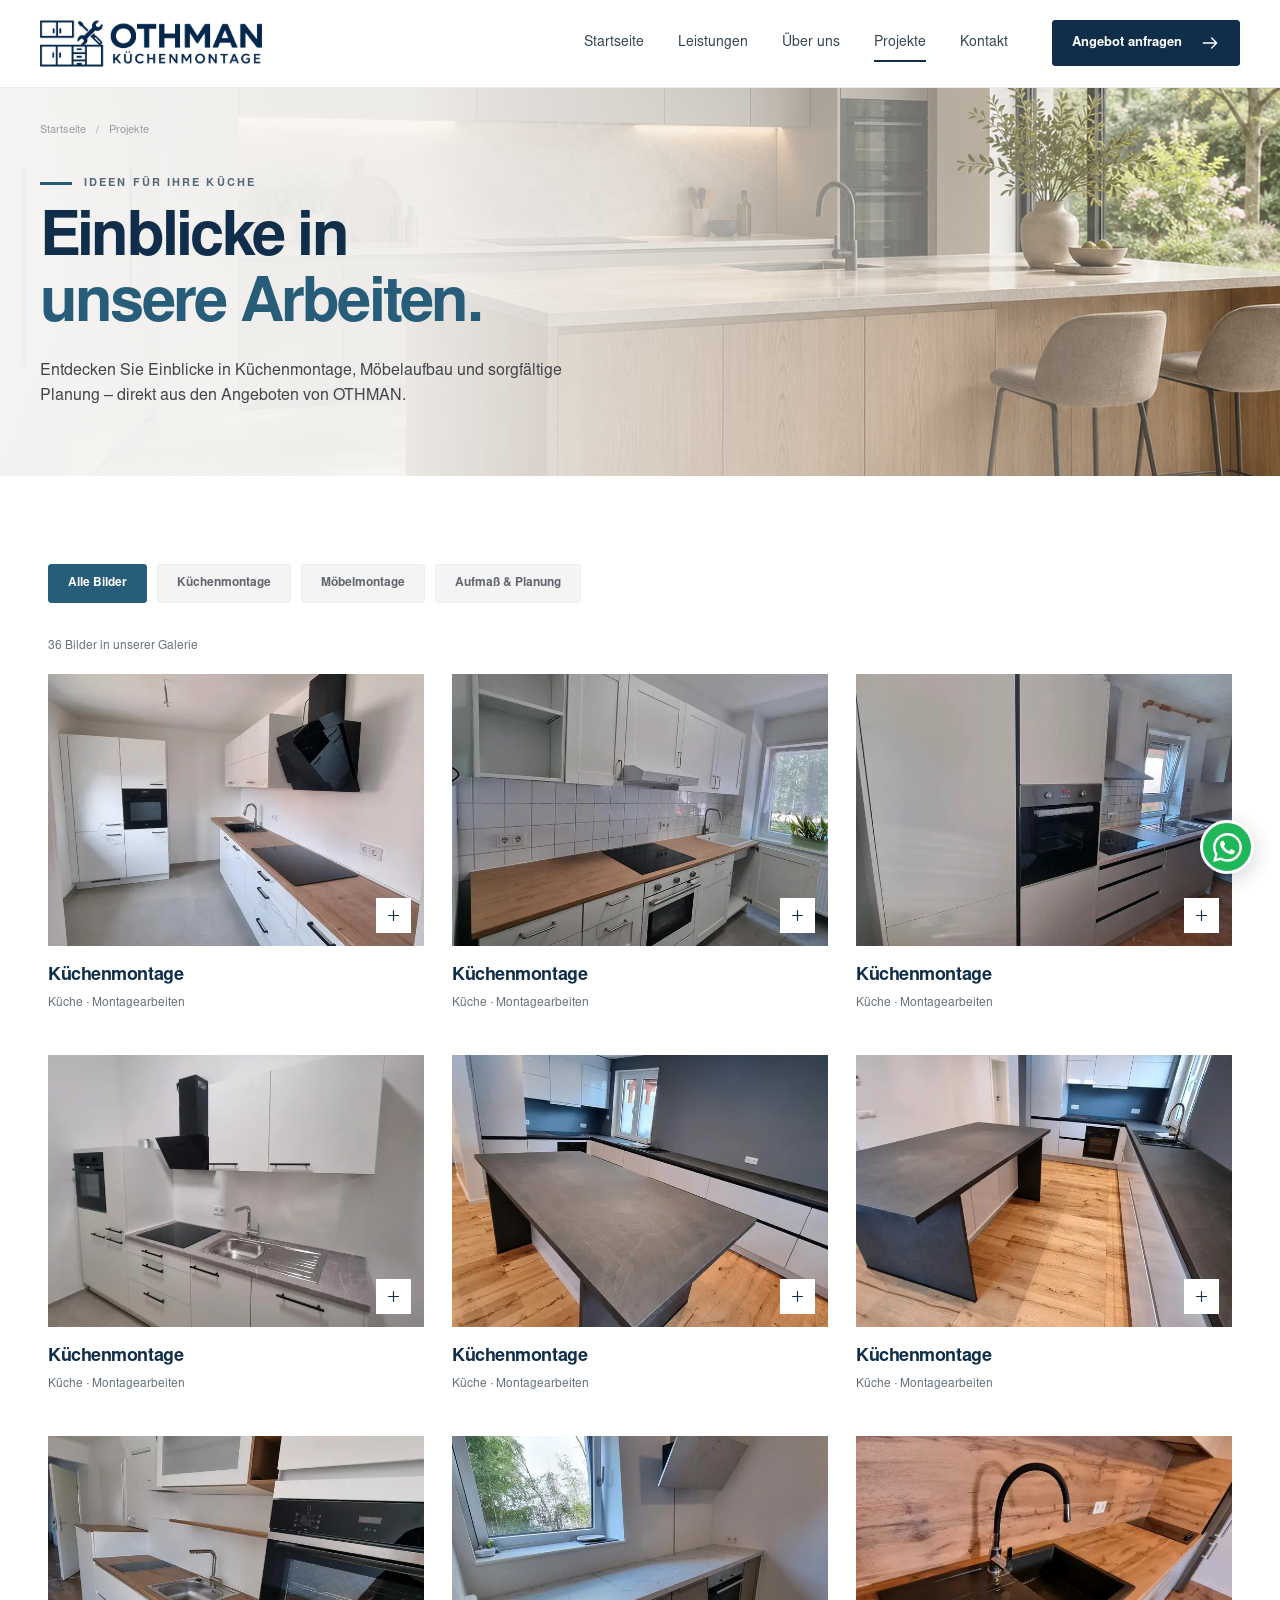
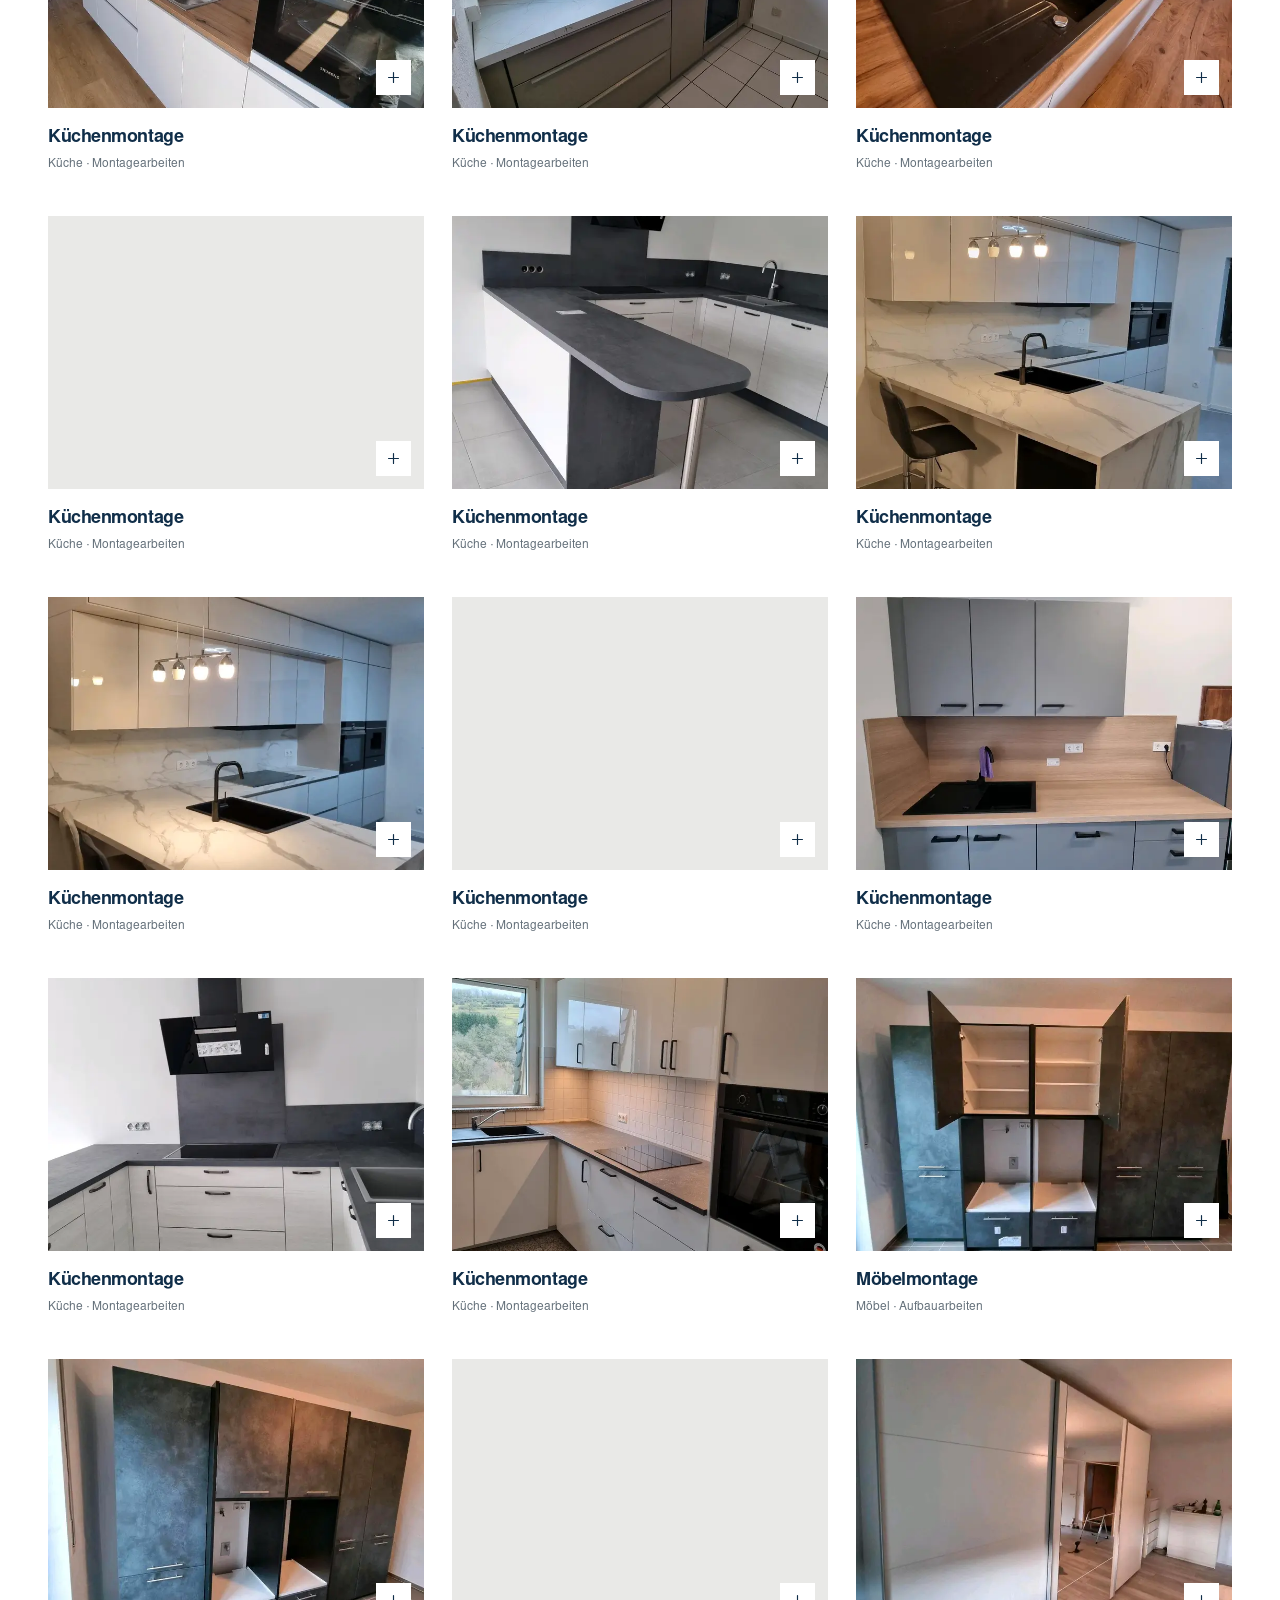
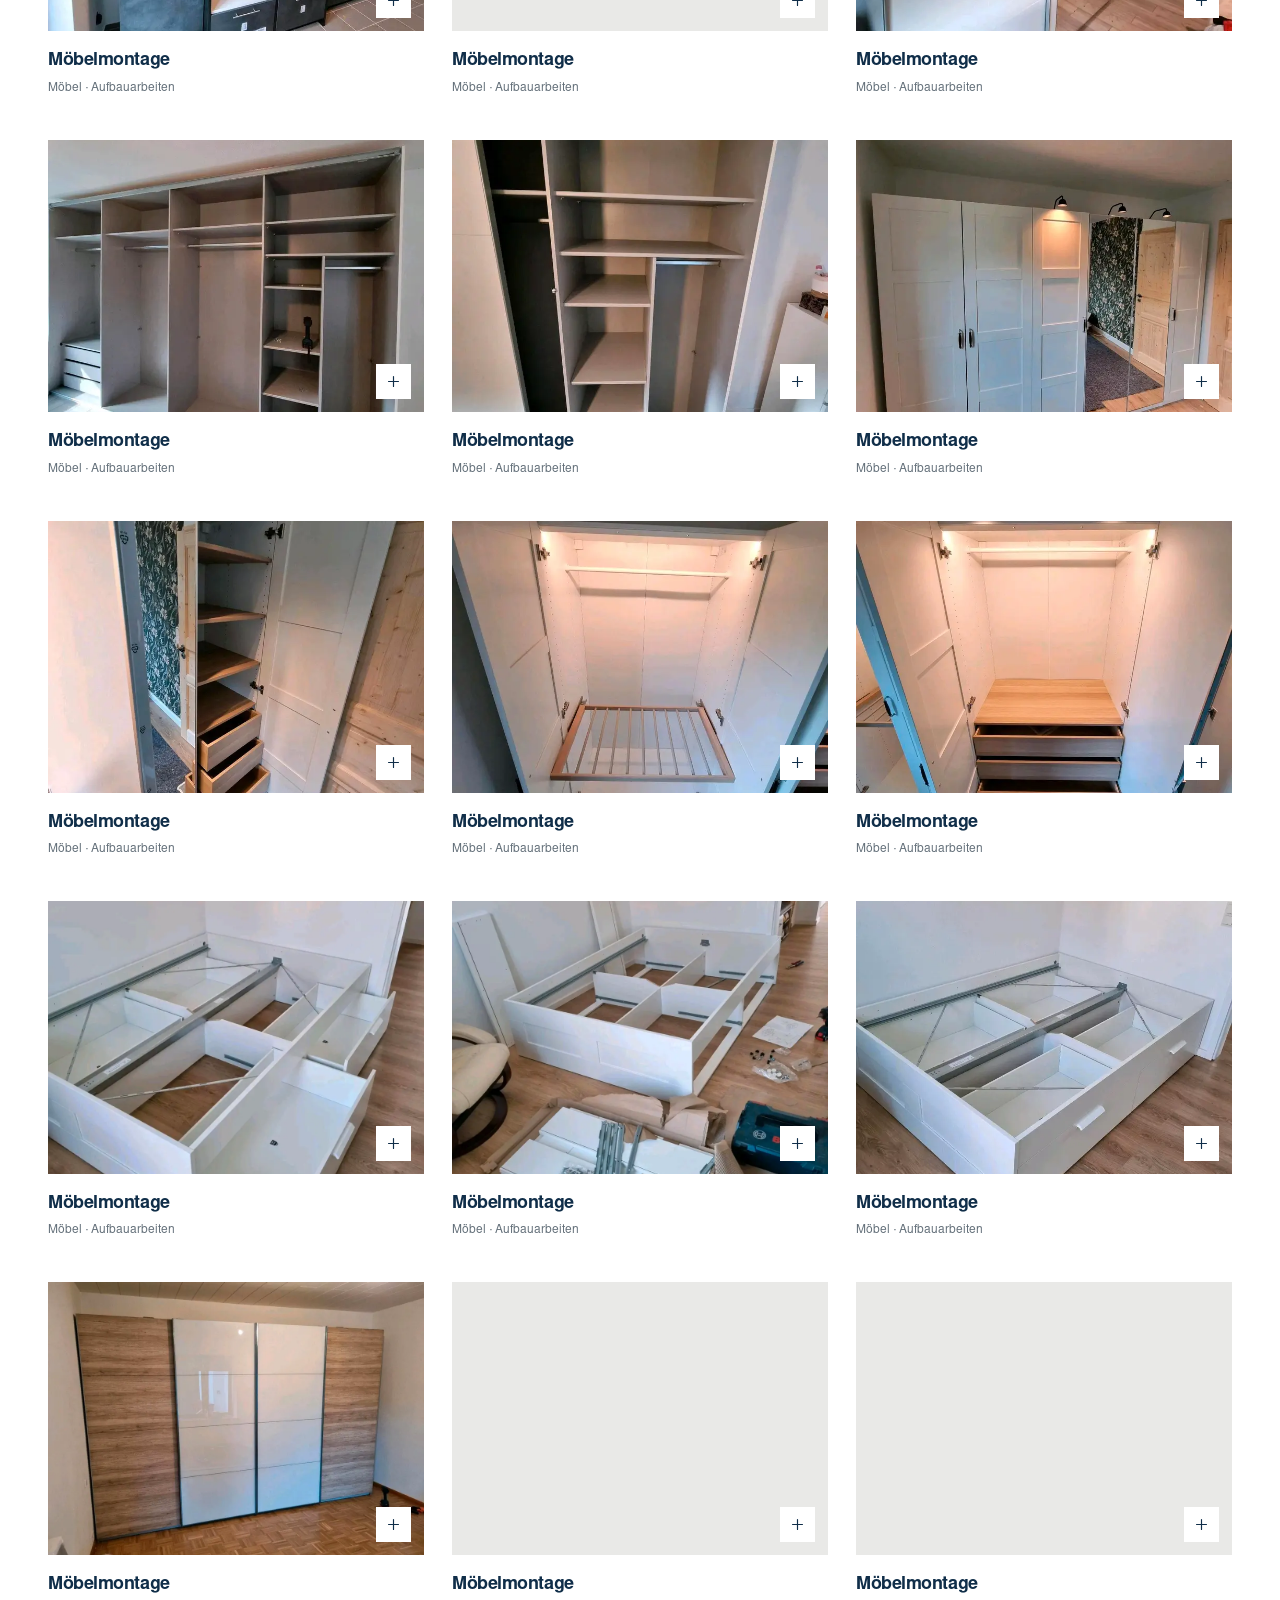
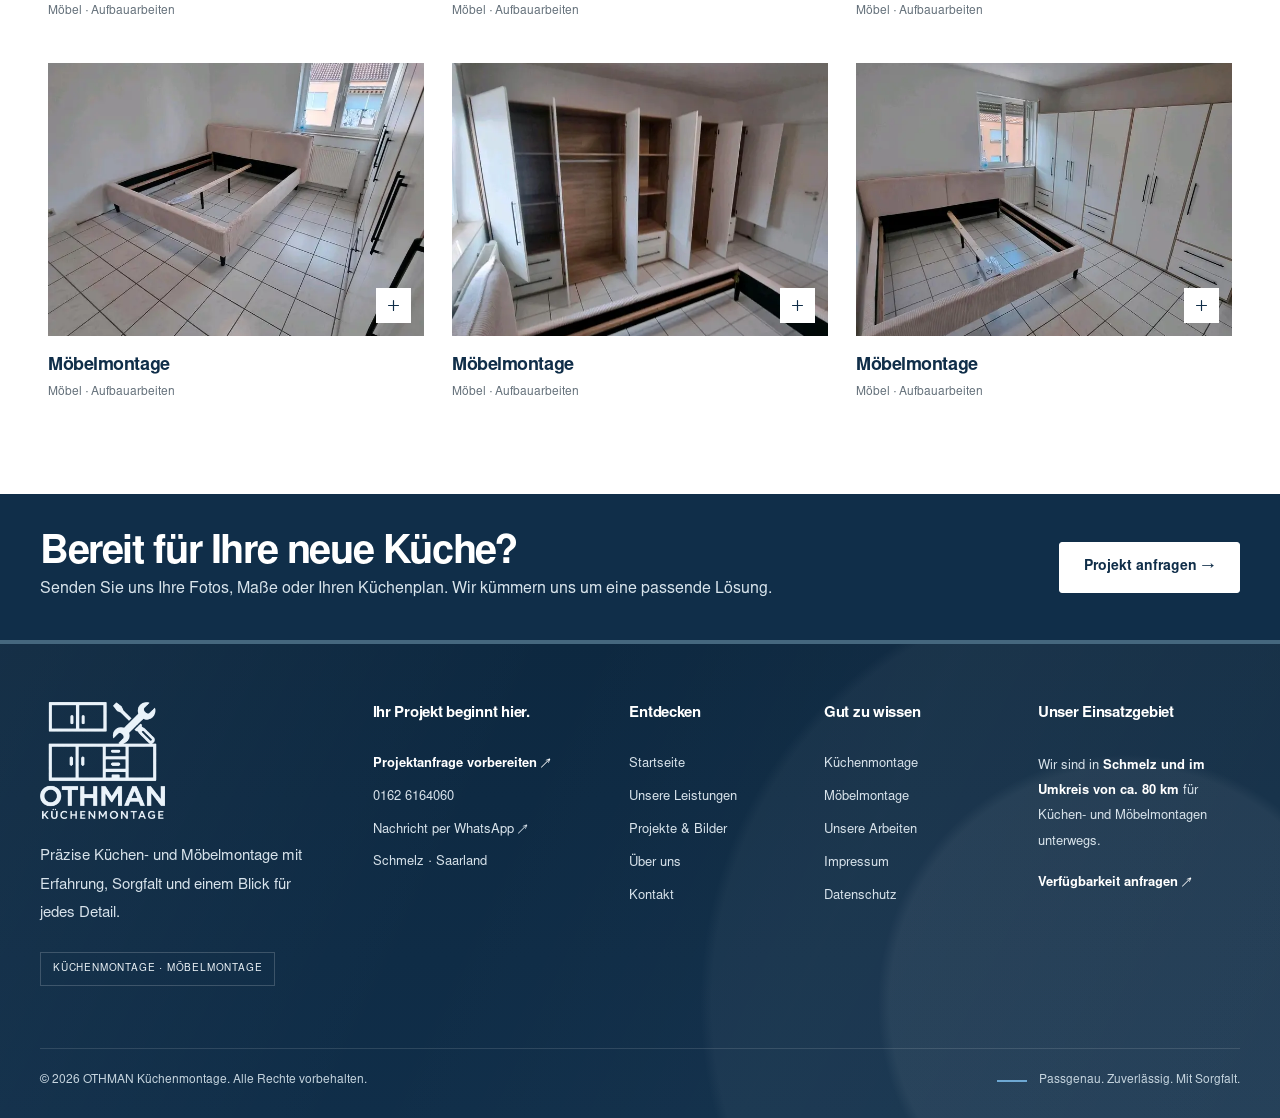
<file: projekte.html>
<!DOCTYPE html>

<html lang="de"><head><meta charset="utf-8"/><meta content="width=device-width,initial-scale=1" name="viewport"/><meta content="#102e49" name="theme-color"/><meta content="noindex,nofollow" name="robots"/>
<title>Projekte | OTHMAN Küchenmontage</title><meta content="Originalfotos von OTHMAN Küchenmontage – Küchenmontage, Möbelaufbau und Planung." name="description"/>
<link href="assets/favicon.svg" rel="icon" type="image/svg+xml"/><link as="font" crossorigin="" href="assets/sans.woff" rel="preload" type="font/woff"/><link as="font" crossorigin="" href="assets/sans-bold.woff" rel="preload" type="font/woff"/>
<link href="assets/styles.css" rel="stylesheet"/><link href="assets/gallery-reference.css" rel="stylesheet"/><link href="assets/motion.css" rel="stylesheet"/><link href="assets/feature-size-fix.css" rel="stylesheet"/><link href="assets/trust-strip-refined.css" rel="stylesheet"/><link href="assets/projects-babin-exakt.css" rel="stylesheet"/><link href="assets/gallery-unified.css" rel="stylesheet"/>
<script defer="" src="assets/app.js"></script><script defer="" src="assets/motion.js"></script>
<link rel="stylesheet" href="assets/footer-premium.css"/></head><body class="babin-project-page"><a class="skip-link" href="#main">Zum Inhalt springen</a>
<header class="site-header"><div class="container header-inner"><a aria-label="OTHMAN Küchenmontage – Startseite" class="brand" href="index.html"><img alt="OTHMAN Küchenmontage" class="brand-logo-img" src="assets/othman-logo-horizontal.png"/></a>
<nav aria-label="Hauptnavigation" class="desktop-nav"><a href="index.html">Startseite</a><a href="leistungen.html">Leistungen</a><a href="ueber-uns.html">Über uns</a><a aria-current="page" href="projekte.html">Projekte</a><a href="kontakt.html">Kontakt</a><a class="btn" href="kontakt.html">Angebot anfragen<svg aria-hidden="true" class="icon" viewbox="0 0 24 24"><path d="M4 12h16m-6-6 6 6-6 6"></path></svg></a></nav>
<div class="mobile-actions"><a aria-label="OTHMAN anrufen" class="mobile-call" href="tel:+491626164060"><svg aria-hidden="true" class="icon" viewbox="0 0 24 24"><path d="m8 3 2 5-2.8 2a15 15 0 0 0 6.8 6.8l2-2.8 5 2-.5 4c-.2 1-1.1 1.8-2.1 1.7C10 21 3 14 2.3 5.6 2.2 4.6 3 3.7 4 3.5Z"></path></svg></a><button aria-controls="mobile-nav" aria-expanded="false" aria-label="Menü öffnen" class="menu-toggle" type="button"><svg aria-hidden="true" class="icon" viewbox="0 0 24 24"><path d="M3 6h18M3 12h18M3 18h18"></path></svg></button></div></div>
<nav aria-label="Mobile Navigation" class="mobile-nav" hidden="" id="mobile-nav"><a href="index.html">Startseite</a><a href="leistungen.html">Leistungen</a><a href="ueber-uns.html">Über uns</a><a aria-current="page" href="projekte.html">Projekte</a><a href="kontakt.html">Kontakt</a><a class="btn" href="kontakt.html">Angebot anfragen<svg aria-hidden="true" class="icon" viewbox="0 0 24 24"><path d="M4 12h16m-6-6 6 6-6 6"></path></svg></a></nav></header>
<main id="main"><section class="page-intro page-intro--projekte"><img alt="" aria-hidden="true" class="intro-background-image" decoding="async" fetchpriority="high" src="assets/hero.webp"/><div class="container"><nav aria-label="Brotkrümelnavigation" class="breadcrumb"><a href="index.html">Startseite</a><span aria-hidden="true">/</span><span aria-current="page">Projekte</span></nav><div class="intro-inner"><div><span class="eyebrow">Ideen für Ihre Küche</span><h1>Einblicke in<br/><em>unsere Arbeiten.</em></h1></div><p>Entdecken Sie Einblicke in Küchenmontage, Möbelaufbau und sorgfältige Planung – direkt aus den Angeboten von OTHMAN.</p></div></div></section><section class="section projects-page"><div class="container"><div aria-label="Projektideen filtern" class="filter-row" role="group"><button aria-pressed="true" class="filter-btn" data-filter="all" type="button">Alle Bilder</button><button aria-pressed="false" class="filter-btn" data-filter="kueche" type="button">Küchenmontage</button><button aria-pressed="false" class="filter-btn" data-filter="moebel" type="button">Möbelmontage</button><button aria-pressed="false" class="filter-btn" data-filter="planung" type="button">Aufmaß &amp; Planung</button></div><p aria-live="polite" class="gallery-status">37 Bilder in unserer Galerie</p><div class="projects-grid"><button aria-label="Bild öffnen: Küchenmontage" class="project-card" data-category="kueche" data-description="Originalfoto aus unseren Montagearbeiten." data-image="assets/kleinanzeigen/kueche-03.jpg" data-project="" data-title="Küchenmontage" type="button"><div class="project-image"><img alt="Küchenmontage – Originalfoto von OTHMAN" decoding="async" loading="lazy" src="assets/kleinanzeigen/kueche-03.jpg"/><span class="project-plus"><svg aria-hidden="true" class="icon" viewbox="0 0 24 24"><path d="M12 5v14M5 12h14"></path></svg></span><span class="ka-unavailable" hidden="">Foto noch nicht heruntergeladen</span></div><div class="project-meta"><div><h3>Küchenmontage</h3><p>Küche · Montagearbeiten</p></div></div></button>
<button aria-label="Bild öffnen: Küchenmontage" class="project-card" data-category="kueche" data-description="Originalfoto aus unseren Montagearbeiten." data-image="assets/kleinanzeigen/kueche-04.jpg" data-project="" data-title="Küchenmontage" type="button"><div class="project-image"><img alt="Küchenmontage – Originalfoto von OTHMAN" decoding="async" loading="lazy" src="assets/kleinanzeigen/kueche-04.jpg"/><span class="project-plus"><svg aria-hidden="true" class="icon" viewbox="0 0 24 24"><path d="M12 5v14M5 12h14"></path></svg></span><span class="ka-unavailable" hidden="">Foto noch nicht heruntergeladen</span></div><div class="project-meta"><div><h3>Küchenmontage</h3><p>Küche · Montagearbeiten</p></div></div></button><button aria-label="Bild öffnen: Küchenmontage" class="project-card" data-category="kueche" data-description="Originalfoto aus unseren Montagearbeiten." data-image="assets/kleinanzeigen/kueche-05.jpg" data-project="" data-title="Küchenmontage" type="button"><div class="project-image"><img alt="Küchenmontage – Originalfoto von OTHMAN" decoding="async" loading="lazy" src="assets/kleinanzeigen/kueche-05.jpg"/><span class="project-plus"><svg aria-hidden="true" class="icon" viewbox="0 0 24 24"><path d="M12 5v14M5 12h14"></path></svg></span><span class="ka-unavailable" hidden="">Foto noch nicht heruntergeladen</span></div><div class="project-meta"><div><h3>Küchenmontage</h3><p>Küche · Montagearbeiten</p></div></div></button><button aria-label="Bild öffnen: Küchenmontage" class="project-card" data-category="kueche" data-description="Originalfoto aus unseren Montagearbeiten." data-image="assets/kleinanzeigen/kueche-06.jpg" data-project="" data-title="Küchenmontage" type="button"><div class="project-image"><img alt="Küchenmontage – Originalfoto von OTHMAN" decoding="async" loading="lazy" src="assets/kleinanzeigen/kueche-06.jpg"/><span class="project-plus"><svg aria-hidden="true" class="icon" viewbox="0 0 24 24"><path d="M12 5v14M5 12h14"></path></svg></span><span class="ka-unavailable" hidden="">Foto noch nicht heruntergeladen</span></div><div class="project-meta"><div><h3>Küchenmontage</h3><p>Küche · Montagearbeiten</p></div></div></button><button aria-label="Bild öffnen: Küchenmontage" class="project-card" data-category="kueche" data-description="Originalfoto aus unseren Montagearbeiten." data-image="assets/kleinanzeigen/kueche-07.jpg" data-project="" data-title="Küchenmontage" type="button"><div class="project-image"><img alt="Küchenmontage – Originalfoto von OTHMAN" decoding="async" loading="lazy" src="assets/kleinanzeigen/kueche-07.jpg"/><span class="project-plus"><svg aria-hidden="true" class="icon" viewbox="0 0 24 24"><path d="M12 5v14M5 12h14"></path></svg></span><span class="ka-unavailable" hidden="">Foto noch nicht heruntergeladen</span></div><div class="project-meta"><div><h3>Küchenmontage</h3><p>Küche · Montagearbeiten</p></div></div></button><button aria-label="Bild öffnen: Küchenmontage" class="project-card" data-category="kueche" data-description="Originalfoto aus unseren Montagearbeiten." data-image="assets/kleinanzeigen/kueche-08.jpg" data-project="" data-title="Küchenmontage" type="button"><div class="project-image"><img alt="Küchenmontage – Originalfoto von OTHMAN" decoding="async" loading="lazy" src="assets/kleinanzeigen/kueche-08.jpg"/><span class="project-plus"><svg aria-hidden="true" class="icon" viewbox="0 0 24 24"><path d="M12 5v14M5 12h14"></path></svg></span><span class="ka-unavailable" hidden="">Foto noch nicht heruntergeladen</span></div><div class="project-meta"><div><h3>Küchenmontage</h3><p>Küche · Montagearbeiten</p></div></div></button><button aria-label="Bild öffnen: Küchenmontage" class="project-card" data-category="kueche" data-description="Originalfoto aus unseren Montagearbeiten." data-image="assets/kleinanzeigen/kueche-09.jpg" data-project="" data-title="Küchenmontage" type="button"><div class="project-image"><img alt="Küchenmontage – Originalfoto von OTHMAN" decoding="async" loading="lazy" src="assets/kleinanzeigen/kueche-09.jpg"/><span class="project-plus"><svg aria-hidden="true" class="icon" viewbox="0 0 24 24"><path d="M12 5v14M5 12h14"></path></svg></span><span class="ka-unavailable" hidden="">Foto noch nicht heruntergeladen</span></div><div class="project-meta"><div><h3>Küchenmontage</h3><p>Küche · Montagearbeiten</p></div></div></button><button aria-label="Bild öffnen: Küchenmontage" class="project-card" data-category="kueche" data-description="Originalfoto aus unseren Montagearbeiten." data-image="assets/kleinanzeigen/kueche-10.jpg" data-project="" data-title="Küchenmontage" type="button"><div class="project-image"><img alt="Küchenmontage – Originalfoto von OTHMAN" decoding="async" loading="lazy" src="assets/kleinanzeigen/kueche-10.jpg"/><span class="project-plus"><svg aria-hidden="true" class="icon" viewbox="0 0 24 24"><path d="M12 5v14M5 12h14"></path></svg></span><span class="ka-unavailable" hidden="">Foto noch nicht heruntergeladen</span></div><div class="project-meta"><div><h3>Küchenmontage</h3><p>Küche · Montagearbeiten</p></div></div></button><button aria-label="Bild öffnen: Küchenmontage" class="project-card" data-category="kueche" data-description="Originalfoto aus unseren Montagearbeiten." data-image="assets/kleinanzeigen/kueche-12.jpg" data-project="" data-title="Küchenmontage" type="button"><div class="project-image"><img alt="Küchenmontage – Originalfoto von OTHMAN" decoding="async" loading="lazy" src="assets/kleinanzeigen/kueche-12.jpg"/><span class="project-plus"><svg aria-hidden="true" class="icon" viewbox="0 0 24 24"><path d="M12 5v14M5 12h14"></path></svg></span><span class="ka-unavailable" hidden="">Foto noch nicht heruntergeladen</span></div><div class="project-meta"><div><h3>Küchenmontage</h3><p>Küche · Montagearbeiten</p></div></div></button><button aria-label="Bild öffnen: Küchenmontage" class="project-card" data-category="kueche" data-description="Originalfoto aus unseren Montagearbeiten." data-image="assets/kleinanzeigen/kueche-13.jpg" data-project="" data-title="Küchenmontage" type="button"><div class="project-image"><img alt="Küchenmontage – Originalfoto von OTHMAN" decoding="async" loading="lazy" src="assets/kleinanzeigen/kueche-13.jpg"/><span class="project-plus"><svg aria-hidden="true" class="icon" viewbox="0 0 24 24"><path d="M12 5v14M5 12h14"></path></svg></span><span class="ka-unavailable" hidden="">Foto noch nicht heruntergeladen</span></div><div class="project-meta"><div><h3>Küchenmontage</h3><p>Küche · Montagearbeiten</p></div></div></button><button aria-label="Bild öffnen: Küchenmontage" class="project-card" data-category="kueche" data-description="Originalfoto aus unseren Montagearbeiten." data-image="assets/kleinanzeigen/kueche-14.jpg" data-project="" data-title="Küchenmontage" type="button"><div class="project-image"><img alt="Küchenmontage – Originalfoto von OTHMAN" decoding="async" loading="lazy" src="assets/kleinanzeigen/kueche-14.jpg"/><span class="project-plus"><svg aria-hidden="true" class="icon" viewbox="0 0 24 24"><path d="M12 5v14M5 12h14"></path></svg></span><span class="ka-unavailable" hidden="">Foto noch nicht heruntergeladen</span></div><div class="project-meta"><div><h3>Küchenmontage</h3><p>Küche · Montagearbeiten</p></div></div></button><button aria-label="Bild öffnen: Küchenmontage" class="project-card" data-category="kueche" data-description="Originalfoto aus unseren Montagearbeiten." data-image="assets/kleinanzeigen/kueche-15.jpg" data-project="" data-title="Küchenmontage" type="button"><div class="project-image"><img alt="Küchenmontage – Originalfoto von OTHMAN" decoding="async" loading="lazy" src="assets/kleinanzeigen/kueche-15.jpg"/><span class="project-plus"><svg aria-hidden="true" class="icon" viewbox="0 0 24 24"><path d="M12 5v14M5 12h14"></path></svg></span><span class="ka-unavailable" hidden="">Foto noch nicht heruntergeladen</span></div><div class="project-meta"><div><h3>Küchenmontage</h3><p>Küche · Montagearbeiten</p></div></div></button><button aria-label="Bild öffnen: Küchenmontage" class="project-card" data-category="kueche" data-description="Originalfoto aus unseren Montagearbeiten." data-image="assets/kleinanzeigen/kueche-16.jpg" data-project="" data-title="Küchenmontage" type="button"><div class="project-image"><img alt="Küchenmontage – Originalfoto von OTHMAN" decoding="async" loading="lazy" src="assets/kleinanzeigen/kueche-16.jpg"/><span class="project-plus"><svg aria-hidden="true" class="icon" viewbox="0 0 24 24"><path d="M12 5v14M5 12h14"></path></svg></span><span class="ka-unavailable" hidden="">Foto noch nicht heruntergeladen</span></div><div class="project-meta"><div><h3>Küchenmontage</h3><p>Küche · Montagearbeiten</p></div></div></button><button aria-label="Bild öffnen: Küchenmontage" class="project-card" data-category="kueche" data-description="Originalfoto aus unseren Montagearbeiten." data-image="assets/kleinanzeigen/kueche-17.jpg" data-project="" data-title="Küchenmontage" type="button"><div class="project-image"><img alt="Küchenmontage – Originalfoto von OTHMAN" decoding="async" loading="lazy" src="assets/kleinanzeigen/kueche-17.jpg"/><span class="project-plus"><svg aria-hidden="true" class="icon" viewbox="0 0 24 24"><path d="M12 5v14M5 12h14"></path></svg></span><span class="ka-unavailable" hidden="">Foto noch nicht heruntergeladen</span></div><div class="project-meta"><div><h3>Küchenmontage</h3><p>Küche · Montagearbeiten</p></div></div></button><button aria-label="Bild öffnen: Küchenmontage" class="project-card" data-category="kueche" data-description="Originalfoto aus unseren Montagearbeiten." data-image="assets/kleinanzeigen/kueche-18.jpg" data-project="" data-title="Küchenmontage" type="button"><div class="project-image"><img alt="Küchenmontage – Originalfoto von OTHMAN" decoding="async" loading="lazy" src="assets/kleinanzeigen/kueche-18.jpg"/><span class="project-plus"><svg aria-hidden="true" class="icon" viewbox="0 0 24 24"><path d="M12 5v14M5 12h14"></path></svg></span><span class="ka-unavailable" hidden="">Foto noch nicht heruntergeladen</span></div><div class="project-meta"><div><h3>Küchenmontage</h3><p>Küche · Montagearbeiten</p></div></div></button><button aria-label="Bild öffnen: Küchenmontage" class="project-card" data-category="kueche" data-description="Originalfoto aus unseren Montagearbeiten." data-image="assets/kleinanzeigen/kueche-19.jpg" data-project="" data-title="Küchenmontage" type="button"><div class="project-image"><img alt="Küchenmontage – Originalfoto von OTHMAN" decoding="async" loading="lazy" src="assets/kleinanzeigen/kueche-19.jpg"/><span class="project-plus"><svg aria-hidden="true" class="icon" viewbox="0 0 24 24"><path d="M12 5v14M5 12h14"></path></svg></span><span class="ka-unavailable" hidden="">Foto noch nicht heruntergeladen</span></div><div class="project-meta"><div><h3>Küchenmontage</h3><p>Küche · Montagearbeiten</p></div></div></button><button aria-label="Bild öffnen: Küchenmontage" class="project-card" data-category="kueche" data-description="Originalfoto aus unseren Montagearbeiten." data-image="assets/kleinanzeigen/kueche-20.jpg" data-project="" data-title="Küchenmontage" type="button"><div class="project-image"><img alt="Küchenmontage – Originalfoto von OTHMAN" decoding="async" loading="lazy" src="assets/kleinanzeigen/kueche-20.jpg"/><span class="project-plus"><svg aria-hidden="true" class="icon" viewbox="0 0 24 24"><path d="M12 5v14M5 12h14"></path></svg></span><span class="ka-unavailable" hidden="">Foto noch nicht heruntergeladen</span></div><div class="project-meta"><div><h3>Küchenmontage</h3><p>Küche · Montagearbeiten</p></div></div></button><button aria-label="Bild öffnen: Möbelmontage" class="project-card" data-category="moebel" data-description="Originalfoto aus unseren Montagearbeiten." data-image="assets/kleinanzeigen/moebel-02.jpg" data-project="" data-title="Möbelmontage" type="button"><div class="project-image"><img alt="Möbelmontage – Originalfoto von OTHMAN" decoding="async" loading="lazy" src="assets/kleinanzeigen/moebel-02.jpg"/><span class="project-plus"><svg aria-hidden="true" class="icon" viewbox="0 0 24 24"><path d="M12 5v14M5 12h14"></path></svg></span><span class="ka-unavailable" hidden="">Foto noch nicht heruntergeladen</span></div><div class="project-meta"><div><h3>Möbelmontage</h3><p>Möbel · Aufbauarbeiten</p></div></div></button><button aria-label="Bild öffnen: Möbelmontage" class="project-card" data-category="moebel" data-description="Originalfoto aus unseren Montagearbeiten." data-image="assets/kleinanzeigen/moebel-03.jpg" data-project="" data-title="Möbelmontage" type="button"><div class="project-image"><img alt="Möbelmontage – Originalfoto von OTHMAN" decoding="async" loading="lazy" src="assets/kleinanzeigen/moebel-03.jpg"/><span class="project-plus"><svg aria-hidden="true" class="icon" viewbox="0 0 24 24"><path d="M12 5v14M5 12h14"></path></svg></span><span class="ka-unavailable" hidden="">Foto noch nicht heruntergeladen</span></div><div class="project-meta"><div><h3>Möbelmontage</h3><p>Möbel · Aufbauarbeiten</p></div></div></button><button aria-label="Bild öffnen: Möbelmontage" class="project-card" data-category="moebel" data-description="Originalfoto aus unseren Montagearbeiten." data-image="assets/kleinanzeigen/moebel-04.jpg" data-project="" data-title="Möbelmontage" type="button"><div class="project-image"><img alt="Möbelmontage – Originalfoto von OTHMAN" decoding="async" loading="lazy" src="assets/kleinanzeigen/moebel-04.jpg"/><span class="project-plus"><svg aria-hidden="true" class="icon" viewbox="0 0 24 24"><path d="M12 5v14M5 12h14"></path></svg></span><span class="ka-unavailable" hidden="">Foto noch nicht heruntergeladen</span></div><div class="project-meta"><div><h3>Möbelmontage</h3><p>Möbel · Aufbauarbeiten</p></div></div></button><button aria-label="Bild öffnen: Möbelmontage" class="project-card" data-category="moebel" data-description="Originalfoto aus unseren Montagearbeiten." data-image="assets/kleinanzeigen/moebel-05.jpg" data-project="" data-title="Möbelmontage" type="button"><div class="project-image"><img alt="Möbelmontage – Originalfoto von OTHMAN" decoding="async" loading="lazy" src="assets/kleinanzeigen/moebel-05.jpg"/><span class="project-plus"><svg aria-hidden="true" class="icon" viewbox="0 0 24 24"><path d="M12 5v14M5 12h14"></path></svg></span><span class="ka-unavailable" hidden="">Foto noch nicht heruntergeladen</span></div><div class="project-meta"><div><h3>Möbelmontage</h3><p>Möbel · Aufbauarbeiten</p></div></div></button><button aria-label="Bild öffnen: Möbelmontage" class="project-card" data-category="moebel" data-description="Originalfoto aus unseren Montagearbeiten." data-image="assets/kleinanzeigen/moebel-06.jpg" data-project="" data-title="Möbelmontage" type="button"><div class="project-image"><img alt="Möbelmontage – Originalfoto von OTHMAN" decoding="async" loading="lazy" src="assets/kleinanzeigen/moebel-06.jpg"/><span class="project-plus"><svg aria-hidden="true" class="icon" viewbox="0 0 24 24"><path d="M12 5v14M5 12h14"></path></svg></span><span class="ka-unavailable" hidden="">Foto noch nicht heruntergeladen</span></div><div class="project-meta"><div><h3>Möbelmontage</h3><p>Möbel · Aufbauarbeiten</p></div></div></button><button aria-label="Bild öffnen: Möbelmontage" class="project-card" data-category="moebel" data-description="Originalfoto aus unseren Montagearbeiten." data-image="assets/kleinanzeigen/moebel-07.jpg" data-project="" data-title="Möbelmontage" type="button"><div class="project-image"><img alt="Möbelmontage – Originalfoto von OTHMAN" decoding="async" loading="lazy" src="assets/kleinanzeigen/moebel-07.jpg"/><span class="project-plus"><svg aria-hidden="true" class="icon" viewbox="0 0 24 24"><path d="M12 5v14M5 12h14"></path></svg></span><span class="ka-unavailable" hidden="">Foto noch nicht heruntergeladen</span></div><div class="project-meta"><div><h3>Möbelmontage</h3><p>Möbel · Aufbauarbeiten</p></div></div></button><button aria-label="Bild öffnen: Möbelmontage" class="project-card" data-category="moebel" data-description="Originalfoto aus unseren Montagearbeiten." data-image="assets/kleinanzeigen/moebel-08.jpg" data-project="" data-title="Möbelmontage" type="button"><div class="project-image"><img alt="Möbelmontage – Originalfoto von OTHMAN" decoding="async" loading="lazy" src="assets/kleinanzeigen/moebel-08.jpg"/><span class="project-plus"><svg aria-hidden="true" class="icon" viewbox="0 0 24 24"><path d="M12 5v14M5 12h14"></path></svg></span><span class="ka-unavailable" hidden="">Foto noch nicht heruntergeladen</span></div><div class="project-meta"><div><h3>Möbelmontage</h3><p>Möbel · Aufbauarbeiten</p></div></div></button><button aria-label="Bild öffnen: Möbelmontage" class="project-card" data-category="moebel" data-description="Originalfoto aus unseren Montagearbeiten." data-image="assets/kleinanzeigen/moebel-09.jpg" data-project="" data-title="Möbelmontage" type="button"><div class="project-image"><img alt="Möbelmontage – Originalfoto von OTHMAN" decoding="async" loading="lazy" src="assets/kleinanzeigen/moebel-09.jpg"/><span class="project-plus"><svg aria-hidden="true" class="icon" viewbox="0 0 24 24"><path d="M12 5v14M5 12h14"></path></svg></span><span class="ka-unavailable" hidden="">Foto noch nicht heruntergeladen</span></div><div class="project-meta"><div><h3>Möbelmontage</h3><p>Möbel · Aufbauarbeiten</p></div></div></button><button aria-label="Bild öffnen: Möbelmontage" class="project-card" data-category="moebel" data-description="Originalfoto aus unseren Montagearbeiten." data-image="assets/kleinanzeigen/moebel-10.jpg" data-project="" data-title="Möbelmontage" type="button"><div class="project-image"><img alt="Möbelmontage – Originalfoto von OTHMAN" decoding="async" loading="lazy" src="assets/kleinanzeigen/moebel-10.jpg"/><span class="project-plus"><svg aria-hidden="true" class="icon" viewbox="0 0 24 24"><path d="M12 5v14M5 12h14"></path></svg></span><span class="ka-unavailable" hidden="">Foto noch nicht heruntergeladen</span></div><div class="project-meta"><div><h3>Möbelmontage</h3><p>Möbel · Aufbauarbeiten</p></div></div></button><button aria-label="Bild öffnen: Möbelmontage" class="project-card" data-category="moebel" data-description="Originalfoto aus unseren Montagearbeiten." data-image="assets/kleinanzeigen/moebel-11.jpg" data-project="" data-title="Möbelmontage" type="button"><div class="project-image"><img alt="Möbelmontage – Originalfoto von OTHMAN" decoding="async" loading="lazy" src="assets/kleinanzeigen/moebel-11.jpg"/><span class="project-plus"><svg aria-hidden="true" class="icon" viewbox="0 0 24 24"><path d="M12 5v14M5 12h14"></path></svg></span><span class="ka-unavailable" hidden="">Foto noch nicht heruntergeladen</span></div><div class="project-meta"><div><h3>Möbelmontage</h3><p>Möbel · Aufbauarbeiten</p></div></div></button><button aria-label="Bild öffnen: Möbelmontage" class="project-card" data-category="moebel" data-description="Originalfoto aus unseren Montagearbeiten." data-image="assets/kleinanzeigen/moebel-12.jpg" data-project="" data-title="Möbelmontage" type="button"><div class="project-image"><img alt="Möbelmontage – Originalfoto von OTHMAN" decoding="async" loading="lazy" src="assets/kleinanzeigen/moebel-12.jpg"/><span class="project-plus"><svg aria-hidden="true" class="icon" viewbox="0 0 24 24"><path d="M12 5v14M5 12h14"></path></svg></span><span class="ka-unavailable" hidden="">Foto noch nicht heruntergeladen</span></div><div class="project-meta"><div><h3>Möbelmontage</h3><p>Möbel · Aufbauarbeiten</p></div></div></button><button aria-label="Bild öffnen: Möbelmontage" class="project-card" data-category="moebel" data-description="Originalfoto aus unseren Montagearbeiten." data-image="assets/kleinanzeigen/moebel-13.jpg" data-project="" data-title="Möbelmontage" type="button"><div class="project-image"><img alt="Möbelmontage – Originalfoto von OTHMAN" decoding="async" loading="lazy" src="assets/kleinanzeigen/moebel-13.jpg"/><span class="project-plus"><svg aria-hidden="true" class="icon" viewbox="0 0 24 24"><path d="M12 5v14M5 12h14"></path></svg></span><span class="ka-unavailable" hidden="">Foto noch nicht heruntergeladen</span></div><div class="project-meta"><div><h3>Möbelmontage</h3><p>Möbel · Aufbauarbeiten</p></div></div></button><button aria-label="Bild öffnen: Möbelmontage" class="project-card" data-category="moebel" data-description="Originalfoto aus unseren Montagearbeiten." data-image="assets/kleinanzeigen/moebel-14.jpg" data-project="" data-title="Möbelmontage" type="button"><div class="project-image"><img alt="Möbelmontage – Originalfoto von OTHMAN" decoding="async" loading="lazy" src="assets/kleinanzeigen/moebel-14.jpg"/><span class="project-plus"><svg aria-hidden="true" class="icon" viewbox="0 0 24 24"><path d="M12 5v14M5 12h14"></path></svg></span><span class="ka-unavailable" hidden="">Foto noch nicht heruntergeladen</span></div><div class="project-meta"><div><h3>Möbelmontage</h3><p>Möbel · Aufbauarbeiten</p></div></div></button><button aria-label="Bild öffnen: Möbelmontage" class="project-card" data-category="moebel" data-description="Originalfoto aus unseren Montagearbeiten." data-image="assets/kleinanzeigen/moebel-15.jpg" data-project="" data-title="Möbelmontage" type="button"><div class="project-image"><img alt="Möbelmontage – Originalfoto von OTHMAN" decoding="async" loading="lazy" src="assets/kleinanzeigen/moebel-15.jpg"/><span class="project-plus"><svg aria-hidden="true" class="icon" viewbox="0 0 24 24"><path d="M12 5v14M5 12h14"></path></svg></span><span class="ka-unavailable" hidden="">Foto noch nicht heruntergeladen</span></div><div class="project-meta"><div><h3>Möbelmontage</h3><p>Möbel · Aufbauarbeiten</p></div></div></button><button aria-label="Bild öffnen: Möbelmontage" class="project-card" data-category="moebel" data-description="Originalfoto aus unseren Montagearbeiten." data-image="assets/kleinanzeigen/moebel-16.jpg" data-project="" data-title="Möbelmontage" type="button"><div class="project-image"><img alt="Möbelmontage – Originalfoto von OTHMAN" decoding="async" loading="lazy" src="assets/kleinanzeigen/moebel-16.jpg"/><span class="project-plus"><svg aria-hidden="true" class="icon" viewbox="0 0 24 24"><path d="M12 5v14M5 12h14"></path></svg></span><span class="ka-unavailable" hidden="">Foto noch nicht heruntergeladen</span></div><div class="project-meta"><div><h3>Möbelmontage</h3><p>Möbel · Aufbauarbeiten</p></div></div></button><button aria-label="Bild öffnen: Möbelmontage" class="project-card" data-category="moebel" data-description="Originalfoto aus unseren Montagearbeiten." data-image="assets/kleinanzeigen/moebel-17.jpg" data-project="" data-title="Möbelmontage" type="button"><div class="project-image"><img alt="Möbelmontage – Originalfoto von OTHMAN" decoding="async" loading="lazy" src="assets/kleinanzeigen/moebel-17.jpg"/><span class="project-plus"><svg aria-hidden="true" class="icon" viewbox="0 0 24 24"><path d="M12 5v14M5 12h14"></path></svg></span><span class="ka-unavailable" hidden="">Foto noch nicht heruntergeladen</span></div><div class="project-meta"><div><h3>Möbelmontage</h3><p>Möbel · Aufbauarbeiten</p></div></div></button><button aria-label="Bild öffnen: Möbelmontage" class="project-card" data-category="moebel" data-description="Originalfoto aus unseren Montagearbeiten." data-image="assets/kleinanzeigen/moebel-18.jpg" data-project="" data-title="Möbelmontage" type="button"><div class="project-image"><img alt="Möbelmontage – Originalfoto von OTHMAN" decoding="async" loading="lazy" src="assets/kleinanzeigen/moebel-18.jpg"/><span class="project-plus"><svg aria-hidden="true" class="icon" viewbox="0 0 24 24"><path d="M12 5v14M5 12h14"></path></svg></span><span class="ka-unavailable" hidden="">Foto noch nicht heruntergeladen</span></div><div class="project-meta"><div><h3>Möbelmontage</h3><p>Möbel · Aufbauarbeiten</p></div></div></button><button aria-label="Bild öffnen: Möbelmontage" class="project-card" data-category="moebel" data-description="Originalfoto aus unseren Montagearbeiten." data-image="assets/kleinanzeigen/moebel-19.jpg" data-project="" data-title="Möbelmontage" type="button"><div class="project-image"><img alt="Möbelmontage – Originalfoto von OTHMAN" decoding="async" loading="lazy" src="assets/kleinanzeigen/moebel-19.jpg"/><span class="project-plus"><svg aria-hidden="true" class="icon" viewbox="0 0 24 24"><path d="M12 5v14M5 12h14"></path></svg></span><span class="ka-unavailable" hidden="">Foto noch nicht heruntergeladen</span></div><div class="project-meta"><div><h3>Möbelmontage</h3><p>Möbel · Aufbauarbeiten</p></div></div></button><button aria-label="Bild öffnen: Möbelmontage" class="project-card" data-category="moebel" data-description="Originalfoto aus unseren Montagearbeiten." data-image="assets/kleinanzeigen/moebel-20.jpg" data-project="" data-title="Möbelmontage" type="button"><div class="project-image"><img alt="Möbelmontage – Originalfoto von OTHMAN" decoding="async" loading="lazy" src="assets/kleinanzeigen/moebel-20.jpg"/><span class="project-plus"><svg aria-hidden="true" class="icon" viewbox="0 0 24 24"><path d="M12 5v14M5 12h14"></path></svg></span><span class="ka-unavailable" hidden="">Foto noch nicht heruntergeladen</span></div><div class="project-meta"><div><h3>Möbelmontage</h3><p>Möbel · Aufbauarbeiten</p></div></div></button></div></div></section><dialog aria-label="Bildergalerie" class="gallery-dialog"><button aria-label="Bild schließen" class="gallery-close" type="button"><svg class="gallery-close-icon" aria-hidden="true" viewBox="0 0 24 24" width="22" height="22" fill="none"><path d="M5 5l14 14M19 5L5 19" stroke="currentColor" stroke-width="2.5" stroke-linecap="round"/></svg></button><button aria-label="Vorheriges Bild" class="gallery-nav gallery-prev" type="button">‹</button><div class="gallery-dialog-content"><img alt="Vergrößerte Fotografie" class="gallery-view" src="assets/hero.webp"/><p class="gallery-view-caption"></p></div><button aria-label="Nächstes Bild" class="gallery-nav gallery-next" type="button">›</button></dialog><section class="cta-section"><div class="container cta-inner"><div><h2>Bereit für Ihre neue Küche?</h2><p>Senden Sie uns Ihre Fotos, Maße oder Ihren Küchenplan. Wir kümmern uns um eine passende Lösung.</p></div><a class="btn btn-white" href="kontakt.html">Projekt anfragen →</a></div></section></main>
<footer class="site-footer site-footer--premium" aria-label="Website-Fußbereich">
  <div class="footer-top-accent" aria-hidden="true"></div>
  <div class="container footer-premium-wrap">
    <div class="footer-grid">
      <div class="footer-company">
        <a aria-label="OTHMAN Küchenmontage – zur Startseite" class="footer-identity" href="index.html"><img alt="OTHMAN Küchenmontage" class="footer-logo-img" src="assets/othman-logo-stacked-light.png"/></a>
        <p>Präzise Küchen- und Möbelmontage mit Erfahrung, Sorgfalt und einem Blick für jedes Detail.</p>
        <span class="footer-brand-label">KÜCHENMONTAGE · MÖBELMONTAGE</span>
      </div>
      <div class="footer-column footer-contact-column">
        <h3>Ihr Projekt beginnt hier.</h3>
        <a class="footer-text-link" href="kontakt.html">Projektanfrage vorbereiten <span aria-hidden="true">↗</span></a>
        <a href="tel:+491626164060">0162 6164060</a>
        <a href="https://wa.me/491626164060" target="_blank" rel="noopener noreferrer">Nachricht per WhatsApp <span aria-hidden="true">↗</span></a>
        <span class="footer-muted">Schmelz · Saarland</span>
      </div>
      <nav class="footer-column" aria-label="Seiten im Überblick">
        <h3>Entdecken</h3>
        <a href="index.html">Startseite</a>
        <a href="leistungen.html">Unsere Leistungen</a>
        <a href="projekte.html">Projekte & Bilder</a>
        <a href="ueber-uns.html">Über uns</a>
        <a href="kontakt.html">Kontakt</a>
      </nav>
      <nav class="footer-column" aria-label="Weitere Informationen">
        <h3>Gut zu wissen</h3>
        <a href="leistungen.html">Küchenmontage</a>
        <a href="leistungen.html">Möbelmontage</a>
        <a href="projekte.html">Unsere Arbeiten</a>
        <a href="impressum.html">Impressum</a>
        <a href="datenschutz.html">Datenschutz</a>
      </nav>
      <div class="footer-column footer-service-area">
        <h3>Unser Einsatzgebiet</h3>
        <p>Wir sind in <strong>Schmelz und im Umkreis von ca. 80 km</strong> für Küchen- und Möbelmontagen unterwegs.</p>
        <a class="footer-area-link" href="kontakt.html">Verfügbarkeit anfragen <span aria-hidden="true">↗</span></a>
      </div>
    </div>
    <div class="footer-bottom-premium">
      <span>© 2026 OTHMAN Küchenmontage. Alle Rechte vorbehalten.</span>
      <span class="footer-bottom-motto"><span class="footer-motto-rule" aria-hidden="true"></span> Passgenau. Zuverlässig. Mit Sorgfalt.</span>
    </div>
  </div>
</footer>
<a aria-label="Kontakt über WhatsApp (öffnet einen neuen Tab)" class="whatsapp-float" href="https://wa.me/491626164060" rel="noopener noreferrer" target="_blank"><svg aria-hidden="true" class="whatsapp-brand-mark" viewBox="0 0 16 16" xmlns="http://www.w3.org/2000/svg"><path d="M13.601 2.326A7.854 7.854 0 0 0 7.994 0C3.627 0 .068 3.558.064 7.926c0 1.399.366 2.76 1.057 3.965L0 16l4.204-1.102a7.933 7.933 0 0 0 3.79.965h.004c4.368 0 7.926-3.558 7.93-7.93A7.898 7.898 0 0 0 13.6 2.326zM7.994 14.521a6.573 6.573 0 0 1-3.356-.92l-.24-.144-2.494.654.666-2.433-.156-.251a6.56 6.56 0 0 1-1.007-3.505c0-3.626 2.957-6.584 6.591-6.584a6.56 6.56 0 0 1 4.66 1.931 6.557 6.557 0 0 1 1.928 4.66c-.004 3.639-2.961 6.592-6.592 6.592zm3.615-4.934c-.197-.099-1.17-.578-1.353-.646-.182-.065-.315-.099-.445.099-.133.197-.513.646-.627.775-.114.133-.232.148-.43.05-.197-.1-.836-.308-1.592-.985-.59-.525-.985-1.175-1.103-1.372-.114-.198-.011-.304.088-.403.087-.088.197-.232.296-.346.1-.114.133-.198.198-.33.065-.134.034-.248-.015-.347-.05-.099-.445-1.076-.612-1.47-.16-.389-.323-.335-.445-.34-.114-.007-.247-.007-.38-.007a.729.729 0 0 0-.529.247c-.182.198-.691.677-.691 1.654 0 .977.71 1.916.81 2.049.098.133 1.394 2.132 3.383 2.992.47.205.84.326 1.129.418.475.152.904.129 1.246.08.38-.058 1.171-.48 1.338-.943.164-.464.164-.86.114-.943-.049-.084-.182-.133-.38-.232z"/></svg></a>
<script defer="" src="assets/projects-babin-exakt.js"></script></body></html>
</file>
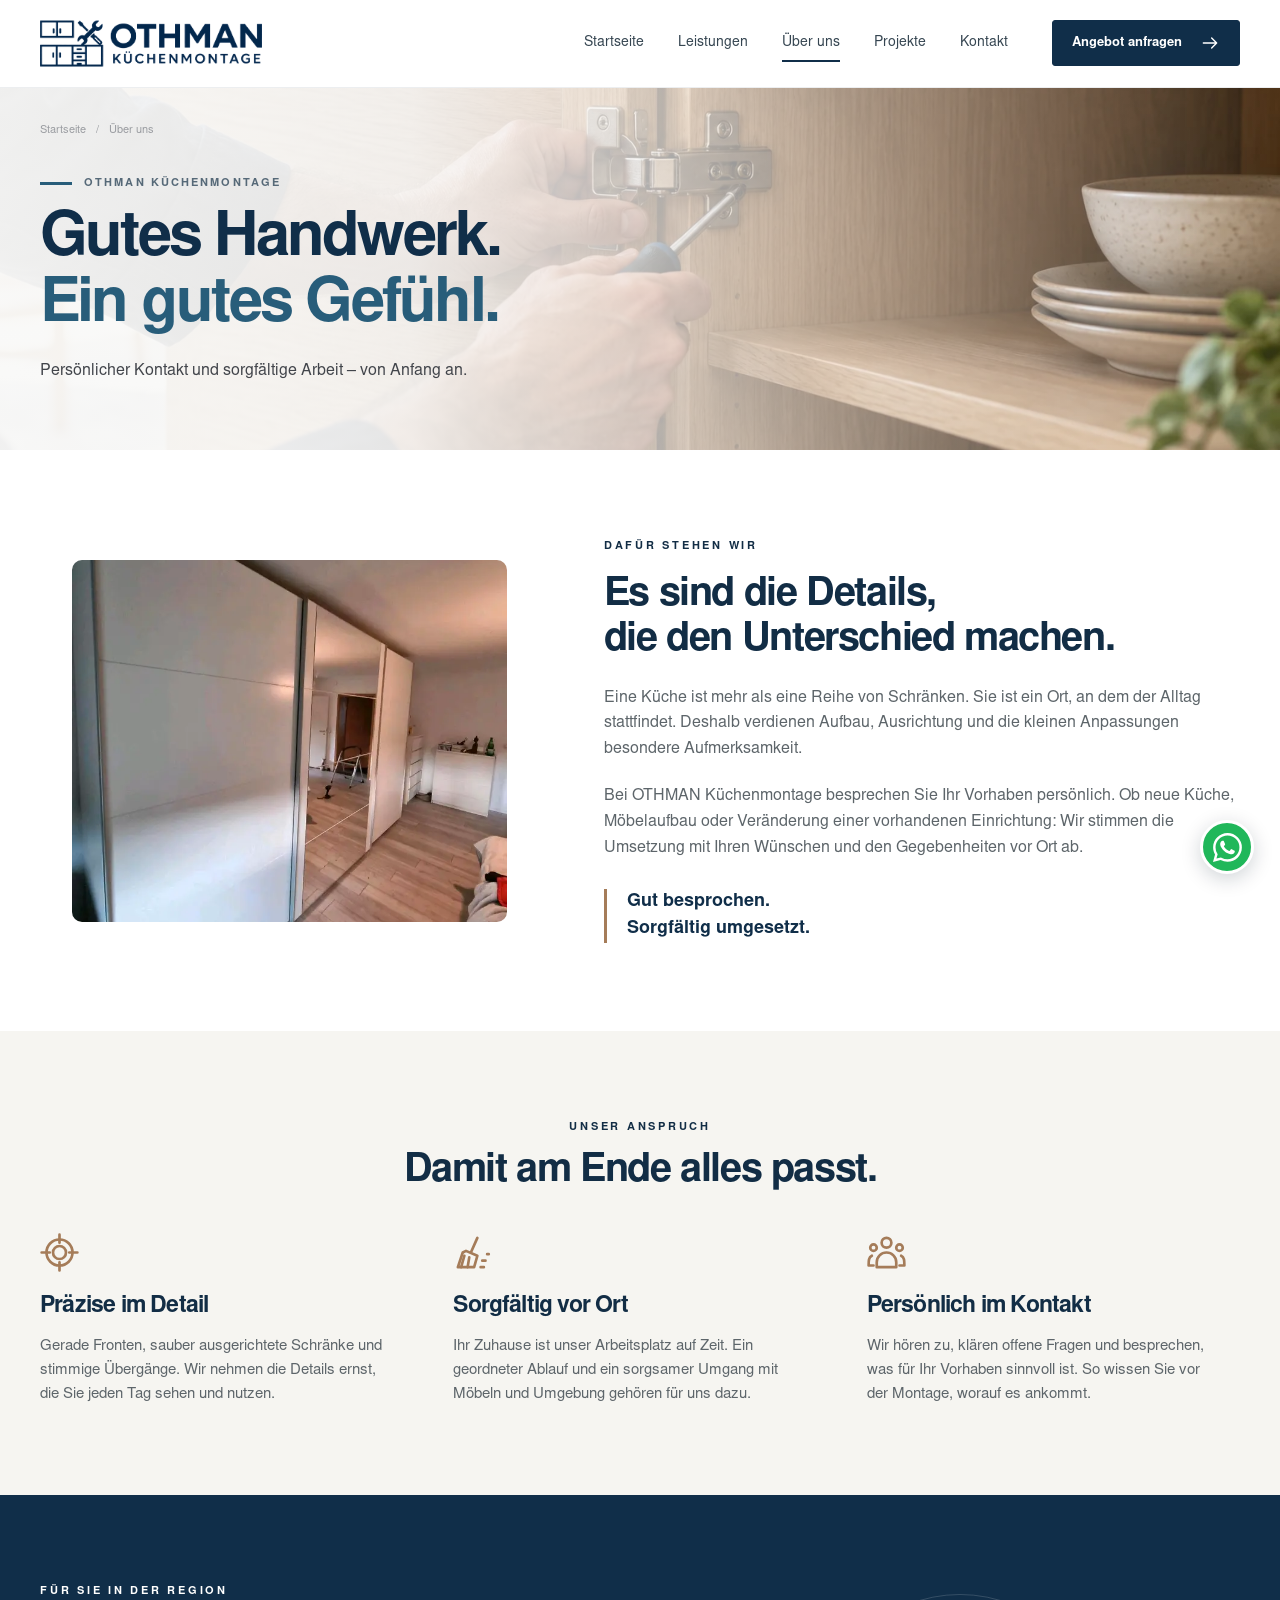
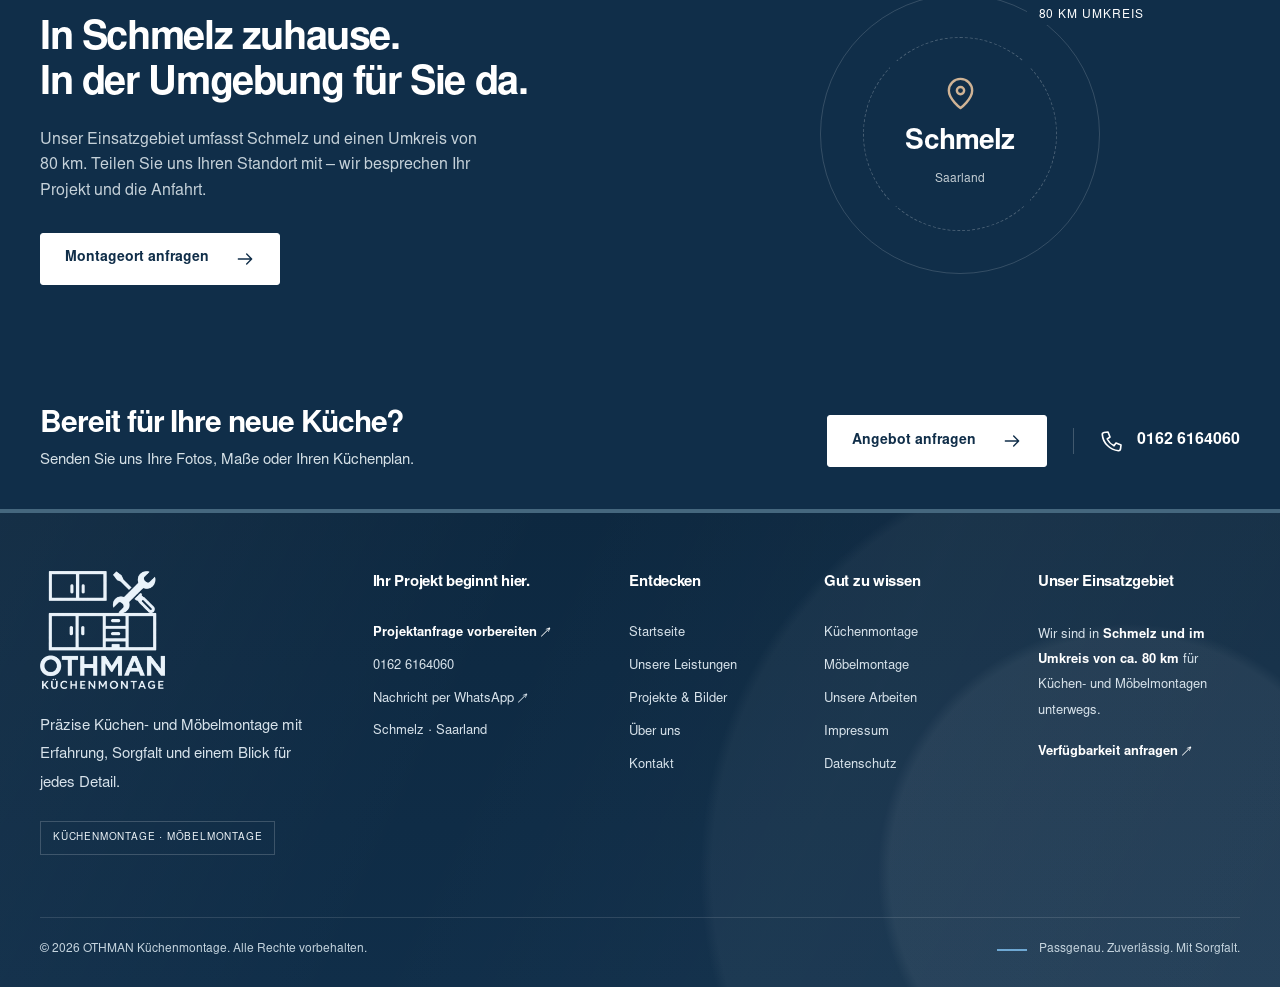
<file: ueber-uns.html>
<!DOCTYPE html>

<html lang="de"><head><meta charset="utf-8"/><meta content="width=device-width,initial-scale=1" name="viewport"/><meta content="#102e49" name="theme-color"/><meta content="noindex,nofollow" name="robots"/><title>Über uns | OTHMAN Küchenmontage</title><meta content="OTHMAN Küchenmontage: sorgfältige Montage und persönliche Beratung für Küchen und Möbel in Schmelz und 80 km Umgebung." name="description"/><meta content="website" property="og:type"/><meta content="de_DE" property="og:locale"/><meta content="Über uns | OTHMAN Küchenmontage" property="og:title"/><meta content="OTHMAN Küchenmontage: sorgfältige Montage und persönliche Beratung für Küchen und Möbel in Schmelz und 80 km Umgebung." property="og:description"/><meta content="https://othman-kuechenmontage.drym1.chatgpt.site/assets/hero.webp" property="og:image"/><meta content="https://othman-kuechenmontage.drym1.chatgpt.site/ueber-uns.html" property="og:url"/><link href="assets/favicon.svg" rel="icon" type="image/svg+xml"/><link as="font" crossorigin="" href="assets/sans.woff" rel="preload" type="font/woff"/><link as="font" crossorigin="" href="assets/sans-bold.woff" rel="preload" type="font/woff"/><link href="assets/styles.css" rel="stylesheet"/><script defer="" src="assets/app.js"></script><link as="image" href="assets/furniture.webp" rel="preload"/><link href="assets/gallery-reference.css" rel="stylesheet"/><link href="assets/motion.css" rel="stylesheet"/><script defer="" src="assets/motion.js"></script><link href="assets/subpage-heroes.css" rel="stylesheet"/>
<link rel="stylesheet" href="assets/footer-premium.css"/><link rel="stylesheet" href="assets/about-image-balance.css"/></head><body><a class="skip-link" href="#main">Zum Inhalt springen</a><header class="site-header"><div class="container header-inner"><a aria-label="OTHMAN Küchenmontage – Startseite" class="brand" href="index.html"><img alt="OTHMAN Küchenmontage" class="brand-logo-img" src="assets/othman-logo-horizontal.png"/></a><nav aria-label="Hauptnavigation" class="desktop-nav"><a href="index.html">Startseite</a><a href="leistungen.html">Leistungen</a><a aria-current="page" href="ueber-uns.html">Über uns</a><a href="projekte.html">Projekte</a><a href="kontakt.html">Kontakt</a><a class="btn" href="kontakt.html">Angebot anfragen<svg aria-hidden="true" class="icon" viewbox="0 0 24 24"><path d="M4 12h16m-6-6 6 6-6 6"></path></svg></a></nav><div class="mobile-actions"><a aria-label="OTHMAN anrufen" class="mobile-call" href="tel:+491626164060"><svg aria-hidden="true" class="icon" viewbox="0 0 24 24"><path d="m8 3 2 5-2.8 2a15 15 0 0 0 6.8 6.8l2-2.8 5 2-.5 4c-.2 1-1.1 1.8-2.1 1.7C10 21 3 14 2.3 5.6 2.2 4.6 3 3.7 4 3.5Z"></path></svg></a><button aria-controls="mobile-nav" aria-expanded="false" aria-label="Menü öffnen" class="menu-toggle"><svg aria-hidden="true" class="icon" viewbox="0 0 24 24"><path d="M3 6h18M3 12h18M3 18h18"></path></svg></button></div></div><nav aria-label="Mobile Navigation" class="mobile-nav" hidden="" id="mobile-nav"><a href="index.html">Startseite</a><a href="leistungen.html">Leistungen</a><a aria-current="page" href="ueber-uns.html">Über uns</a><a href="projekte.html">Projekte</a><a href="kontakt.html">Kontakt</a><a class="btn" href="kontakt.html">Angebot anfragen<svg aria-hidden="true" class="icon" viewbox="0 0 24 24"><path d="M4 12h16m-6-6 6 6-6 6"></path></svg></a></nav></header><main id="main"><section class="subpage-intro subpage-intro--ueber-uns"><img alt="" aria-hidden="true" class="intro-background-image" decoding="async" fetchpriority="high" width="1536" height="1024" src="assets/furniture.webp"/><div class="container"><nav aria-label="Brotkrümelnavigation" class="breadcrumb"><a href="index.html">Startseite</a><span aria-hidden="true">/</span><span aria-current="page">Über uns</span></nav><div class="intro-inner"><div><span class="eyebrow">OTHMAN Küchenmontage</span><h1>Gutes Handwerk.<br/><em>Ein gutes Gefühl.</em></h1></div><p>Persönlicher Kontakt und sorgfältige Arbeit – von Anfang an.</p></div></div></section><section class="section"><div class="container about-intro"><img alt="Harmonische Eichenholzfronten und eine passgenaue Arbeitsplatte" class="listing-photo" height="1024" loading="lazy" src="assets/kleinanzeigen/moebel-05.jpg" width="1536"/><div><span class="eyebrow">Dafür stehen wir</span><h2>Es sind die Details,<br/>die den Unterschied machen.</h2><p>Eine Küche ist mehr als eine Reihe von Schränken. Sie ist ein Ort, an dem der Alltag stattfindet. Deshalb verdienen Aufbau, Ausrichtung und die kleinen Anpassungen besondere Aufmerksamkeit.</p><p>Bei OTHMAN Küchenmontage besprechen Sie Ihr Vorhaben persönlich. Ob neue Küche, Möbelaufbau oder Veränderung einer vorhandenen Einrichtung: Wir stimmen die Umsetzung mit Ihren Wünschen und den Gegebenheiten vor Ort ab.</p><p class="note-line">Gut besprochen.<br/>Sorgfältig umgesetzt.</p></div></div></section><section class="section warm"><div class="container"><div class="section-head"><span class="eyebrow">Unser Anspruch</span><h2>Damit am Ende alles passt.</h2></div><div class="values-grid"><article class="value"><svg aria-hidden="true" class="icon" viewbox="0 0 24 24"><circle cx="12" cy="12" r="8"></circle><circle cx="12" cy="12" r="4"></circle><path d="M12 1v5m0 12v5M1 12h5m12 0h5"></path></svg><h3>Präzise im Detail</h3><p>Gerade Fronten, sauber ausgerichtete Schränke und stimmige Übergänge. Wir nehmen die Details ernst, die Sie jeden Tag sehen und nutzen.</p></article><article class="value"><svg aria-hidden="true" class="icon" viewbox="0 0 24 24"><path d="m15 3-4 9M8 11l7 3-2 7H3l3-9 2-1Z"></path><path d="m7 14-2 7m5-6-1 6m9-4h2m-3 4h2m2-8h1"></path></svg><h3>Sorgfältig vor Ort</h3><p>Ihr Zuhause ist unser Arbeitsplatz auf Zeit. Ein geordneter Ablauf und ein sorgsamer Umgang mit Möbeln und Umgebung gehören für uns dazu.</p></article><article class="value"><svg aria-hidden="true" class="icon" viewbox="0 0 24 24"><circle cx="12" cy="6" r="3"></circle><circle cx="4" cy="9" r="2"></circle><circle cx="20" cy="9" r="2"></circle><path d="M6 21v-3a6 6 0 0 1 12 0v3H6ZM3 14c-2 1-2 3-2 6h3m17-6c2 1 2 3 2 6h-3"></path></svg><h3>Persönlich im Kontakt</h3><p>Wir hören zu, klären offene Fragen und besprechen, was für Ihr Vorhaben sinnvoll ist. So wissen Sie vor der Montage, worauf es ankommt.</p></article></div></div></section><section class="section area-section"><div class="container area-inner"><div><span class="eyebrow">Für Sie in der Region</span><h2>In Schmelz zuhause.<br/>In der Umgebung für Sie da.</h2><p>Unser Einsatzgebiet umfasst Schmelz und einen Umkreis von 80 km. Teilen Sie uns Ihren Standort mit – wir besprechen Ihr Projekt und die Anfahrt.</p><div class="button-row"><a class="btn btn-light" href="kontakt.html">Montageort anfragen<svg aria-hidden="true" class="icon" viewbox="0 0 24 24"><path d="M4 12h16m-6-6 6 6-6 6"></path></svg></a></div></div><div aria-label="Einsatzgebiet: Schmelz und 80 Kilometer Umgebung" class="area-visual"><div aria-hidden="true" class="area-ring"></div><span class="area-label">80 KM UMKREIS</span><div class="area-center"><svg aria-hidden="true" class="icon" viewbox="0 0 24 24"><path d="M20 10c0 6-8 12-8 12S4 16 4 10a8 8 0 1 1 16 0Z"></path><circle cx="12" cy="10" r="2.5"></circle></svg><strong>Schmelz</strong><span>Saarland</span></div></div></div></section><section aria-label="Kontakt aufnehmen" class="cta-band"><div class="container cta-inner"><div><h2>Bereit für Ihre neue Küche?</h2><p>Senden Sie uns Ihre Fotos, Maße oder Ihren Küchenplan.</p></div><div class="cta-actions"><a class="btn btn-light" href="kontakt.html">Angebot anfragen<svg aria-hidden="true" class="icon" viewbox="0 0 24 24"><path d="M4 12h16m-6-6 6 6-6 6"></path></svg></a><a class="cta-phone" href="tel:+491626164060"><svg aria-hidden="true" class="icon" viewbox="0 0 24 24"><path d="m8 3 2 5-2.8 2a15 15 0 0 0 6.8 6.8l2-2.8 5 2-.5 4c-.2 1-1.1 1.8-2.1 1.7C10 21 3 14 2.3 5.6 2.2 4.6 3 3.7 4 3.5Z"></path></svg>0162 6164060</a></div></div></section></main><footer class="site-footer site-footer--premium" aria-label="Website-Fußbereich">
  <div class="footer-top-accent" aria-hidden="true"></div>
  <div class="container footer-premium-wrap">
    <div class="footer-grid">
      <div class="footer-company">
        <a aria-label="OTHMAN Küchenmontage – zur Startseite" class="footer-identity" href="index.html"><img alt="OTHMAN Küchenmontage" class="footer-logo-img" src="assets/othman-logo-stacked-light.png"/></a>
        <p>Präzise Küchen- und Möbelmontage mit Erfahrung, Sorgfalt und einem Blick für jedes Detail.</p>
        <span class="footer-brand-label">KÜCHENMONTAGE · MÖBELMONTAGE</span>
      </div>
      <div class="footer-column footer-contact-column">
        <h3>Ihr Projekt beginnt hier.</h3>
        <a class="footer-text-link" href="kontakt.html">Projektanfrage vorbereiten <span aria-hidden="true">↗</span></a>
        <a href="tel:+491626164060">0162 6164060</a>
        <a href="https://wa.me/491626164060" target="_blank" rel="noopener noreferrer">Nachricht per WhatsApp <span aria-hidden="true">↗</span></a>
        <span class="footer-muted">Schmelz · Saarland</span>
      </div>
      <nav class="footer-column" aria-label="Seiten im Überblick">
        <h3>Entdecken</h3>
        <a href="index.html">Startseite</a>
        <a href="leistungen.html">Unsere Leistungen</a>
        <a href="projekte.html">Projekte & Bilder</a>
        <a href="ueber-uns.html">Über uns</a>
        <a href="kontakt.html">Kontakt</a>
      </nav>
      <nav class="footer-column" aria-label="Weitere Informationen">
        <h3>Gut zu wissen</h3>
        <a href="leistungen.html">Küchenmontage</a>
        <a href="leistungen.html">Möbelmontage</a>
        <a href="projekte.html">Unsere Arbeiten</a>
        <a href="impressum.html">Impressum</a>
        <a href="datenschutz.html">Datenschutz</a>
      </nav>
      <div class="footer-column footer-service-area">
        <h3>Unser Einsatzgebiet</h3>
        <p>Wir sind in <strong>Schmelz und im Umkreis von ca. 80 km</strong> für Küchen- und Möbelmontagen unterwegs.</p>
        <a class="footer-area-link" href="kontakt.html">Verfügbarkeit anfragen <span aria-hidden="true">↗</span></a>
      </div>
    </div>
    <div class="footer-bottom-premium">
      <span>© 2026 OTHMAN Küchenmontage. Alle Rechte vorbehalten.</span>
      <span class="footer-bottom-motto"><span class="footer-motto-rule" aria-hidden="true"></span> Passgenau. Zuverlässig. Mit Sorgfalt.</span>
    </div>
  </div>
</footer><a aria-label="Kontakt über WhatsApp (öffnet einen neuen Tab)" class="whatsapp-float" href="https://wa.me/491626164060" rel="noopener noreferrer" target="_blank"><svg aria-hidden="true" class="whatsapp-brand-mark" viewBox="0 0 16 16" xmlns="http://www.w3.org/2000/svg"><path d="M13.601 2.326A7.854 7.854 0 0 0 7.994 0C3.627 0 .068 3.558.064 7.926c0 1.399.366 2.76 1.057 3.965L0 16l4.204-1.102a7.933 7.933 0 0 0 3.79.965h.004c4.368 0 7.926-3.558 7.93-7.93A7.898 7.898 0 0 0 13.6 2.326zM7.994 14.521a6.573 6.573 0 0 1-3.356-.92l-.24-.144-2.494.654.666-2.433-.156-.251a6.56 6.56 0 0 1-1.007-3.505c0-3.626 2.957-6.584 6.591-6.584a6.56 6.56 0 0 1 4.66 1.931 6.557 6.557 0 0 1 1.928 4.66c-.004 3.639-2.961 6.592-6.592 6.592zm3.615-4.934c-.197-.099-1.17-.578-1.353-.646-.182-.065-.315-.099-.445.099-.133.197-.513.646-.627.775-.114.133-.232.148-.43.05-.197-.1-.836-.308-1.592-.985-.59-.525-.985-1.175-1.103-1.372-.114-.198-.011-.304.088-.403.087-.088.197-.232.296-.346.1-.114.133-.198.198-.33.065-.134.034-.248-.015-.347-.05-.099-.445-1.076-.612-1.47-.16-.389-.323-.335-.445-.34-.114-.007-.247-.007-.38-.007a.729.729 0 0 0-.529.247c-.182.198-.691.677-.691 1.654 0 .977.71 1.916.81 2.049.098.133 1.394 2.132 3.383 2.992.47.205.84.326 1.129.418.475.152.904.129 1.246.08.38-.058 1.171-.48 1.338-.943.164-.464.164-.86.114-.943-.049-.084-.182-.133-.38-.232z"/></svg></a></body></html>
</file>
<file: assets/styles.css>
@font-face{font-family:Othman;src:url('sans.woff') format('woff');font-weight:400;font-display:swap}@font-face{font-family:Othman;src:url('sans-bold.woff') format('woff');font-weight:700 900;font-display:swap}
:root{--navy:#102e49;--ink:#122d45;--muted:#5d656a;--paper:#f6f5f1;--line:#dedfdc;--wood:#a57c59;--white:#fff;--max:1220px}*{box-sizing:border-box}html{scroll-behavior:smooth;scroll-padding-top:108px}body{margin:0;font-family:Othman,Arial,sans-serif;color:var(--ink);background:#fff;font-size:16px;line-height:1.6}body.menu-open{overflow:hidden}a{color:inherit;text-decoration:none}button,input,select,textarea{font:inherit}button,a,input,select,textarea{-webkit-tap-highlight-color:transparent}button{cursor:pointer}img{display:block;max-width:100%;object-fit:cover}h1,h2,h3,p{margin:0}h1,h2,h3{font-weight:800;line-height:1.13;letter-spacing:-.035em}h1{font-size:clamp(44px,5.2vw,76px)}h2{font-size:clamp(30px,3.1vw,44px)}h3{font-size:23px}p{color:var(--muted)}:focus-visible{outline:3px solid #b2824b;outline-offset:5px}[hidden]{display:none!important}.container{width:min(var(--max),calc(100% - 80px));margin-inline:auto}.section{padding:88px 0}.warm{background:var(--paper)}.eyebrow{display:block;font-size:11px;font-weight:700;letter-spacing:.25em;text-transform:uppercase;margin-bottom:18px}.section-head{max-width:720px;margin:0 auto 38px;text-align:center}.section-head p{margin-top:16px;font-size:18px}.section-head .eyebrow{margin-bottom:13px}.icon{display:inline-block;width:24px;height:24px;stroke:currentColor;stroke-width:1.65;fill:none;stroke-linecap:round;stroke-linejoin:round;flex-shrink:0;vertical-align:middle}.btn{display:inline-flex;align-items:center;justify-content:center;gap:26px;background:var(--navy);color:white;border:1px solid var(--navy);border-radius:3px;padding:15px 24px;font-size:14px;line-height:1.35;font-weight:700;min-height:50px;transition:background .2s,transform .2s,box-shadow .2s}.btn:hover{background:#204864;transform:translateY(-2px);box-shadow:0 7px 18px #102e4917}.btn-light{background:white;color:var(--navy);border-color:white}.btn-light:hover{background:#eeeee9}.btn-outline{background:transparent;color:white;border-color:#ffffffb5}.btn-outline:hover{background:#ffffff17}.btn-outline-dark{background:transparent;color:var(--navy);border-color:#b7c0c6}.btn-outline-dark:hover{background:var(--paper)}.btn .icon{width:20px;height:20px}.button-row{display:flex;gap:13px;flex-wrap:wrap;margin-top:28px}.text-link{display:inline-flex;align-items:center;gap:15px;font-weight:700;font-size:14px;border-bottom:1px solid var(--navy);padding-bottom:5px}.text-link .icon{width:18px}.skip-link{position:fixed;top:-80px;left:20px;background:white;z-index:200;padding:12px 18px}.skip-link:focus{top:8px}
.site-header{height:88px;position:sticky;top:0;z-index:50;background:#fffffff5;backdrop-filter:blur(16px);border-bottom:1px solid #d4d9dd70}.header-inner{height:100%;display:flex;align-items:center;justify-content:space-between;gap:35px}.brand{display:flex;align-items:center;gap:14px;flex-shrink:0}.brand-logo-img{display:block;width:150px;height:auto;max-width:min(22vw,150px)}.brand-mark{width:66px;height:51px;stroke:currentColor;fill:none;stroke-width:1.7;stroke-linecap:round;stroke-linejoin:round}.brand-copy strong{display:block;font-size:27px;line-height:1;font-weight:800;letter-spacing:.035em}.brand-copy small{display:block;font-size:9px;font-weight:700;letter-spacing:.22em;margin-top:7px}.desktop-nav{display:flex;align-items:center;gap:34px;margin-left:auto}.desktop-nav>a:not(.btn){font-size:14px;position:relative;padding:14px 0;color:#354551}.desktop-nav>a:not(.btn):after{content:'';position:absolute;height:2px;bottom:7px;background:var(--navy);left:0;right:100%;transition:right .2s}.desktop-nav>a:hover:after,.desktop-nav>a[aria-current=page]:after{right:0}.desktop-nav .btn{margin-left:10px;min-height:44px;padding:12px 19px;font-size:13px;gap:18px}.mobile-actions{display:none}.menu-toggle{border:0;background:none;width:43px;height:43px;color:var(--navy);padding:9px}.menu-toggle .icon{width:26px;height:26px}.mobile-nav{display:none}
.hero{min-height:550px;height:min(640px,44vw);position:relative;display:flex;align-items:center;background:var(--navy);isolation:isolate;overflow:hidden}.hero-photo{position:absolute;inset:0;width:100%;height:100%;z-index:-2;object-position:50% 55%}.hero:after{content:'';position:absolute;inset:0;background:linear-gradient(90deg,rgba(11,34,53,.91),rgba(14,34,50,.72) 33%,rgba(15,35,49,.12) 72%,rgba(15,35,49,0));z-index:-1}.hero-copy{max-width:700px;color:white;padding-block:55px}.hero .eyebrow{font-size:11px;letter-spacing:.3em;color:#e1e7e9;margin-bottom:19px}.hero h1{max-width:720px;font-size:clamp(48px,5.2vw,74px);line-height:1.04;letter-spacing:-.045em}.hero p{color:#eef0ee;font-size:19px;margin-top:21px;max-width:500px}.hero .button-row{margin-top:28px}.location-pill{display:inline-flex;align-items:center;gap:9px;border:1px solid #b0bbc180;border-radius:30px;font-size:12px;color:white;padding:7px 16px;margin-top:34px;background:#ffffff07}.location-pill .icon{width:17px;height:17px}.trust-strip{border-bottom:1px solid #e8e9e7;background:white}.trust-grid{display:grid;grid-template-columns:repeat(3,1fr);padding:26px 0}.trust-item{display:flex;align-items:center;justify-content:center;gap:17px;font-size:15px;font-weight:700;border-right:1px solid var(--line)}.trust-item:last-child{border-right:0}.trust-item .icon{width:34px;height:34px}
.service-grid{display:grid;grid-template-columns:repeat(4,1fr);gap:20px}.service-card{background:white;display:flex;flex-direction:column;border:1px solid transparent;transition:transform .25s,border-color .25s}.service-card:hover{transform:translateY(-6px);border-color:#d5d9d7}.service-image{overflow:hidden;aspect-ratio:1.52}.service-image img{width:100%;height:100%;transition:transform .6s}.service-card:hover img{transform:scale(1.035)}.service-card-body{padding:23px 21px 20px;display:flex;flex-direction:column;flex:1}.service-card h3{font-size:21px;letter-spacing:-.025em}.service-card p{font-size:14px;line-height:1.6;margin-top:11px}.service-card .card-link{display:flex;align-items:center;justify-content:space-between;font-size:12px;font-weight:700;margin-top:auto;padding-top:23px}.card-link .icon{width:18px;height:18px}.split-feature{display:grid;grid-template-columns:1fr 1fr;min-height:500px}.split-feature .feature-photo{height:100%;min-height:500px;width:100%;object-position:45% center}.feature-copy{padding:70px clamp(35px,5vw,90px);max-width:720px;align-self:center}.feature-copy h2{max-width:460px}.feature-copy>p{margin-top:21px;max-width:480px}.check-list{list-style:none;padding:0;margin:24px 0 28px;display:grid;gap:12px;font-size:14px}.check-list li{display:flex;gap:12px;align-items:flex-start}.check-list .icon{background:var(--navy);color:white;border-radius:100%;padding:4px;width:22px;height:22px;margin-top:1px}.steps{display:grid;grid-template-columns:repeat(3,1fr);gap:35px;margin-top:45px}.step{display:flex;gap:21px;padding-right:30px;border-right:1px solid #d8e2e8}.step:last-child{border:0}.step-number{font-size:40px;line-height:1;color:#bdc6cb;font-weight:700;letter-spacing:-.05em}.step .icon{margin-bottom:14px;width:30px;height:30px}.step h3{font-size:19px;letter-spacing:-.02em}.step p{font-size:14px;margin-top:10px;max-width:255px}.process-home{padding-block:68px;background:#eef3f7;border-top:1px solid #dde6ed;border-bottom:1px solid #dde6ed}.process-home .container{padding:0;background:transparent;border:0;border-radius:0;box-shadow:none}.process-home .section-head{margin-bottom:0}.process-home h2{font-size:32px}
.cta-band{background:var(--navy);color:white;padding:36px 0}.cta-inner{display:flex;align-items:center;justify-content:space-between;gap:30px}.cta-band h2{font-size:30px}.cta-band p{color:#d6e1e7;font-size:15px;margin-top:7px}.cta-actions{display:flex;align-items:center;gap:26px;flex-shrink:0}.cta-phone{display:flex;align-items:center;gap:13px;font-weight:700;font-size:16px;padding-left:26px;border-left:1px solid #ffffff35}.site-footer{padding:34px 0 20px;background:white}.footer-top{display:flex;align-items:center;justify-content:space-between;gap:25px}.site-footer .brand-mark{width:45px;height:38px}.site-footer .brand-copy strong{font-size:20px}.site-footer .brand-copy small{font-size:7px;margin-top:5px}.footer-region{border-left:1px solid var(--line);padding-left:25px;margin-right:auto;font-size:12px;color:var(--muted)}.footer-links{display:flex;gap:24px;font-size:12px}.footer-links a:hover{text-decoration:underline}.footer-bottom{display:flex;align-items:center;justify-content:space-between;gap:20px;font-size:10px;color:#7d858a;margin-top:26px;padding-top:17px;border-top:1px solid #efefec}.whatsapp-float{position:fixed;right:26px;bottom:26px;z-index:45;width:54px;height:54px;border-radius:50%;background:#20b75a;color:white;display:flex;justify-content:center;align-items:center;box-shadow:0 5px 20px #061d2d30;border:3px solid white;transition:transform .2s}.whatsapp-float:hover{transform:translateY(-4px)}.whatsapp-float .icon{width:29px;height:29px;stroke-width:1.55}
.page-hero{position:relative;isolation:isolate;background:var(--navy);color:white;min-height:330px;display:flex;align-items:center;overflow:hidden}.page-hero>img{position:absolute;inset:0;width:100%;height:100%;z-index:-2;object-position:center 53%}.page-hero:after{content:'';position:absolute;inset:0;background:linear-gradient(90deg,#102b42f5 0%,#102b42b0 44%,#102b4244 100%);z-index:-1}.page-hero .container{padding-block:45px}.breadcrumb{font-size:11px;display:flex;align-items:center;gap:9px;opacity:.8;margin-bottom:26px}.breadcrumb .icon{width:13px;height:13px}.breadcrumb a:hover{text-decoration:underline}.page-hero h1{font-size:clamp(40px,4.7vw,62px);max-width:850px}.page-hero p{font-size:18px;color:#e6e9eb;max-width:600px;margin-top:18px}.page-hero .eyebrow{margin-bottom:12px}.service-jumps{display:flex;justify-content:center;gap:0;border-bottom:1px solid var(--line);background:white}.service-jumps a{padding:23px 30px;font-size:13px;font-weight:700;transition:background .2s}.service-jumps a:hover{background:var(--paper)}.service-detail{display:grid;grid-template-columns:1fr 1fr;gap:70px;align-items:center;padding-block:58px;border-bottom:1px solid var(--line);scroll-margin-top:90px}.service-detail:first-child{padding-top:0}.service-detail:last-child{border:0;padding-bottom:0}.service-detail:nth-child(even) .detail-image{order:2}.detail-image{position:relative}.detail-image img{width:100%;aspect-ratio:1.22}.image-number{position:absolute;bottom:0;left:0;font-size:21px;font-weight:700;color:white;padding:12px 22px;background:var(--navy)}.service-detail h2{font-size:36px}.service-detail p{margin-top:18px}.detail-kicker{font-size:11px;letter-spacing:.2em;color:var(--wood);display:block;text-transform:uppercase;font-weight:700;margin-bottom:15px}.service-detail .check-list{margin:22px 0 26px}.service-detail .check-list .icon{background:transparent;color:var(--navy);padding:1px}.faq-wrap{display:grid;grid-template-columns:.8fr 1.2fr;gap:85px}.faq-intro p{margin-top:22px}.faq-intro .text-link{margin-top:24px}.faq-list details{border-bottom:1px solid #d8dcd9;padding:0}.faq-list details:first-child{border-top:1px solid #d8dcd9}.faq-list summary{list-style:none;font-size:17px;font-weight:700;cursor:pointer;padding:22px 36px 22px 0;position:relative;line-height:1.5}.faq-list summary::-webkit-details-marker{display:none}.faq-list summary:after{content:'+';position:absolute;right:4px;top:18px;font-size:25px;font-weight:400}.faq-list details[open] summary:after{content:'−'}.faq-list details p{padding:0 28px 23px 0;font-size:15px;line-height:1.75}.values-grid{display:grid;grid-template-columns:repeat(3,1fr);gap:40px}.value{padding-right:30px}.value>.icon{width:39px;height:39px;margin-bottom:22px;color:var(--wood)}.value h3{font-size:23px;margin-bottom:15px}.value p{font-size:15px}.about-intro{display:grid;grid-template-columns:1.05fr 1fr;gap:85px;align-items:center}.about-intro img{width:100%;aspect-ratio:1.05}.about-intro p{margin-top:22px}.about-intro .note-line{border-left:3px solid var(--wood);padding-left:20px;margin-top:28px;color:var(--navy);font-weight:700;font-size:18px;line-height:1.5}.area-section{background:var(--navy);color:white;overflow:hidden}.area-inner{display:grid;grid-template-columns:1fr 1fr;gap:80px;align-items:center}.area-inner p{color:#c5d1d9;margin-top:20px;max-width:450px}.area-visual{height:300px;position:relative;display:flex;align-items:center;justify-content:center}.area-ring{position:absolute;width:280px;height:280px;border:1px solid #ffffff28;border-radius:50%}.area-ring:after{content:'';position:absolute;inset:42px;border:1px dashed #ffffff3c;border-radius:50%}.area-center{z-index:1;text-align:center;background:var(--navy);padding:15px}.area-center .icon{width:35px;height:35px;color:#cfb395;margin-bottom:10px}.area-center strong{display:block;font-size:28px;letter-spacing:-.03em}.area-center span{font-size:12px;color:#c4ced4}.area-label{position:absolute;right:15%;top:22px;background:var(--navy);padding:0 12px;font-size:12px;letter-spacing:.08em}
.contact-heading{background:var(--paper);padding:58px 0 55px;border-bottom:1px solid var(--line)}.contact-heading .breadcrumb{color:var(--muted);margin-bottom:25px}.contact-heading h1{font-size:58px}.contact-heading p{font-size:19px;margin-top:20px;max-width:680px}.contact-grid{display:grid;grid-template-columns:.8fr 1.2fr;gap:85px;align-items:start}.contact-aside h2{font-size:31px}.contact-aside>p{margin-top:18px}.contact-method{display:flex;gap:18px;padding:25px 0;border-bottom:1px solid var(--line)}.contact-method>.icon{width:26px;height:26px;margin-top:4px}.contact-method span{display:block;font-size:11px;text-transform:uppercase;letter-spacing:.15em;color:var(--muted)}.contact-method strong{display:block;font-size:21px;line-height:1.5;margin-top:4px}.contact-method p{font-size:13px;margin-top:4px}.contact-method:hover strong{text-decoration:underline;text-underline-offset:5px}.contact-hint{background:var(--paper);padding:25px;margin-top:30px;border-left:3px solid #b79779}.contact-hint h3{font-size:17px}.contact-hint p{font-size:14px;margin-top:10px}.request-panel{border:1px solid var(--line);padding:36px;background:white;box-shadow:0 12px 40px #102e4905}.request-panel h2{font-size:29px}.request-panel>p{font-size:14px;margin-top:12px}.form-grid{display:grid;grid-template-columns:1fr 1fr;gap:20px;margin-top:28px}.field{display:flex;flex-direction:column;gap:8px}.field.wide{grid-column:1/-1}.field label{font-size:13px;font-weight:700}.field label small{font-weight:400;color:var(--muted)}.field input,.field select,.field textarea{width:100%;min-width:0;background:#fbfbf9;color:var(--ink);border:1px solid #cfd5d6;border-radius:3px;padding:12px;font-size:15px;line-height:1.5;transition:border-color .2s}.field input:focus,.field select:focus,.field textarea:focus{border-color:var(--navy);outline:2px solid #102e491a;outline-offset:1px}.field textarea{resize:vertical;min-height:132px}.field input::placeholder,.field textarea::placeholder{color:#899095}.form-note{font-size:12px;color:var(--muted);margin:20px 0}.form-note a{text-decoration:underline}.request-panel form>.btn{width:100%}.form-help{font-size:11px;text-align:center;margin-top:12px}.request-preview{border-top:1px solid var(--line);margin-top:25px;padding-top:25px;scroll-margin-top:110px}.request-preview h3{font-size:24px}.request-preview>p{font-size:14px;margin-top:12px}.request-message{white-space:pre-wrap;overflow-wrap:anywhere;font:14px/1.7 Othman,Arial,sans-serif;background:var(--paper);padding:18px;margin:20px 0}.request-preview .btn{width:100%}.edit-request{display:block;background:none;border:0;font-size:13px;color:var(--navy);text-decoration:underline;margin:18px auto 0}.legal-container{max-width:800px;margin:auto}.legal-container h1{font-size:46px;margin-bottom:25px}.legal-container h2{font-size:25px;margin:32px 0 15px}.legal-container p{margin-bottom:18px}.draft-note{background:#f4eee5;border-left:3px solid var(--wood);padding:22px;margin-bottom:35px;color:#6d5139;font-size:15px}.legal-data{display:grid;grid-template-columns:180px 1fr;gap:14px 25px;font-size:15px;margin-top:25px}.legal-data dt{font-weight:700}.legal-data dd{margin:0;color:var(--muted)}.pending{color:#936a3e!important}.legal-container ul{color:var(--muted);padding-left:22px}.error-page{text-align:center;padding:100px 20px}.error-page .error-number{font-size:90px;color:#b6c2c9;letter-spacing:-.07em;font-weight:700}.error-page h1{font-size:38px}.error-page p{margin-top:20px}.error-page .btn{margin-top:28px}
@media(min-width:1600px){.hero{height:625px}.hero-photo{object-position:center 60%}}@media(max-width:1100px){.container{width:calc(100% - 56px)}.desktop-nav{gap:22px}.desktop-nav .btn{margin-left:0}.brand-logo-img{width:138px;max-width:22vw}.brand-mark{width:56px}.brand-copy strong{font-size:24px}.hero{min-height:510px}.hero h1{font-size:63px}.service-grid{gap:15px}.service-card-body{padding:19px 16px}.service-card h3{font-size:19px}.feature-copy{padding:50px 35px}.cta-inner{gap:20px}.cta-actions{gap:20px}.cta-phone{padding-left:20px}.cta-band h2{font-size:27px}.cta-phone{font-size:14px}.service-detail{gap:45px}.contact-grid{gap:45px}.faq-wrap{gap:50px}.about-intro{gap:50px}}
@media(max-width:900px){.desktop-nav{display:none}.mobile-actions{display:flex;align-items:center;gap:10px}.mobile-call{display:flex;align-items:center;justify-content:center;width:40px;height:40px}.mobile-call .icon{width:21px}.site-header{height:76px}.mobile-nav{display:flex;position:fixed;top:76px;left:0;right:0;background:white;z-index:60;padding:25px 28px 32px;flex-direction:column;box-shadow:0 25px 35px #102e4930;border-top:1px solid var(--line)}.mobile-nav>a:not(.btn){padding:15px 4px;border-bottom:1px solid #e9eceb;font-size:18px}.mobile-nav>a[aria-current=page]{font-weight:700}.mobile-nav .btn{margin-top:25px}.hero{min-height:530px;height:auto}.hero h1{font-size:61px}.hero:after{background:linear-gradient(90deg,#0b2235ed,#0e2232b8 45%,#0f23315c)}.service-grid{grid-template-columns:repeat(2,1fr);gap:24px}.service-image{aspect-ratio:1.7}.service-card h3{font-size:24px}.service-card-body{padding:24px}.section{padding:65px 0}.trust-item{gap:12px;font-size:13px}.trust-item .icon{width:28px;height:28px}.split-feature{min-height:440px}.split-feature .feature-photo{min-height:440px}.feature-copy{padding:40px 30px}.feature-copy h2{font-size:34px}.feature-copy>p{font-size:15px}.steps{gap:25px}.step{padding-right:15px;gap:13px}.step-number{font-size:31px}.step h3{font-size:18px}.step p{font-size:13px}.cta-inner{flex-wrap:wrap;gap:25px}.cta-actions{width:100%;justify-content:flex-start}.cta-band{padding:34px 0}.footer-top{flex-wrap:wrap}.footer-links{margin-left:auto}.footer-region{display:none}.service-jumps a{padding:20px 15px;font-size:12px}.service-detail{gap:35px}.service-detail h2{font-size:30px}.service-detail p{font-size:15px}.service-detail .check-list{font-size:13px}.faq-wrap{grid-template-columns:1fr;gap:30px}.faq-intro{max-width:550px}.faq-intro h2{font-size:35px}.about-intro{gap:35px}.values-grid{gap:25px}.value{padding:0}.value h3{font-size:21px}.area-inner{gap:30px}.contact-grid{grid-template-columns:1fr;gap:40px}.contact-aside{display:grid;grid-template-columns:1fr 1fr;column-gap:35px}.contact-aside>h2,.contact-aside>p{grid-column:1/-1}.contact-hint{margin-top:20px}.contact-method{align-self:start}.contact-aside>p{max-width:600px;margin-bottom:10px}.contact-heading h1{font-size:50px}.request-panel{max-width:none}.page-hero{min-height:310px}.footer-bottom{padding-right:40px}}
@media(max-width:600px){.container{width:calc(100% - 40px)}.site-header{height:72px}.brand{gap:9px}.brand-logo-img{width:118px;max-width:34vw}.brand-mark{width:48px;height:42px}.brand-copy strong{font-size:23px;letter-spacing:.025em}.brand-copy small{font-size:7.8px;letter-spacing:.15em;margin-top:5px}.mobile-actions{gap:0}.mobile-nav{top:72px;padding:20px 24px 28px}.mobile-call{width:34px}.menu-toggle{width:40px;padding-right:0}.hero{min-height:605px;height:calc(100svh - 135px);max-height:685px;align-items:flex-end}.hero-photo{object-position:60% center}.hero:after{background:linear-gradient(0deg,#0d2941 0%,#102b43ed 23%,#102b43b5 49%,#102b4333 79%,#102b4315 100%)}.hero-copy{padding:220px 0 32px}.hero .eyebrow{font-size:9px;letter-spacing:.22em;margin-bottom:15px}.hero h1{font-size:clamp(39px,10.6vw,57px);line-height:1.06;letter-spacing:-.045em}.hero p{font-size:16px;line-height:1.55;margin-top:16px;max-width:340px}.hero .button-row{gap:10px;margin-top:23px;flex-wrap:nowrap}.hero .btn{padding:13px 13px;min-height:46px;font-size:12px;gap:10px;white-space:nowrap}.hero .btn .icon{width:17px;height:17px}.location-pill{font-size:10px;padding:6px 11px;gap:7px;margin-top:23px}.location-pill .icon{width:14px}.trust-grid{padding:21px 0;gap:0}.trust-item{flex-direction:column;gap:10px;font-size:10px;text-align:center;line-height:1.35;padding:0 7px}.trust-item .icon{width:27px;height:27px}.section{padding:54px 0}.eyebrow{font-size:9px;letter-spacing:.22em;margin-bottom:14px}h2{font-size:32px;line-height:1.16}.section-head{margin-bottom:28px}.section-head p{font-size:16px;margin-top:14px}.service-grid{gap:15px}.service-image{aspect-ratio:1.1}.service-card-body{padding:17px 13px}.service-card h3{font-size:19px;line-height:1.2}.service-card p{font-size:12px;line-height:1.55;margin-top:9px}.service-card .card-link{font-size:11px;padding-top:18px}.card-link .icon{width:15px}.split-feature{display:flex;flex-direction:column}.split-feature .feature-photo{height:290px;min-height:0;object-position:center 48%}.feature-copy{padding:38px 20px 44px;max-width:none}.feature-copy h2{font-size:34px}.feature-copy>p{font-size:16px}.check-list{font-size:14px;gap:13px}.steps{display:flex;flex-direction:column;gap:23px;margin-top:30px}.step{border-right:0;border-bottom:1px solid var(--line);padding:0 0 23px;gap:24px}.step:last-child{padding-bottom:0}.step-number{font-size:34px;width:45px;flex-shrink:0;margin-top:2px}.step .icon{display:none}.step h3{font-size:20px}.step p{font-size:14px;max-width:none;margin-top:7px}.process-home{padding-block:56px}.process-home .container{padding:0}.process-home h2{font-size:29px}.cta-band{padding:30px 0}.cta-band h2{font-size:27px;max-width:330px}.cta-band p{font-size:14px;max-width:290px}.cta-actions{gap:18px;flex-wrap:wrap}.cta-actions .btn{font-size:12px;padding:13px 17px;min-height:46px;gap:15px}.cta-phone{padding-left:0;border:0;font-size:14px;gap:8px}.cta-phone .icon{width:17px}.site-footer{padding:29px 0 85px}.footer-top{gap:25px;flex-direction:column;align-items:flex-start}.footer-links{margin:0;gap:25px;flex-wrap:wrap}.footer-bottom{display:block;margin-top:23px;padding-top:18px;line-height:1.8;padding-right:0}.footer-bottom span{display:block}.whatsapp-float{right:18px;bottom:18px;width:51px;height:51px}.page-hero{min-height:320px}.page-hero:after{background:linear-gradient(90deg,#102b42ec,#102b429c)}.page-hero .container{padding:30px 0}.page-hero h1{font-size:40px;max-width:370px}.page-hero p{font-size:16px;margin-top:16px}.breadcrumb{margin-bottom:25px;font-size:10px}.service-jumps{display:grid;grid-template-columns:1fr 1fr;padding:8px 10px;gap:0}.service-jumps a{padding:12px 10px;font-size:11px;text-align:center}.service-detail{display:flex;flex-direction:column;gap:27px;padding-block:38px}.service-detail:nth-child(even) .detail-image{order:0}.detail-image{width:100%}.detail-image img{aspect-ratio:1.4}.image-number{font-size:19px;padding:9px 18px}.service-detail h2{font-size:31px}.detail-kicker{font-size:10px;margin-bottom:12px}.service-detail p{font-size:15px;margin-top:15px}.service-detail .check-list{font-size:14px;gap:11px}.faq-wrap{gap:28px}.faq-intro h2{font-size:31px}.faq-intro p{font-size:15px;margin-top:16px}.faq-list summary{font-size:16px;padding-block:19px}.faq-list details p{font-size:14px}.about-intro{display:flex;flex-direction:column;gap:30px}.about-intro img{aspect-ratio:1.3}.about-intro h2{font-size:33px}.about-intro p{margin-top:18px;font-size:15px}.values-grid{grid-template-columns:1fr;gap:28px}.value{border-bottom:1px solid var(--line);padding-bottom:25px}.value:last-child{border:0;padding:0}.value>.icon{width:32px;height:32px;margin-bottom:16px}.value h3{font-size:23px;margin-bottom:12px}.area-inner{grid-template-columns:1fr;gap:10px}.area-inner h2{font-size:33px}.area-inner p{font-size:15px}.area-visual{height:260px}.area-ring{width:240px;height:240px}.area-label{right:14%;top:12px}.area-center strong{font-size:25px}.contact-heading{padding:28px 0 38px}.contact-heading h1{font-size:41px}.contact-heading p{font-size:16px;margin-top:17px}.contact-grid{gap:32px}.contact-aside{display:block}.contact-aside h2{font-size:29px}.contact-aside>p{font-size:15px}.contact-method{padding:19px 0;gap:15px}.contact-method strong{font-size:21px}.contact-hint{padding:21px}.request-panel{padding:23px 20px}.request-panel h2{font-size:27px}.form-grid{grid-template-columns:1fr;gap:18px;margin-top:23px}.field.wide{grid-column:auto}.field input,.field select,.field textarea{font-size:16px}.form-note{font-size:11px}.legal-container h1{font-size:39px}.legal-data{grid-template-columns:1fr;gap:6px}.legal-data dd{margin-bottom:15px}.legal-container h2{font-size:24px}.legal-container p{font-size:15px}.draft-note{font-size:14px;padding:18px}.error-page{padding:70px 0}.error-page h1{font-size:32px}}
@media(max-width:360px){.container{width:calc(100% - 32px)}.brand-logo-img{width:108px;max-width:36vw}.brand-copy strong{font-size:20px}.brand-mark{width:42px}.brand-copy small{font-size:7px}.hero h1{font-size:38px}.hero .btn{font-size:11px;padding:12px 10px;gap:7px}.hero .btn .icon{width:15px}.service-card-body{padding:15px 11px}.service-card h3{font-size:17px}.cta-phone{font-size:13px}.contact-heading h1{font-size:36px}}
@media(max-width:600px){.contact-heading h1{font-size:clamp(30px,9vw,40px)}}
@media(max-width:360px){.hero .button-row{display:grid;grid-template-columns:1fr;width:100%;gap:9px}.hero .btn{white-space:normal;font-size:12px;padding:12px 16px;justify-content:space-between}.hero .btn-outline{justify-content:center}.service-grid{grid-template-columns:1fr}.service-image{aspect-ratio:1.6}.service-card-body{padding:20px}.service-card h3{font-size:23px}.service-card p{font-size:14px}.service-card .card-link{font-size:12px}}
@media(prefers-reduced-motion:reduce){html{scroll-behavior:auto}*,*:before,*:after{transition:none!important;animation:none!important}}


/* ─── OTHMAN: 3-slide hero, improved benefits strip and authentic listing-photo gallery ─── */
.sr-only{position:absolute!important;width:1px!important;height:1px!important;padding:0!important;margin:-1px!important;overflow:hidden!important;clip:rect(0,0,0,0)!important;white-space:nowrap!important;border:0!important}
.hero-slider{display:block;height:clamp(530px,43vw,650px);min-height:530px;max-height:none;position:relative;isolation:isolate;background:#112b43;overflow:hidden}
.hero-slider::after{content:none}
.hero-slides{position:absolute;inset:0}
.hero-slide{position:absolute;inset:0;display:flex;align-items:center;opacity:0;visibility:hidden;transition:opacity 750ms ease,visibility 750ms ease;pointer-events:none;isolation:isolate;z-index:0}
.hero-slide.is-active{opacity:1;visibility:visible;pointer-events:auto;z-index:1}
.hero-slide::after{content:"";position:absolute;inset:0;z-index:-1;background:linear-gradient(90deg,rgba(8,29,47,.97) 0%,rgba(8,29,47,.91) 26%,rgba(9,31,47,.51) 54%,rgba(8,29,47,.08) 83%)}
.hero-slider .hero-photo{position:absolute;inset:0;width:100%;height:100%;object-fit:cover;z-index:-2;object-position:center center}
.hero-slide-container{position:relative;z-index:1}
.hero-slider .hero-copy{padding:50px 0 93px;max-width:650px}
.hero-slider h1,.hero-slider .hero-slide-title{color:#fff;max-width:720px;font-size:clamp(48px,5.1vw,75px);line-height:1.06;letter-spacing:-.05em;font-weight:700}
.hero-slider .hero-copy>p{max-width:500px}
.hero-slider-ui{position:absolute;z-index:3;right:max(38px,calc((100vw - 1200px)/2));bottom:31px;display:flex;align-items:center;gap:15px;color:#fff}
.hero-slider-arrow{display:flex;align-items:center;justify-content:center;width:40px;height:40px;background:#ffffff19;border:1px solid #ffffff60;color:white;border-radius:50%;cursor:pointer;transition:background .2s,transform .2s}
.hero-slider-arrow:hover,.hero-slider-arrow:focus-visible{background:#ffffff38;transform:translateY(-1px)}
.hero-slider-arrow svg{width:19px;height:19px;stroke:currentColor;stroke-width:1.7;fill:none;stroke-linecap:round;stroke-linejoin:round}
.hero-dots{display:flex;align-items:center;gap:6px}
.hero-dot{border:0;background:transparent;padding:10px 4px;cursor:pointer;display:flex;align-items:center;justify-content:center}
.hero-dot span{height:5px;width:22px;border-radius:9px;display:block;background:#ffffff70;transition:width .3s,background .3s}
.hero-dot.is-active span{width:34px;background:#fff}
.hero-dot:focus-visible{outline:2px solid #fff;outline-offset:2px;border-radius:2px}
/* compact 3-column benefit panel immediately following the slider */
.trust-strip{position:relative;border-bottom:1px solid #e2e8e9;background:#fbfbf9}
.trust-grid{display:grid;grid-template-columns:repeat(3,minmax(0,1fr));padding:19px 0;min-height:112px;align-items:center}
.trust-item{min-width:0;display:flex;align-items:center;justify-content:center;gap:15px;padding:10px 20px;border-right:1px solid #d9dede;color:#102e49;text-align:left;font-size:15px}
.trust-item:last-child{border:0}
.trust-icon{width:48px;height:48px;flex:0 0 48px;display:flex;align-items:center;justify-content:center;border-radius:14px;background:#eaf0f1;color:#143650}
.trust-icon .icon{width:26px;height:26px}
.trust-label{display:flex;flex-direction:column;align-items:flex-start;gap:5px;line-height:1.25}
.trust-label strong{font-size:15px;line-height:1.3;letter-spacing:-.01em}
.trust-label small{color:#667a85;font-size:11px;font-weight:400;white-space:nowrap}
.photo-section{background:#fff}
.photo-section-top{display:flex;justify-content:space-between;align-items:end;gap:30px;margin-bottom:30px}
.photo-section-top h2{font-size:clamp(31px,3.4vw,46px);letter-spacing:-.035em}
.photo-section-top p{max-width:660px;color:#617079;font-size:16px;line-height:1.6;margin-top:13px}
.photo-source-link{color:#123957;font-size:13px;font-weight:700;white-space:nowrap;display:flex;gap:10px;align-items:center;border-bottom:1px solid #c5d0d5;padding-bottom:10px;transition:color .2s}
.photo-source-link:hover{color:#2f7991}
.photo-source-link .icon{height:18px;width:18px}
.photo-gallery{display:grid;grid-template-columns:repeat(4,minmax(0,1fr));gap:15px}
.gallery-item{display:block;padding:0;position:relative;aspect-ratio:1.15;overflow:hidden;border:0;border-radius:4px;text-align:left;background:#e2e6e5;cursor:zoom-in}
.gallery-item:nth-child(1),.gallery-item:nth-child(5){grid-column:span 2;aspect-ratio:2.37}
.gallery-item img{width:100%;height:100%;object-fit:cover;display:block;transition:transform 650ms cubic-bezier(.21,.7,.28,1)}
.gallery-item:hover img{transform:scale(1.065)}
.gallery-item::after{content:"";position:absolute;inset:38% 0 0;background:linear-gradient(0deg,#0b2438c7,transparent);pointer-events:none}
.gallery-caption{position:absolute;z-index:1;left:19px;bottom:17px;color:#fff;display:flex;flex-direction:column;gap:3px}
.gallery-caption strong{font-size:16px;letter-spacing:-.02em}
.gallery-caption small{font-size:11px;color:#e2e8eb}
.gallery-zoom{position:absolute;z-index:1;right:14px;top:14px;background:#ffffffee;color:#102e49;border-radius:100%;font-size:18px;width:32px;height:32px;display:grid;place-items:center}
.gallery-item:focus-visible{outline:3px solid #d39c59;outline-offset:3px}
.gallery-dialog{position:fixed;max-width:100%;max-height:100%;width:100vw;height:100dvh;inset:0;border:0;padding:0;margin:0;background:#071b2bf2;color:#fff}
.gallery-dialog[open]{display:flex;align-items:center;justify-content:center}
.gallery-dialog::backdrop{background:#071b2bed}
.gallery-dialog-content{display:flex;flex-direction:column;align-items:center;justify-content:center;width:min(87vw,1100px);height:min(86vh,800px);gap:8px}
.gallery-view{display:block;object-fit:contain;max-width:100%;max-height:calc(100% - 70px);width:auto;height:auto;box-shadow:0 15px 38px #0006}
.gallery-view-caption{font-size:15px;font-weight:700;margin-top:8px}
.gallery-count{font-size:12px;color:#afbfcb}
.gallery-close,.gallery-nav{border:1px solid #ffffff70;border-radius:50%;background:#ffffff19;color:#fff;width:43px;height:43px;cursor:pointer;display:grid;place-items:center;font-size:32px;line-height:1;font-family:inherit}
.gallery-close{position:absolute;right:25px;top:24px;z-index:2}
.gallery-nav{position:absolute;top:50%;transform:translateY(-50%)}
.gallery-prev{left:22px}.gallery-next{right:22px}
.gallery-close:hover,.gallery-nav:hover{background:#ffffff38}
@media(max-width:1100px){.hero-slider{height:clamp(520px,53vw,610px)}.trust-item{gap:11px;padding-inline:13px}.trust-icon{width:42px;height:42px;flex-basis:42px}.trust-label strong{font-size:13px}.trust-label small{font-size:10px}}
@media(max-width:900px){.hero-slider{height:600px;min-height:540px}.hero-slider .hero-copy{padding-bottom:100px}.hero-slider .hero-slide-title{font-size:clamp(46px,6.5vw,66px)}.hero-slider-ui{right:35px;bottom:23px}.trust-grid{min-height:94px;padding:11px 0}.trust-icon{width:36px;height:36px;flex-basis:36px;border-radius:10px}.trust-icon .icon{width:23px;height:23px}.trust-label small{display:none}.photo-gallery{grid-template-columns:repeat(3,minmax(0,1fr))}.gallery-item:nth-child(1),.gallery-item:nth-child(5){grid-column:span 1;aspect-ratio:1.15}}
@media(max-width:600px){
.hero-slider{height:calc(100svh - 72px);max-height:690px;min-height:565px}
.hero-slide{align-items:flex-end}
.hero-slide::after{background:linear-gradient(0deg,#0b253c 0%,#0b253cf2 26%,#0b253ca6 52%,#0b253c1c 83%,#0b253c0a 100%)}
.hero-slider .hero-photo{object-position:55% 36%}
.hero-slider .hero-copy{padding:185px 0 90px;max-width:none}
.hero-slider h1,.hero-slider .hero-slide-title{font-size:clamp(37px,10vw,52px);line-height:1.08;letter-spacing:-.04em}
.hero-slider .eyebrow{margin-bottom:14px;font-size:10px}
.hero-slider .hero-copy>p{font-size:15px;line-height:1.5;max-width:330px;margin-top:14px}
.hero-slider .button-row{display:flex;gap:9px;flex-wrap:wrap;margin-top:19px}
.hero-slider .btn{padding:11px 12px;min-height:44px;font-size:11px;gap:7px}
.hero-slider .location-pill{margin-top:16px;font-size:10px;line-height:1.3}
.hero-slider-ui{right:50%;transform:translateX(50%);bottom:14px;gap:12px}
.hero-slider-arrow{height:32px;width:32px}.hero-slider-arrow svg{width:16px;height:16px}
.hero-dot{padding:7px 3px}.hero-dot span{width:17px;height:4px}.hero-dot.is-active span{width:27px}
.trust-grid{min-height:98px;padding:11px 0;gap:0}
.trust-item{padding:2px 7px;flex-direction:column;gap:7px;text-align:center;justify-content:flex-start;align-items:center}
.trust-icon{background:#edf2f2;width:35px;height:35px;flex-basis:35px;border-radius:10px}.trust-icon .icon{width:21px;height:21px}
.trust-label{align-items:center}.trust-label strong{font-size:10px;font-weight:700;line-height:1.25;white-space:normal}
.photo-section-top{display:block;margin-bottom:23px}.photo-section-top h2{font-size:31px}.photo-section-top p{font-size:14px}.photo-source-link{margin-top:18px;max-width:max-content;font-size:12px}
.photo-gallery{grid-template-columns:repeat(2,minmax(0,1fr));gap:9px}
.gallery-item,.gallery-item:nth-child(1),.gallery-item:nth-child(5){aspect-ratio:1;grid-column:span 1}
.gallery-caption{left:10px;bottom:10px}.gallery-caption strong{font-size:12px}.gallery-caption small{font-size:10px}
.gallery-zoom{width:27px;height:27px;right:8px;top:8px;font-size:14px}
.gallery-dialog-content{width:calc(100% - 68px);height:80vh}.gallery-close{right:15px;top:18px}.gallery-nav{width:29px;height:34px;font-size:26px}.gallery-prev{left:4px}.gallery-next{right:4px}.gallery-view-caption{font-size:13px}
}
@media(max-width:370px){.hero-slider .hero-copy{padding-bottom:73px}.hero-slider h1,.hero-slider .hero-slide-title{font-size:36px}.hero-slider .hero-copy>p{font-size:13px}.hero-slider .button-row{display:grid;grid-template-columns:1fr 1fr}.hero-slider .btn{font-size:10px;padding:10px 8px;white-space:normal;line-height:1.15}.hero-slider .location-pill{margin-top:12px}.trust-label strong{font-size:9px}.trust-item{padding-inline:4px}}
@media(prefers-reduced-motion:reduce){.hero-slide,.hero-dot span,.gallery-item img{transition:none!important}}

/* Photo gallery: 4×2 grid inspired by the BABIN BAU project overview. */
.work-showcase{padding:84px 0 102px;background:#fcfbf9}
.work-showcase .gallery-container{width:min(1480px,calc(100% - 96px));max-width:none}
.gallery-section-header{display:flex;justify-content:space-between;align-items:flex-end;gap:28px;margin-bottom:37px}
.gallery-section-titles{min-width:0}
.gallery-eyebrow{display:flex;align-items:center;gap:14px;color:#4d6072;font-size:15px;font-weight:400;line-height:1.4;margin-bottom:17px;letter-spacing:0}
.gallery-short-rule{flex:0 0 39px;height:1px;background:#b69b7f}
.work-showcase .gallery-section-header h2{font-size:clamp(35px,4.25vw,63px);line-height:1.14;letter-spacing:-.047em;color:#102e49;font-weight:800;margin:0}
.gallery-show-all{display:inline-flex;align-items:center;justify-content:center;gap:18px;padding:15px 24px;min-height:54px;border:1px solid #d1d3d4;background:#fdfcfb;border-radius:999px;white-space:nowrap;font-size:14px;font-weight:700;color:#102e49;box-shadow:0 1px 2px #112d4406;transition:background .2s,border-color .2s,transform .2s}
.gallery-show-all:hover{background:#fff;border-color:#8d9eaa;transform:translateY(-2px)}
.gallery-show-all .icon{height:18px;width:18px}
.othman-gallery{display:grid;grid-template-columns:repeat(4,minmax(0,1fr));gap:20px}
.othman-gallery .project-card{display:flex;flex-direction:column;position:relative;grid-column:auto;aspect-ratio:auto;text-align:left;padding:0;min-width:0;overflow:hidden;background:#fff;border:0;border-radius:12px;box-shadow:0 12px 32px rgba(27,46,63,.09);transition:transform .23s ease,box-shadow .23s ease;cursor:zoom-in}
.othman-gallery .project-card:nth-child(1),.othman-gallery .project-card:nth-child(5){grid-column:auto;aspect-ratio:auto}
.othman-gallery .project-card::after{display:none}
.othman-gallery .project-card:hover{transform:translateY(-4px);box-shadow:0 17px 39px rgba(27,46,63,.16)}
.othman-gallery .project-card .project-visual{display:block;position:relative;aspect-ratio:371/225;width:100%;overflow:hidden;background:#ded7cd}
.othman-gallery .project-card .project-visual img{display:block;width:100%;height:100%;object-fit:cover;transition:transform .45s ease}
.othman-gallery .project-card:hover .project-visual img{transform:scale(1.035)}
.othman-gallery .project-card .project-info{position:relative;z-index:1;display:flex;flex-direction:row;justify-content:space-between;align-items:center;gap:10px;min-height:93px;width:100%;background:#fff;color:#112f48;padding:18px 20px 20px;left:auto;bottom:auto}
.othman-gallery .project-info-copy{display:flex;min-width:0;flex-direction:column;gap:3px}
.othman-gallery .project-info strong{font-size:17px;letter-spacing:-.027em;font-weight:800;line-height:1.3;color:#102e49}
.othman-gallery .project-info small{font-size:13px;font-weight:400;line-height:1.4;color:#657486}
.othman-gallery .project-number{display:flex;flex-shrink:0;align-items:center;justify-content:flex-end;min-width:35px;min-height:43px;border-left:1px solid #e0e2e3;padding-left:12px;color:#b1b3b5;font-size:22px;font-weight:700;letter-spacing:-.06em}
@media(max-width:1050px){
 .work-showcase .gallery-container{width:min(880px,calc(100% - 64px))}
 .othman-gallery{grid-template-columns:repeat(2,minmax(0,1fr));gap:18px}
 .work-showcase .gallery-section-header h2{font-size:clamp(35px,4.8vw,54px)}
}
@media(max-width:600px){
 .work-showcase{padding:59px 0 70px}
 .work-showcase .gallery-container{width:calc(100% - 36px)}
 .gallery-section-header{display:block;margin-bottom:25px}
 .gallery-eyebrow{font-size:12px;gap:8px;margin-bottom:12px}
 .gallery-short-rule{flex-basis:25px}
 .work-showcase .gallery-section-header h2{font-size:clamp(33px,8.8vw,44px);line-height:1.12}
 .gallery-show-all{margin-top:21px;min-height:45px;padding:11px 17px;font-size:13px;gap:12px}
 .othman-gallery{grid-template-columns:1fr;gap:16px}
 .othman-gallery .project-card .project-info{min-height:86px;padding:14px 17px 17px}
 .othman-gallery .project-info strong{font-size:18px}
 .othman-gallery .project-info small{font-size:13px}
}
@media(prefers-reduced-motion:reduce){.othman-gallery .project-card,.othman-gallery .project-card img,.gallery-show-all{transition:none!important}}

/* Home FAQ section under the 3-step process */
.faq-home-section{background:linear-gradient(180deg,#f7f9fb 0%,#ffffff 100%);border-top:1px solid #e7edf1;border-bottom:1px solid #e7edf1}
.faq-home-wrap{align-items:start}
.faq-home-intro .eyebrow{color:var(--navy);position:relative;padding-left:55px}
.faq-home-intro .eyebrow::before{content:"";position:absolute;left:0;top:50%;transform:translateY(-50%);width:38px;height:3px;background:#78b5df;border-radius:2px}
.faq-home-intro h2{font-size:clamp(40px,4.4vw,64px);line-height:1.02;letter-spacing:-.045em;max-width:530px}
.faq-home-intro p{font-size:17px;line-height:1.8;color:#5f6f7d;max-width:510px}
.faq-home-list details{border-color:#dbe3e8}
.faq-home-list details:first-child{border-top-color:#dbe3e8}
.faq-home-list summary{font-size:18px;color:#142b3d;padding:26px 44px 26px 0}
.faq-home-list summary::after{color:#78b5df;right:6px;top:21px;font-size:34px;font-weight:300}
.faq-home-list details[open] summary{color:var(--navy)}
.faq-home-list details p{padding:0 46px 24px 0;color:#5a6874;font-size:15px;line-height:1.8;max-width:830px}
@media(max-width:900px){.faq-home-intro h2{font-size:46px}.faq-home-intro p{font-size:16px}.faq-home-list summary{font-size:17px}}
@media(max-width:600px){.faq-home-section{padding-top:48px;padding-bottom:48px}.faq-home-intro .eyebrow{padding-left:44px}.faq-home-intro .eyebrow::before{width:30px}.faq-home-intro h2{font-size:31px;line-height:1.08}.faq-home-intro p{font-size:15px}.faq-home-list summary{font-size:16px;padding:19px 34px 19px 0;line-height:1.45}.faq-home-list summary::after{top:14px;font-size:30px}.faq-home-list details p{padding:0 10px 18px 0;font-size:14px}}

/* Final logo layout fix: preserve the actual OTHMAN artwork; fit inside header. */
.site-header .brand{display:inline-flex;align-items:center;justify-content:flex-start;min-width:0;height:100%;flex-shrink:0;line-height:0;}
.site-header .brand-logo-img{display:block!important;width:222px!important;max-width:100%!important;height:auto!important;max-height:57px!important;object-fit:contain!important;object-position:left center;flex-shrink:0;}
.site-header .header-inner{min-height:0;}
@media(max-width:1100px){.site-header .brand-logo-img{width:196px!important;max-height:53px!important;}}
@media(max-width:600px){.site-header .brand-logo-img{width:165px!important;max-height:47px!important;}}
@media(max-width:360px){.site-header .brand-logo-img{width:148px!important;max-height:44px!important;}}
</file>
<file: assets/gallery-reference.css>
/* OTHMAN – Bilderserie und Übergänge anhand der vom Kunden gelieferten BABIN-BAU-Website abgestimmt. */
/* Globale Qualitätskorrekturen */
html{scroll-behavior:smooth}
body{-webkit-font-smoothing:antialiased;text-rendering:optimizeLegibility}
img{image-rendering:auto}
::selection{background:#183e5c;color:#fff}

/* Der Referenz-Galeriebereich: neutraler Hintergrund, 1240px Inhalt,
   vier schlichte Fotokacheln pro Reihe statt weißer Schattenkarten. */
.work-showcase{padding:88px 0 96px;background:#fff}
.work-showcase .gallery-container{width:min(calc(100% - 96px),1240px);max-width:1240px}
.work-showcase .gallery-section-header{display:flex;justify-content:space-between;align-items:flex-end;gap:32px;margin-bottom:38px}
.work-showcase .gallery-eyebrow{display:flex;align-items:center;gap:12px;margin:0 0 12px;font-size:11px;line-height:1.5;font-weight:700;letter-spacing:2.1px;text-transform:uppercase;color:#606d76}
.work-showcase .gallery-short-rule{width:32px;height:3px;flex:0 0 32px;background:#a57c59}
.work-showcase .gallery-section-header h2{margin:0;color:var(--navy);font-size:clamp(30px,3.3vw,44px);font-weight:800;line-height:1.12;letter-spacing:-1.7px}
.work-showcase .gallery-show-all{display:inline-flex;align-items:center;justify-content:flex-start;gap:10px;padding:0 0 2px;margin:0;min-height:0;background:transparent;border:0;box-shadow:none;border-radius:0;font-size:14px;line-height:1.4;font-weight:700;color:var(--navy);white-space:nowrap;transition:gap .32s cubic-bezier(.22,1,.36,1),color .32s ease,transform .32s ease}
.work-showcase .gallery-show-all:hover{background:transparent;border:0;box-shadow:none;gap:15px;transform:none;color:#9a6944}
.work-showcase .gallery-show-all .icon{width:18px;height:18px}
.othman-gallery{display:grid;grid-template-columns:repeat(4,minmax(0,1fr));gap:28px 19px}
.othman-gallery .project-card,.othman-gallery .project-card:nth-child(1),.othman-gallery .project-card:nth-child(5){display:block;position:relative;width:100%;min-width:0;height:auto;aspect-ratio:auto;grid-column:auto;padding:0;margin:0;background:transparent;border:0;box-shadow:none;border-radius:0;overflow:visible;color:var(--ink);text-align:left;transform:none;cursor:zoom-in;transition:transform .32s cubic-bezier(.22,1,.36,1)}
.othman-gallery .project-card:hover{box-shadow:none;transform:none}
.othman-gallery .project-card .project-visual{display:block;aspect-ratio:1.28;position:relative;width:100%;height:auto;overflow:hidden;border-radius:0;background:#e4e3e1}
.othman-gallery .project-card .project-visual img{display:block;width:100%;height:100%;object-fit:cover;object-position:center;transition:transform .85s cubic-bezier(.22,1,.36,1)}
.othman-gallery .project-card:hover .project-visual img{transform:scale(1.04)}
.othman-gallery .project-card .project-info{position:relative;left:auto;bottom:auto;display:flex;align-items:start;justify-content:space-between;gap:7px;width:100%;min-height:0;background:transparent;padding:13px 0 5px;color:var(--ink)}
.othman-gallery .project-info-copy{display:flex;flex-direction:column;gap:4px;min-width:0}
.othman-gallery .project-info strong{font-size:clamp(15px,1.35vw,18px);font-weight:700;line-height:1.35;letter-spacing:-.3px;color:var(--ink)}
.othman-gallery .project-info small{font-size:11px;font-weight:400;line-height:1.5;color:var(--muted)}
.othman-gallery .project-number{display:block;min-width:0;min-height:0;flex-shrink:0;padding:0;margin:0;border:0;font-size:11px;font-weight:400;letter-spacing:0;line-height:1.6;color:#8c8f94}
.othman-gallery .project-plus{position:absolute;bottom:13px;right:13px;display:grid;place-items:center;width:35px;height:35px;background:white;color:#162f44;box-shadow:0 3px 8px #0000000d;transition:background .32s ease,transform .32s ease}
.othman-gallery .project-plus svg{width:17px;height:17px;stroke-width:1.8}
.othman-gallery .project-card:hover .project-plus{background:#f5f5f5;transform:scale(1.04)}
.othman-gallery .project-card:focus-visible{outline:3px solid #a57c59;outline-offset:5px}

/* BABIN BAU mobile behavior: 2 tiles per row also on small phones. */
@media(max-width:1060px){
 .work-showcase .gallery-container{width:min(880px,calc(100% - 64px))}
 .othman-gallery{grid-template-columns:repeat(2,minmax(0,1fr));gap:24px}
 .othman-gallery .project-info strong{font-size:18px}
}
@media(max-width:760px){
 .work-showcase{padding:68px 0 76px}
 .work-showcase .gallery-container{width:calc(100% - 36px)}
 .work-showcase .gallery-section-header{display:flex;flex-wrap:wrap;gap:8px 18px;margin-bottom:28px}
 .work-showcase .gallery-section-header h2{font-size:clamp(30px,7vw,40px);letter-spacing:-1.15px}
 .work-showcase .gallery-eyebrow{font-size:10px;gap:9px;letter-spacing:1.4px;margin-bottom:12px}
 .work-showcase .gallery-short-rule{width:24px;flex-basis:24px;height:3px}
 .work-showcase .gallery-show-all{font-size:13px;min-height:25px;margin-top:8px}
 .othman-gallery{grid-template-columns:repeat(2,minmax(0,1fr));gap:19px 12px}
 .othman-gallery .project-card .project-visual{aspect-ratio:1.16}
 .othman-gallery .project-card .project-info{padding:11px 0 0;min-height:0}
 .othman-gallery .project-info strong{font-size:14px;letter-spacing:-.25px;margin-bottom:0;line-height:1.35}
 .othman-gallery .project-info small{font-size:11px;line-height:1.45}
 .othman-gallery .project-number{display:none}
 .othman-gallery .project-plus{width:29px;height:29px;right:9px;bottom:9px}
 .othman-gallery .project-plus svg{width:15px;height:15px}
}
@media(max-width:340px){
 .othman-gallery{gap:15px 9px}
 .othman-gallery .project-info strong{font-size:13px}
 .work-showcase .gallery-container{width:calc(100% - 28px)}
}
@media(prefers-reduced-motion:reduce){html{scroll-behavior:auto!important}.othman-gallery .project-card img,.othman-gallery .project-plus,.work-showcase .gallery-show-all{transition:none!important}}
/* Keep side entrance motions from creating horizontal overflow on narrow screens. */
.split-feature{overflow:clip}
</file>
<file: assets/projects.css>
/* Projekte page */
.projects-overview{padding:72px 0 100px;background:#fcfbf9}
.projects-head{display:flex;justify-content:space-between;align-items:flex-end;gap:24px;margin-bottom:22px}
.projects-head-copy{max-width:780px}
.projects-head .eyebrow{display:flex;align-items:center;gap:14px;margin-bottom:16px;font-size:15px;letter-spacing:0;text-transform:none;color:#4d6072}
.projects-head .eyebrow::before{content:"";display:block;width:40px;height:1px;background:#b69b7f}
.projects-head h2{font-size:clamp(34px,4.4vw,62px);line-height:1.12;color:#102e49;margin:0}
.projects-head p{margin-top:14px;font-size:17px;max-width:700px}
.project-filters{display:flex;flex-wrap:wrap;gap:12px;margin:24px 0 16px}
.filter-chip{border:1px solid #d7dcdf;background:#fff;color:#102e49;border-radius:999px;padding:12px 20px;font-size:14px;font-weight:700;line-height:1.2;transition:background .2s,border-color .2s,color .2s,transform .2s}
.filter-chip:hover{transform:translateY(-2px);border-color:#8ca0af;background:#fff}
.filter-chip.is-active{background:#102e49;border-color:#102e49;color:#fff}
.projects-count{font-size:14px;color:#556575;margin-bottom:26px}
.projects-grid{display:grid;grid-template-columns:repeat(4,minmax(0,1fr));gap:20px}
.projects-grid .project-card{display:flex;flex-direction:column;position:relative;padding:0;overflow:hidden;text-align:left;background:#fff;border:0;border-radius:12px;box-shadow:0 12px 32px rgba(27,46,63,.09);transition:transform .23s ease,box-shadow .23s ease;cursor:zoom-in}
.projects-grid .project-card:hover{transform:translateY(-4px);box-shadow:0 17px 39px rgba(27,46,63,.16)}
.projects-grid .project-card::after{display:none}
.projects-grid .project-visual{display:block;position:relative;aspect-ratio:371/225;width:100%;overflow:hidden;background:#ded7cd}
.projects-grid .project-visual img{display:block;width:100%;height:100%;object-fit:cover;transition:transform .45s ease}
.projects-grid .project-card:hover .project-visual img{transform:scale(1.035)}
.projects-grid .project-info{position:relative;left:auto;bottom:auto;z-index:1;display:flex;flex-direction:row;justify-content:space-between;align-items:center;gap:10px;min-height:93px;width:100%;background:#fff;color:#112f48;padding:18px 20px 20px}
.projects-grid .project-info-copy{display:flex;min-width:0;flex-direction:column;gap:3px}
.projects-grid .project-info strong{font-size:17px;letter-spacing:-.027em;font-weight:800;line-height:1.3;color:#102e49}
.projects-grid .project-info small{font-size:13px;font-weight:400;line-height:1.4;color:#657486}
.projects-grid .project-number{display:flex;flex-shrink:0;align-items:center;justify-content:flex-end;min-width:35px;min-height:43px;border-left:1px solid #e0e2e3;padding-left:12px;color:#b1b3b5;font-size:22px;font-weight:700;letter-spacing:-.06em}
.projects-grid .project-card[hidden]{display:none!important}
.projects-cta{margin-top:56px;padding:42px;background:#102e49;color:#fff;border-radius:18px;display:flex;justify-content:space-between;align-items:center;gap:22px}
.projects-cta h3{font-size:32px;color:#fff}
.projects-cta p{margin-top:8px;color:#dce6eb;max-width:560px}
.projects-cta .cta-actions{display:flex;gap:14px;flex-wrap:wrap}
@media(max-width:1050px){
  .projects-grid{grid-template-columns:repeat(2,minmax(0,1fr));gap:18px}
  .projects-overview{padding:64px 0 86px}
}
@media(max-width:760px){
  .projects-head{display:block}
  .projects-head .eyebrow{font-size:12px;gap:8px;margin-bottom:12px}
  .projects-head .eyebrow::before{width:24px}
  .projects-head p{font-size:15px}
  .projects-count{font-size:13px}
  .projects-cta{padding:28px 22px;display:block}
  .projects-cta h3{font-size:28px}
  .projects-cta .cta-actions{margin-top:18px}
}
@media(max-width:600px){
  .projects-overview{padding:56px 0 70px}
  .project-filters{gap:10px}
  .filter-chip{padding:10px 15px;font-size:13px}
  .projects-grid{grid-template-columns:1fr;gap:16px}
  .projects-grid .project-info{min-height:86px;padding:14px 17px 17px}
  .projects-grid .project-info strong{font-size:18px}
}
@media(prefers-reduced-motion:reduce){.projects-grid .project-card,.projects-grid .project-card img,.filter-chip{transition:none!important}}

/* Real Kleinanzeigen pictures, with honest fallback if hotlink access fails */
.project-visual{background:#edf3f6}
.ka-image-unavailable{display:none;position:absolute;inset:0;z-index:1;align-items:center;justify-content:center;text-align:center;background:#ecf2f5;color:#102e49;font-size:13px;font-weight:700;padding:20px;line-height:1.5}
.ka-image-error img{display:none!important}
.ka-image-error .ka-image-unavailable{display:flex}
.source-info{margin:0 0 8px;font-size:14px;color:#667380;max-width:750px}
.projects-source-links{display:flex;gap:18px;flex-wrap:wrap;margin:-9px 0 27px}
.projects-source-links a{font-size:12px;font-weight:700;color:#285f7d;border-bottom:1px solid #285f7d}
.home-gallery-info{font-size:13px;color:#667380;margin-top:24px}

/* Local image placeholders shown only before the download script has completed. */
.local-image-missing{position:relative;background:#e7ecef!important;min-height:165px}
.local-image-missing>img.listing-photo{visibility:hidden}
.local-photo-missing{position:absolute;inset:0;display:flex;align-items:center;justify-content:center;text-align:center;padding:15px;color:#102e49;font-weight:700;font-size:14px;line-height:1.4}
</file>
<file: assets/motion.css>
/* Scroll reveal / staggered entry – durations and timing from user-provided BABIN BAU. */
@media(prefers-reduced-motion:no-preference){
 html.othman-motion-ready .scroll-reveal{opacity:0;transform:translate3d(0,34px,0);transition-property:opacity,transform;transition-duration:1050ms,1100ms;transition-timing-function:cubic-bezier(.22,1,.36,1);transition-delay:var(--reveal-delay,0ms);backface-visibility:hidden}
 html.othman-motion-ready .scroll-reveal.reveal-left{transform:translate3d(-32px,12px,0)}
 html.othman-motion-ready .scroll-reveal.reveal-right{transform:translate3d(32px,12px,0)}
 html.othman-motion-ready .scroll-reveal.is-revealed,html.othman-motion-ready .scroll-reveal.reveal-left.is-revealed,html.othman-motion-ready .scroll-reveal.reveal-right.is-revealed{opacity:1;transform:translate3d(0,0,0)}
 html.othman-motion-ready .steps>.step.scroll-reveal{transition-duration:1400ms,1500ms}
 html.othman-motion-ready .service-card.scroll-reveal.is-revealed:hover{transform:translate3d(0,-5px,0)}
 html.othman-motion-ready .othman-gallery .project-card.scroll-reveal.is-revealed:hover{transform:none}
 @keyframes othman-copy-arrive{from{opacity:0;transform:translate3d(0,20px,0)}to{opacity:1;transform:translate3d(0,0,0)}}
 .hero-slide.is-active .hero-copy>.eyebrow,
 .hero-slide.is-active .hero-copy>.hero-slide-title,
 .hero-slide.is-active .hero-copy>p,
 .hero-slide.is-active .hero-copy>.button-row,
 .hero-slide.is-active .hero-copy>.location-pill{animation:othman-copy-arrive .55s cubic-bezier(.22,1,.36,1) both}
 .hero-slide.is-active .hero-copy>.eyebrow{animation-duration:.42s;animation-delay:.02s}
 .hero-slide.is-active .hero-copy>.hero-slide-title{animation-delay:.09s}
 .hero-slide.is-active .hero-copy>p{animation-delay:.16s}
 .hero-slide.is-active .hero-copy>.button-row{animation-delay:.24s}
 .hero-slide.is-active .hero-copy>.location-pill{animation-delay:.29s}
 .hero-slide{transition:opacity .9s cubic-bezier(.22,1,.36,1),visibility .9s ease}
 .hero-slider .hero-slide .hero-photo{transform:scale(1.035);transition:transform 5.8s ease-out}
 .hero-slider .hero-slide.is-active .hero-photo{transform:scale(1)}
 .page-hero .eyebrow,.page-hero h1,.page-hero p,.page-hero .button-row,
 .contact-heading .eyebrow,.contact-heading h1,.contact-heading p,
 .error-page h1,.error-page p{animation:othman-copy-arrive .92s cubic-bezier(.22,1,.36,1) both}
 .page-hero .eyebrow,.contact-heading .eyebrow{animation-delay:.07s}
 .page-hero h1,.contact-heading h1,.error-page h1{animation-delay:.19s}
 .page-hero p,.contact-heading p,.error-page p{animation-delay:.35s}
 .hero-slider-arrow,.hero-dot span,.btn,.text-link,.desktop-nav a,.service-card,.service-image img,.othman-gallery .project-visual img{transition-timing-function:cubic-bezier(.22,1,.36,1)}
}
@media(prefers-reduced-motion:reduce){
 html{scroll-behavior:auto!important}
 .scroll-reveal,.scroll-reveal.is-revealed,.hero-slide .hero-copy>*,.page-hero .eyebrow,.page-hero h1,.page-hero p,.contact-heading .eyebrow,.contact-heading h1,.contact-heading p{opacity:1!important;transform:none!important;animation:none!important;transition:none!important}
 .hero-slider .hero-slide .hero-photo{transform:none!important;transition:none!important}
}
@media print{.scroll-reveal{opacity:1!important;transform:none!important}}
/* Prevent left/right reveals from widening viewport before their entrance completes. */
main{overflow-x:clip}
</file>
<file: assets/feature-size-fix.css>
/* OTHMAN – Handwerk, das passt: Bild verkleinern, Layout ausbalancieren.
   Other site sections and transitions remain unchanged. */
.split-feature{
  width:min(1100px,calc(100% - 96px));
  max-width:1100px;
  min-height:0;
  margin:0 auto;
  padding:68px 0 74px;
  display:grid;
  grid-template-columns:minmax(0,440px) minmax(0,1fr);
  align-items:center;
  gap:clamp(46px,6vw,86px);
  overflow:clip;
}
.split-feature>.feature-photo{
  display:block;
  width:100%;
  height:320px;
  min-height:0;
  max-height:320px;
  aspect-ratio:auto;
  object-fit:cover;
  object-position:49% center;
  border-radius:2px;
}
.split-feature>.feature-copy{
  width:100%;
  max-width:540px;
  padding:0;
  align-self:center;
}
.split-feature .feature-copy h2{max-width:100%;line-height:1.15}
.split-feature .feature-copy>p{max-width:490px;line-height:1.75}
@media(max-width:900px){
  .split-feature{
    width:calc(100% - 64px);
    padding:56px 0 62px;
    grid-template-columns:minmax(0,42%) minmax(0,1fr);
    gap:34px;
  }
  .split-feature>.feature-photo{height:290px;min-height:0;max-height:290px}
  .split-feature>.feature-copy{padding:0}
  .split-feature .feature-copy h2{font-size:34px}
}
@media(max-width:680px){
  .split-feature{
    width:calc(100% - 36px);
    padding:46px 0 57px;
    display:flex;
    flex-direction:column;
    align-items:stretch;
    gap:28px;
  }
  .split-feature>.feature-photo{
    width:100%;
    height:clamp(185px,56vw,240px);
    max-height:240px;
    min-height:0;
    object-position:center 51%;
  }
  .split-feature>.feature-copy{width:100%;max-width:none;padding:0}
  .split-feature .feature-copy h2{font-size:clamp(30px,8vw,34px)}
  .split-feature .feature-copy>p{font-size:15px;margin-top:16px;line-height:1.7}
  .split-feature .check-list{margin:18px 0 24px;gap:10px}
}
@media(max-width:360px){.split-feature{width:calc(100% - 30px)}.split-feature>.feature-photo{height:185px}}
</file>
<file: assets/trust-strip-refined.css>
/* OTHMAN: slim, three-part trust strip inspired by the provided reference. */
.trust-strip--refined {
  background: #fff;
  border-top: 1px solid #eef0f1;
  border-bottom: 1px solid #e8ebed;
  box-shadow: 0 5px 16px rgba(16,46,73,.035);
}
.trust-strip--refined .trust-grid {
  width: min(1140px,calc(100% - 80px));
  display: grid;
  grid-template-columns: repeat(3,minmax(0,1fr));
  align-items: center;
  min-height: 100px;
  padding: 16px 0;
  gap: 0;
}
.trust-strip--refined .trust-item {
  display: flex;
  flex-direction: row;
  min-width: 0;
  align-items: center;
  justify-content: center;
  min-height: 56px;
  padding: 5px 14px;
  gap: 17px;
  border-right: 1px solid #dbe0e3;
  color: #102e49;
  text-align: left;
}
.trust-strip--refined .trust-item:last-child { border-right: 0; }
.trust-strip--refined .trust-icon {
  display: flex;
  align-items: center;
  justify-content: center;
  flex: 0 0 40px;
  width: 40px;
  height: 40px;
  border-radius: 0;
  background: transparent;
  color: #102e49;
}
.trust-strip--refined .trust-icon .icon {
  width: 38px;
  height: 38px;
  stroke-width: 1.65;
}
.trust-strip--refined .trust-label {display: block; min-width: 0; line-height: 1.3;}
.trust-strip--refined .trust-label strong {
  display: block;
  color: #102e49;
  font-size: 15px;
  line-height: 1.35;
  letter-spacing: -.015em;
  font-weight: 700;
  white-space: nowrap;
}
@media (max-width: 1000px) {
  .trust-strip--refined .trust-grid {width:calc(100% - 36px);min-height:90px;padding:13px 0;}
  .trust-strip--refined .trust-item {gap:10px;padding:4px 8px;}
  .trust-strip--refined .trust-icon {flex-basis:31px;width:31px;height:31px;}
  .trust-strip--refined .trust-icon .icon {width:29px;height:29px;}
  .trust-strip--refined .trust-label strong {font-size:clamp(11px,1.45vw,14px);}
}
@media (max-width: 620px) {
  .trust-strip--refined .trust-grid {width:calc(100% - 20px);min-height:98px;padding:13px 0;}
  .trust-strip--refined .trust-item {
    flex-direction:column;
    min-height:69px;
    padding:1px 5px;
    gap:7px;
    justify-content:center;
    text-align:center;
  }
  .trust-strip--refined .trust-icon {flex:0 0 27px;width:27px;height:27px;}
  .trust-strip--refined .trust-icon .icon {width:27px;height:27px;}
  .trust-strip--refined .trust-label {width:100%;}
  .trust-strip--refined .trust-label strong {
    white-space:normal;
    font-size:clamp(10px,2.85vw,12px);
    line-height:1.27;
    text-wrap:balance;
  }
}
</file>
<file: assets/othman-hero-responsive.css>
/* Responsive hero: redesigned desktop/mobile photos and vertically centered mobile copy. */
.hero-slider {
  height: clamp(540px, 41vw, 640px);
  min-height: 540px;
  max-height: none;
  background: #112b43;
}
.hero-slider .hero-photo-wrap { position: absolute; inset: 0; z-index: -2; display: block; }
.hero-slider .hero-photo { position: absolute; inset: 0; width: 100%; height: 100%; object-fit: cover; display: block; filter: none; }
.hero-slider .hero-slide[data-slide="0"] .hero-photo { object-position: 58% center; }
.hero-slider .hero-slide[data-slide="1"] .hero-photo { object-position: center 48%; }
.hero-slider .hero-slide[data-slide="2"] .hero-photo { object-position: center 47%; }
.hero-slider .hero-slide--project .hero-photo-wrap {
  left: auto;
  width: min(67%, 1050px);
  -webkit-mask-image: linear-gradient(90deg, transparent, #000 24%);
  mask-image: linear-gradient(90deg, transparent, #000 24%);
}
.hero-slider .hero-slide--project[data-slide="2"] .hero-photo-wrap { width: min(62%, 900px); }
.hero-slider .hero-slide--project .hero-photo { transform: none; transition: none; }
.hero-slider .hero-slide::after {
  z-index: -1;
  background: linear-gradient(90deg,rgba(7,24,38,.94) 0%,rgba(7,27,43,.9) 27%,rgba(8,30,46,.56) 48%,rgba(8,30,46,.1) 78%,rgba(8,30,46,.02) 100%);
}
.hero-slider .hero-slide--project::after {
  background: linear-gradient(90deg, #112b43 0%, rgba(17,43,67,.96) 29%, rgba(17,43,67,.75) 40%, rgba(17,43,67,.3) 53%, rgba(17,43,67,.04) 70%, transparent 100%);
}
.hero-slider .hero-copy { max-width: 650px; padding: 52px 0 88px; }
.hero-slider .hero-copy h1, .hero-slider .hero-copy h2 { font-size:clamp(45px,4.6vw,69px); max-width:640px; text-wrap:balance; }
.hero-slider .hero-copy > p { max-width: 520px; }
.hero-slider .hero-slider-ui { bottom: 23px; }
@media(max-width:900px) {
  .hero-slider { height:600px; min-height:540px; }
  .hero-slider .hero-copy { padding: 30px 0 96px; }
  .hero-slider .hero-copy h1, .hero-slider .hero-copy h2 { font-size:clamp(40px,5vw,58px); }
}
@media(max-width:700px) {
  .hero-slider { height: clamp(610px, 84svh, 730px); min-height: 610px; max-height: none; }
  .hero-slider .hero-slide { align-items: center; }
  .hero-slider .hero-photo-wrap { z-index: -2; }
  .hero-slider .hero-slide--project .hero-photo-wrap,
  .hero-slider .hero-slide--project[data-slide="2"] .hero-photo-wrap {
    inset: 0;
    width: 100%;
    -webkit-mask-image: none;
    mask-image: none;
  }
  .hero-slider .hero-slide[data-slide="0"] .hero-photo { object-position: 50% 50%; }
  .hero-slider .hero-slide[data-slide="1"] .hero-photo { object-position: 50% 50%; }
  .hero-slider .hero-slide[data-slide="2"] .hero-photo { object-position: 50% 45%; }
  .hero-slider .hero-slide::after {
    background: linear-gradient(180deg,rgba(7,26,42,.12) 0%,rgba(7,26,42,.2) 15%,rgba(7,26,42,.65) 34%,rgba(7,26,42,.72) 56%,rgba(7,26,42,.46) 78%,rgba(7,26,42,.76) 100%);
  }
  .hero-slider .hero-slide-container { width: calc(100% - 38px); }
  .hero-slider .hero-copy { padding: 0 0 24px; max-width: 100%; }
  .hero-slider .hero-copy h1, .hero-slider .hero-copy h2 {
    font-size:clamp(37px,10vw,49px); line-height:1.08; max-width:100%; text-wrap:balance;
  }
  .hero-slider .hero-copy > p { font-size:14.5px; line-height:1.52; max-width:340px; margin-top:14px; }
  .hero-slider .hero-copy .button-row { display:flex; flex-wrap:wrap; gap:9px; margin-top:18px; }
  .hero-slider .hero-copy .btn { min-height:43px; padding:11px 12px; font-size:11px; }
  .hero-slider .hero-copy .location-pill { font-size:10px; margin-top:15px; }
  .hero-slider .hero-slider-ui { left:50%; right:auto; transform:translateX(-50%); bottom:16px; }
}
@media(max-width:390px) {
  .hero-slider .hero-slide-container { width:calc(100% - 34px); }
  .hero-slider .hero-copy { padding-bottom: 24px; }
  .hero-slider .hero-copy h1, .hero-slider .hero-copy h2 { font-size:clamp(35px,9.65vw,40px); }
  .hero-slider .hero-copy > p { font-size:13px; }
  .hero-slider .hero-copy .btn { padding:10px 9px; font-size:10.5px; }
}
@media(max-height:690px) and (max-width:700px) {
  .hero-slider { min-height:585px; height:585px; }
  .hero-slider .hero-copy { padding-top: 0; }
}
@media(prefers-reduced-motion:reduce) { .hero-slider .hero-slide { transition:none; } }
</file>
<file: assets/footer-premium.css>
/* OTHMAN — footer restyled to match the site's original identity more closely. */
.site-footer--premium {
  --footer-ink: #102e49;
  --footer-ink-deep: #0d2840;
  --footer-accent: #6ea8d3;
  --footer-text: #ffffff;
  --footer-muted: #d8e3eb;
  --footer-stroke: rgba(255,255,255,.12);
  position: relative;
  overflow: hidden;
  background: linear-gradient(180deg, var(--footer-ink-deep) 0%, var(--footer-ink) 100%);
  color: var(--footer-text);
  padding: 0;
  isolation: isolate;
}
.site-footer--premium::before {
  content: '';
  position: absolute;
  inset: 0;
  background: radial-gradient(circle at 88% 76%, rgba(255,255,255,.055) 0%, rgba(255,255,255,.055) 20%, transparent 21%),
              radial-gradient(circle at 88% 76%, rgba(255,255,255,.04) 0%, rgba(255,255,255,.04) 35%, transparent 36%);
  pointer-events: none;
  z-index: -1;
}
.site-footer--premium::after {
  content: '';
  position: absolute;
  inset: 0;
  background: linear-gradient(115deg, rgba(255,255,255,.035) 0%, transparent 38%, rgba(255,255,255,.02) 64%, transparent 100%);
  pointer-events: none;
  z-index: -1;
}
.site-footer--premium .footer-top-accent {
  height: 4px;
  background: #45677e;
}
.site-footer--premium .footer-premium-wrap {position: relative;}
.site-footer--premium .footer-grid {
  display: grid;
  grid-template-columns: minmax(0,1.55fr) minmax(0,1.16fr) minmax(0,.84fr) minmax(0,.94fr) minmax(0,1.04fr);
  column-gap: clamp(19px,2.45vw,39px);
  row-gap: 40px;
  padding: 58px 0 62px;
}
.site-footer--premium .footer-company {min-width: 0;}
.site-footer--premium .footer-identity {
  display: inline-flex;
  align-items: center;
  gap: 14px;
  color: #fff;
  margin-bottom: 24px;
}
.site-footer--premium .footer-identity:hover {color: #fff;}
.site-footer--premium .footer-identity .brand-mark {
  width: 66px;
  height: 51px;
  flex-shrink: 0;
  stroke: currentColor;
  fill: none;
  stroke-width: 1.7;
  stroke-linecap: round;
  stroke-linejoin: round;
}
.site-footer--premium .footer-identity .brand-copy strong {
  display: block;
  font-size: 27px;
  line-height: 1;
  font-weight: 800;
  letter-spacing: .035em;
  color: #fff;
}
.site-footer--premium .footer-identity .brand-copy small {
  display: block;
  font-size: 9px;
  font-weight: 700;
  letter-spacing: .22em;
  margin-top: 7px;
  color: #d6e3ec;
}
.site-footer--premium .footer-company>p {
  font-size: 15px;
  color: var(--footer-muted);
  line-height: 1.9;
  max-width: 280px;
}
.site-footer--premium .footer-brand-label {
  display: inline-flex;
  margin-top: 23px;
  padding: 8px 12px;
  border: 1px solid rgba(255,255,255,.18);
  font-size: 10px;
  letter-spacing: .08em;
  color: #edf4f8;
}
.site-footer--premium .footer-column {
  display: flex;
  flex-direction: column;
  align-items: flex-start;
  gap: 11px;
  min-width: 0;
}
.site-footer--premium .footer-column h3 {
  font-size: 15px;
  line-height: 1.35;
  font-weight: 700;
  letter-spacing: -.018em;
  margin: 2px 0 18px;
  color: #fff;
}
.site-footer--premium .footer-column a {
  font-size: 13px;
  color: var(--footer-muted);
  line-height: 1.7;
  transition: color .2s ease;
  overflow-wrap: anywhere;
}
.site-footer--premium .footer-column a:hover,
.site-footer--premium .footer-column a:focus-visible {
  color: #ffffff;
}
.site-footer--premium .footer-column .footer-text-link {
  font-weight: 700;
  color: #ffffff;
}
.site-footer--premium .footer-column .footer-muted {
  font-size: 13px;
  line-height: 1.6;
  color: var(--footer-muted);
}
.site-footer--premium .footer-service-area p {
  font-size: 13px;
  line-height: 1.95;
  color: var(--footer-muted);
}
.site-footer--premium .footer-service-area strong {
  font-weight: 700;
  color: #ffffff;
}
.site-footer--premium .footer-column .footer-area-link {
  color: #ffffff;
  font-weight: 700;
  margin-top: 7px;
}
.site-footer--premium .footer-bottom-premium {
  display: flex;
  align-items: center;
  justify-content: space-between;
  gap: 24px;
  border-top: 1px solid var(--footer-stroke);
  padding: 22px 0 28px;
  font-size: 12px;
  color: #c6d5df;
}
.site-footer--premium .footer-bottom-motto {
  display: inline-flex;
  align-items: center;
  gap: 12px;
  text-align: right;
}
.site-footer--premium .footer-motto-rule {
  height: 2px;
  width: 30px;
  background: var(--footer-accent);
  flex-shrink: 0;
}
@media (max-width: 1100px) {
  .site-footer--premium .footer-grid {grid-template-columns: minmax(0, 1.4fr) repeat(2,minmax(0,1fr)); gap: 43px 34px;}
  .site-footer--premium .footer-company {grid-row: span 2;}
}
@media (max-width: 760px) {
  .site-footer--premium .footer-grid {grid-template-columns: repeat(2,minmax(0,1fr)); gap: 38px 24px; padding: 43px 0 46px;}
  .site-footer--premium .footer-company {grid-column: 1 / -1; grid-row: auto; border-bottom: 1px solid var(--footer-stroke); padding-bottom: 33px;}
  .site-footer--premium .footer-company>p {max-width: 440px;}
  .site-footer--premium .footer-bottom-premium {align-items: flex-start; flex-direction: column; gap: 10px;}
}
@media (max-width: 480px) {
  .site-footer--premium .footer-grid {grid-template-columns: 1fr 1fr; column-gap: 14px; row-gap: 33px;}
  .site-footer--premium .footer-contact-column {grid-column: 1 / -1;}
  .site-footer--premium .footer-service-area {grid-column: 1 / -1; border-top: 1px solid var(--footer-stroke); padding-top: 22px;}
  .site-footer--premium .footer-column h3 {font-size: 14px; margin-bottom: 12px;}
  .site-footer--premium .footer-column a,
  .site-footer--premium .footer-column .footer-muted,
  .site-footer--premium .footer-service-area p {font-size: 13px;}
  .site-footer--premium .footer-bottom-premium {font-size: 11px; padding: 21px 0 26px;}
  .site-footer--premium .footer-identity .brand-mark {width: 58px; height: 46px;}
  .site-footer--premium .footer-identity .brand-copy strong {font-size: 24px;}
  .site-footer--premium .footer-identity .brand-copy small {font-size: 8px;}
}
@media(prefers-reduced-motion:reduce) {
  .site-footer--premium .footer-column a {transition: none;}
}

.site-footer--premium .footer-logo-img{display:block;width:180px;max-width:100%;height:auto;}
@media (max-width: 480px){.site-footer--premium .footer-logo-img{width:145px;}}

/* Compact version of the supplied stacked logo, confined to footer column. */
.site-footer--premium .footer-identity{display:inline-flex;align-items:center;max-width:100%;line-height:0;}
.site-footer--premium .footer-logo-img{display:block!important;width:125px!important;max-width:100%!important;height:auto!important;max-height:130px!important;object-fit:contain!important;object-position:left center;}
@media(max-width:480px){.site-footer--premium .footer-logo-img{width:115px!important;max-height:120px!important;}}

/* Correct WhatsApp brand icon; keep the floating button position and link. */
.whatsapp-float .whatsapp-brand-mark {
  display: block;
  width: 29px;
  height: 29px;
  flex-shrink: 0;
  fill: currentColor;
  stroke: none;
}
@media (max-width:600px) {
  .whatsapp-float .whatsapp-brand-mark {width:28px;height:28px;}
}
</file>
<file: assets/gallery-unified.css>
/* Projekte uses the same fullscreen image viewer as Bilder unserer Arbeiten on the homepage. */
body.babin-project-page .gallery-dialog {
  position:fixed;
  inset:0;
  margin:0;
  width:100vw;
  max-width:100%;
  height:100dvh;
  max-height:100dvh;
  padding:0;
  overflow:hidden;
  border:0;
  border-radius:0;
  box-shadow:none;
  background:#071b2bf2;
  color:#fff;
}
body.babin-project-page .gallery-dialog[open]{display:flex;align-items:center;justify-content:center}
body.babin-project-page .gallery-dialog::backdrop{background:#071b2bed;backdrop-filter:none}
/* Image order numbers deliberately omitted across galleries. */
body.babin-project-page .projects-page .project-number,
.othman-gallery .project-number,
.gallery-dialog .gallery-count{display:none!important}
/* Keep captions legible against the fullscreen dark viewer on every screen. */
body.babin-project-page .gallery-dialog .gallery-view-caption{color:#edf3f7;text-align:center}

/* Unified, reliably centered close control on home and Projekte fullscreen galleries. */
.gallery-dialog .gallery-close,
body.babin-project-page .gallery-dialog .gallery-close {
  position: fixed;
  top: max(14px, env(safe-area-inset-top));
  right: max(14px, env(safe-area-inset-right));
  z-index: 100;
  display: flex;
  align-items: center;
  justify-content: center;
  width: 48px;
  height: 48px;
  min-width: 48px;
  min-height: 48px;
  padding: 0;
  margin: 0;
  border: 1px solid rgba(255,255,255,.3);
  border-radius: 50%;
  background: #f8fbfd;
  color: #102e49;
  box-shadow: 0 6px 22px rgba(0,0,0,.32);
  font-size: 0;
  line-height: 1;
  transform: none;
  cursor: pointer;
  transition: background .2s ease, transform .2s ease, box-shadow .2s ease;
  -webkit-tap-highlight-color: transparent;
}
.gallery-dialog .gallery-close .gallery-close-icon {
  display: block;
  width: 22px;
  height: 22px;
  stroke: none;
  flex: none;
  pointer-events: none;
}
.gallery-dialog .gallery-close:hover,
body.babin-project-page .gallery-dialog .gallery-close:hover {
  background: #e3eff7;
  box-shadow: 0 8px 28px rgba(0,0,0,.36);
}
.gallery-dialog .gallery-close:focus-visible {
  outline: 3px solid #83c4e9;
  outline-offset: 3px;
}
@media (max-width:600px) {
  .gallery-dialog .gallery-close,
  body.babin-project-page .gallery-dialog .gallery-close {
    width: 44px;
    height: 44px;
    min-width: 44px;
    min-height: 44px;
    top: max(12px, env(safe-area-inset-top));
    right: max(12px, env(safe-area-inset-right));
  }
}
@media (prefers-reduced-motion:reduce) {
  .gallery-dialog .gallery-close {transition: none;}
}
</file>
<file: assets/subpage-heroes.css>
/* Leistungen, Über uns and Kontakt use the Projekte hero composition.
   The original photos are displayed without changing their proportions. */
.subpage-intro {
  position: relative;
  isolation: isolate;
  overflow: hidden;
  padding: 34px 0 66px;
  background: #f3f3f1;
  color: #102e49;
}

.subpage-intro .intro-background-image {
  position: absolute;
  inset: 0;
  z-index: -1;
  display: block;
  width: 100%;
  height: 100%;
  max-width: none;
  object-fit: cover;
  object-position: 70% 49%;
  pointer-events: none;
}

.subpage-intro::before {
  content: "";
  position: absolute;
  inset: 0;
  z-index: 0;
  background: linear-gradient(90deg,
    rgba(249,249,248,.96) 0%,
    rgba(249,249,248,.91) 32%,
    rgba(249,249,248,.64) 56%,
    rgba(249,249,248,.05) 100%);
  pointer-events: none;
}

.subpage-intro > .container {
  position: relative;
  z-index: 1;
}

.subpage-intro .breadcrumb {
  display: flex;
  flex-wrap: wrap;
  gap: 10px;
  margin-bottom: 35px;
  color: #85888e;
  font-size: 11px;
}

.subpage-intro .breadcrumb a:hover { color: #285d7a; }

.subpage-intro .intro-inner {
  display: flex;
  flex-direction: column;
  align-items: flex-start;
  gap: 18px;
  max-width: 700px;
}

.subpage-intro .eyebrow {
  display: flex;
  align-items: center;
  gap: 12px;
  margin-bottom: 17px;
  color: #566978;
  font-size: 11px;
  font-weight: 700;
  letter-spacing: 2.1px;
  text-transform: uppercase;
}

.subpage-intro .eyebrow::before {
  content: "";
  flex: 0 0 32px;
  width: 32px;
  height: 3px;
  background: #285d7a;
}

.subpage-intro h1 {
  max-width: 720px;
  font-size: clamp(38px,4.8vw,63px);
  font-weight: 800;
  line-height: 1.07;
  letter-spacing: -.045em;
  color: #102e49;
}

.subpage-intro h1 em { font-style: normal; color: #285d7a; }

.subpage-intro .intro-inner > p {
  max-width: 560px;
  color: #42454b;
  font-size: 16px;
}

@media (max-width: 760px) {
  .subpage-intro { padding: 25px 0 42px; }
  .subpage-intro .breadcrumb { font-size: 10px; margin-bottom: 26px; gap: 8px; }
  .subpage-intro .eyebrow { font-size: 10px; }
  .subpage-intro h1 { font-size: 42px; }
  .subpage-intro .intro-inner > p { font-size: 14px; }
  .subpage-intro .intro-background-image { object-position: 67% center; }
  .subpage-intro::before {
    background: linear-gradient(90deg,
      rgba(249,249,248,.95),
      rgba(249,249,248,.80) 60%,
      rgba(249,249,248,.3));
  }
}

@media (max-width: 360px) {
  .subpage-intro h1 { font-size: clamp(30px,10.6vw,37px); }
}

/* Keep the longer original headings compact on narrow phones. */
@media (max-width: 440px) {
  .subpage-intro--leistungen h1,
  .subpage-intro--kontakt h1 { font-size: clamp(29px,9.1vw,40px); }
}

@media (prefers-reduced-motion: no-preference) {
  .subpage-intro .eyebrow { animation: othman-subpage-enter .8s both; }
  .subpage-intro h1 { animation: othman-subpage-enter .9s .15s both; }
  .subpage-intro .intro-inner > p { animation: othman-subpage-enter .9s .3s both; }
  @keyframes othman-subpage-enter {
    from { opacity: 0; transform: translateY(18px); }
    to { opacity: 1; transform: none; }
  }
}
</file>
<file: assets/leistungen-bildgroesse.css>
/* OTHMAN Dienstleistungen — exact responsive image geometry taken from the
   BABIN BAU supplied Leistungen page (2 equal columns, 70/40 px gap,
   1.3 desktop and 1.4 mobile image aspect ratio).
   Only affects Leistungen page service rows. */
.babin-size-service-rows {
  width: min(calc(100% - 96px), 1240px);
  display: flex;
  flex-direction: column;
  gap: 85px;
}
.babin-size-service-rows > .service-detail {
  display: grid;
  width: 100%;
  max-width: none;
  margin: 0;
  padding: 0;
  grid-template-columns: minmax(0, 1fr) minmax(0, 1fr);
  gap: 70px;
  align-items: center;
  border: 0;
  min-width: 0;
}
.babin-size-service-rows > .service-detail:nth-child(even) .detail-image {
  order: 2;
}
.babin-size-service-rows > .service-detail > .detail-image {
  position: relative;
  display: block;
  width: 100%;
  min-width: 0;
  max-width: none;
  min-height: 0;
  height: auto;
  max-height: none;
  aspect-ratio: 1.3;
  overflow: hidden;
  background: #eee;
  border-radius: 0;
  padding: 0;
}
.babin-size-service-rows > .service-detail > .detail-image > img {
  position: absolute;
  inset: 0;
  display: block;
  width: 100%;
  height: 100%;
  min-height: 0;
  max-height: none;
  aspect-ratio: auto;
  object-fit: cover;
  object-position: center;
  border-radius: 0;
}
.babin-size-service-rows > .service-detail > .detail-image > .image-number {
  z-index: 1;
}
@media (max-width: 1200px) {
  .babin-size-service-rows { width: calc(100% - 64px); }
}
@media (max-width: 1000px) {
  .babin-size-service-rows > .service-detail { gap: 40px; }
}
@media (max-width: 760px) {
  .babin-size-service-rows {
    width: calc(100% - 40px);
    gap: 55px;
  }
  .babin-size-service-rows > .service-detail,
  .babin-size-service-rows > .service-detail:nth-child(even) {
    display: grid;
    grid-template-columns: minmax(0, 1fr);
    gap: 27px;
    padding: 0;
  }
  .babin-size-service-rows > .service-detail:nth-child(even) .detail-image { order: 0; }
  .babin-size-service-rows > .service-detail > .detail-image { aspect-ratio: 1.4; }
}
@media (max-width: 360px) {
  .babin-size-service-rows { width: calc(100% - 30px); }
}
</file>
<file: assets/leistungen-farbkorrektur.css>
/* Color refinement for OTHMAN Leistungen.
   Replaces the former brown / warm accents with steel blue, matched to
   the site's dark navy identity. Deliberately changes colors only. */
:root {
  --leistungen-accent: #285f7d;
  --leistungen-soft: #f1f6f9;
}
/* 'Ihr neuer Lieblingsplatz' and all subsequent service subtitles. */
.babin-size-service-rows .service-detail .detail-kicker {
  color: var(--leistungen-accent);
}
/* Keep accents and neighboring backgrounds within the same cool palette. */
.service-jumps a:hover,
.service-jumps a:focus-visible {
  background: #eef4f7;
}
.babin-size-service-rows .detail-image {
  background: #e9f0f4;
}
.section.warm {
  background: var(--leistungen-soft);
}
.section.warm .faq-intro .eyebrow {
  color: var(--leistungen-accent);
}
/* Remove the former amber keyboard focus ring on this page. */
:focus-visible {
  outline-color: #4781a1;
}
</file>
<file: assets/projects-babin-exakt.css>
/* Layout copied from the actual BABIN BAU Projekte page, scoped to OTHMAN Projekte.
   OTHMAN original hero photo, colors, and listing image URLs remain OTHMAN-specific. */
body.babin-project-page{--red:#285d7a;--off:#f5f5f3;--ink:#102e49;background:#fff}
body.babin-project-page .page-intro--projekte .eyebrow{display:flex;align-items:center;gap:12px;letter-spacing:2.1px;text-transform:uppercase;font-size:11px;font-weight:700;color:#566978;margin-bottom:17px}
body.babin-project-page .page-intro--projekte .eyebrow::before{content:"";width:32px;height:3px;background:var(--red)}
body.babin-project-page .projects-page{padding:88px 0;background:#fff}
body.babin-project-page .projects-grid {display:grid;grid-template-columns:repeat(3,minmax(0,1fr));gap:28px}
body.babin-project-page .project-card {background:none;color:var(--ink);text-align:left;padding:0;display:block;width:100%}
body.babin-project-page .project-image {aspect-ratio:1.38;overflow:hidden;position:relative;background:#ddd}
body.babin-project-page .project-image img {width:100%;height:100%;object-fit:cover;transition:transform .5s}
body.babin-project-page .project-card:hover img {transform:scale(1.04)}
body.babin-project-page .project-plus {position:absolute;bottom:13px;right:13px;display:flex;width:35px;height:35px;align-items:center;justify-content:center;background:white;color:var(--ink)}
body.babin-project-page .project-plus svg {width:17px;height:17px}
body.babin-project-page .project-meta {display:flex;gap:15px;align-items:start;justify-content:space-between;padding:19px 0 5px}
body.babin-project-page .project-meta h3 {font-size:18px;margin-bottom:5px}
body.babin-project-page .project-meta p {font-size:12px}
body.babin-project-page .project-number {font-size:12px;color:#8c8f94;line-height:1.6}
body.babin-project-page .cta-section {background:var(--red);color:white;padding:56px 0}
body.babin-project-page .breadcrumb {display:flex;flex-wrap:wrap;gap:10px;font-size:11px;color:#85888e;margin-bottom:35px}
body.babin-project-page .breadcrumb a:hover {color:var(--red)}
body.babin-project-page .page-intro {padding:34px 0 66px;background:var(--off)}
body.babin-project-page .page-intro .intro-inner {display:grid;grid-template-columns:1.15fr 1fr;gap:70px;align-items:end}
body.babin-project-page .page-intro h1 {font-size:clamp(38px,4.8vw,63px);line-height:1.07;font-weight:800;max-width:720px}
body.babin-project-page .page-intro h1 em {font-style:normal;color:var(--red)}
body.babin-project-page .page-intro p {max-width:470px;font-size:16px}
body.babin-project-page .page-intro .eyebrow {margin-bottom:17px}
body.babin-project-page .filter-row {display:flex;gap:10px;flex-wrap:wrap;margin-bottom:34px}
body.babin-project-page .filter-btn {padding:10px 19px;background:#f4f4f5;color:#62666e;font-size:12px;font-weight:700;border:1px solid #eee;border-radius:3px}
body.babin-project-page .filter-btn:hover {border-color:var(--red);color:var(--red)}
body.babin-project-page .filter-btn[aria-pressed=true] {background:var(--red);border-color:var(--red);color:#fff}
body.babin-project-page .projects-page .projects-grid {gap:38px 28px}
body.babin-project-page .gallery-status {margin-bottom:18px;font-size:12px}
body.babin-project-page .gallery-dialog {border:0;padding:0;width:min(960px,calc(100vw - 40px));max-height:90vh;overflow:auto;box-shadow:0 25px 100px #0006;background:#fff;color:var(--ink)}
body.babin-project-page .gallery-dialog::backdrop {background:#101115d9;backdrop-filter:blur(5px)}
body.babin-project-page .dialog-image {width:100%;height:48vh;object-fit:cover}
body.babin-project-page .dialog-copy {padding:30px 38px 35px}
body.babin-project-page .dialog-copy h2 {font-size:30px;margin:0 0 14px;letter-spacing:-.7px}
body.babin-project-page .dialog-copy p {font-size:15px}
body.babin-project-page .dialog-actions {display:flex;gap:14px;margin-top:25px;flex-wrap:wrap}
body.babin-project-page .dialog-close {position:absolute;top:13px;right:13px;background:white;width:39px;height:39px;display:grid;place-items:center}
@media (max-width:1000px){
body.babin-project-page .page-intro .intro-inner {gap:35px}
}
@media (max-width:760px){
body.babin-project-page .projects-grid {grid-template-columns:1fr;gap:28px}
body.babin-project-page .project-image {aspect-ratio:1.5}
body.babin-project-page .project-meta h3 {font-size:20px}
body.babin-project-page .project-meta p {font-size:13px}
body.babin-project-page .cta-section {padding:42px 0}
body.babin-project-page .breadcrumb {font-size:10px;margin-bottom:26px;gap:8px}
body.babin-project-page .page-intro {padding:25px 0 42px}
body.babin-project-page .page-intro .intro-inner {grid-template-columns:1fr;gap:24px}
body.babin-project-page .page-intro h1 {font-size:42px;letter-spacing:-1.3px}
body.babin-project-page .page-intro p {font-size:14px}
body.babin-project-page .page-intro .eyebrow {font-size:10px;margin-bottom:17px}
body.babin-project-page .filter-row {gap:8px;margin-bottom:26px}
body.babin-project-page .filter-btn {font-size:11px;padding:9px 13px}
body.babin-project-page .gallery-dialog {width:calc(100vw - 24px)}
body.babin-project-page .dialog-image {height:33vh}
body.babin-project-page .dialog-copy {padding:24px}
body.babin-project-page .dialog-copy h2 {font-size:26px}
body.babin-project-page .dialog-copy p {font-size:13px}
}
@media (max-width:360px){
body.babin-project-page .page-intro h1 {font-size:37px}
}
body.babin-project-page .project-image img, body.babin-project-page .card-photo img, body.babin-project-page .story-image, body.babin-project-page .mini-image {object-fit:cover}
body.babin-project-page .projects-page .projects-grid {row-gap:30px}
@media (max-width:760px){
body.babin-project-page .projects-page .filter-row {display:flex;flex-wrap:wrap;gap:8px}
body.babin-project-page .projects-page .filter-btn {max-width:100%}
body.babin-project-page .projects-page .projects-grid {row-gap:20px}
}
body.babin-project-page .page-intro--projekte {
  position: relative;
  isolation: isolate;
  overflow: hidden;
  background: #efeeeb;
}
body.babin-project-page .page-intro--projekte .intro-inner {
  display: flex;
  flex-direction: column;
  align-items: flex-start;
  gap: 18px;
  max-width: 700px;
}
body.babin-project-page .page-intro--projekte .intro-inner > p {
  max-width: 560px;
  color: #42454b;
}
body.babin-project-page .page-intro--projekte .intro-background-image {
  position: absolute;
  inset: 0;
  display: block;
  width: 100%;
  height: 100%;
  max-width: none;
  object-fit: cover;
  object-position: center center;
  z-index: -1;
  pointer-events: none;
}
body.babin-project-page .page-intro--projekte > .container { position: relative; z-index: 1; }
@media (max-width: 760px){
body.babin-project-page .page-intro--projekte .intro-background-image { object-position: 67% center; }
body.babin-project-page .page-intro--projekte::before {
    content: "";
    position: absolute;
    inset: 0;
    z-index: 0;
    background: linear-gradient(90deg,rgba(248,248,247,.78) 0%,rgba(248,248,247,.46) 52%,rgba(248,248,247,.08) 100%);
    pointer-events: none;
  }
}
/* Keep OTHMAN header and image, but use BABIN's projects composition. */
body.babin-project-page .page-intro--projekte{background:#f3f3f1;}
body.babin-project-page .page-intro--projekte::before{content:"";position:absolute;inset:0;z-index:0;background:linear-gradient(90deg,rgba(249,249,248,.96) 0%,rgba(249,249,248,.91) 32%,rgba(249,249,248,.64) 56%,rgba(249,249,248,.05) 100%);pointer-events:none}
body.babin-project-page .page-intro--projekte .intro-background-image{object-position:70% 49%;}
body.babin-project-page .page-intro--projekte .intro-inner h1{color:#102e49;letter-spacing:-.045em}
body.babin-project-page .page-intro--projekte .intro-inner h1 em{color:#285d7a}
body.babin-project-page .projects-page .container{width:min(1240px,calc(100% - 96px));margin-inline:auto}
body.babin-project-page .projects-page .projects-grid{grid-template-columns:repeat(3,minmax(0,1fr));gap:38px 28px}
body.babin-project-page .projects-page .project-card{display:block;appearance:none;border:0;border-radius:0;box-shadow:none;overflow:visible;min-width:0;max-width:100%;background:transparent;color:#102e49;text-align:left;padding:0;margin:0;transform:none;cursor:zoom-in;aspect-ratio:auto}
body.babin-project-page .projects-page .project-card:hover{transform:none;box-shadow:none}
body.babin-project-page .projects-page .project-card::after{display:none}
body.babin-project-page .projects-page .project-image{position:relative;aspect-ratio:1.38;overflow:hidden;background:#e9e9e7}
body.babin-project-page .projects-page .project-image img{display:block;width:100%;height:100%;object-fit:cover;transition:transform .85s cubic-bezier(.22,1,.36,1)}
body.babin-project-page .projects-page .project-card:hover .project-image img{transform:scale(1.035)}
body.babin-project-page .projects-page .project-meta{position:static;display:flex;justify-content:space-between;gap:15px;align-items:start;padding:19px 0 5px;color:#102e49;background:transparent;min-height:0}
body.babin-project-page .projects-page .project-meta h3{font-size:18px;line-height:1.3;margin:0 0 5px;letter-spacing:-.025em}
body.babin-project-page .projects-page .project-meta p{font-size:12px;line-height:1.5;color:#64707a}
body.babin-project-page .projects-page .project-number{font-size:12px;line-height:1.6;font-weight:400;min-width:0;min-height:0;border:0;padding:0;color:#89939b}
body.babin-project-page .projects-page .project-plus{position:absolute;bottom:13px;right:13px;width:35px;height:35px;border:0;border-radius:0;background:white;color:#102e49;display:flex;align-items:center;justify-content:center}
body.babin-project-page .projects-page .project-plus .icon{width:17px;height:17px}
body.babin-project-page .projects-page .filter-btn{padding:10px 19px;background:#f4f4f5;color:#62666e;font-size:12px;line-height:1.4;font-weight:700;border:1px solid #eee;border-radius:3px;box-shadow:none}
body.babin-project-page .projects-page .filter-btn[aria-pressed="true"]{background:#285d7a;border-color:#285d7a;color:#fff}
body.babin-project-page .projects-page .gallery-status{margin:0 0 18px;color:#64707a;font-size:12px}
body.babin-project-page .projects-page .project-card[hidden]{display:none!important}
body.babin-project-page .gallery-dialog{position:fixed;inset:0;margin:auto;border:0;border-radius:0;padding:0;width:min(960px,calc(100vw - 40px));height:auto;max-height:90vh;overflow:auto;box-shadow:0 25px 100px #0006;background:#fff;color:#102e49}
body.babin-project-page .gallery-dialog[open]{display:block}
body.babin-project-page .gallery-dialog::backdrop{background:#101115d9;backdrop-filter:blur(5px)}
body.babin-project-page .gallery-dialog .dialog-image{display:block;width:100%;height:min(48vh,520px);object-fit:contain;background:#e9edf0}
body.babin-project-page .gallery-dialog .dialog-copy{padding:30px 38px 35px}
body.babin-project-page .gallery-dialog .dialog-copy h2{font-size:30px;margin:0 0 14px}
body.babin-project-page .gallery-dialog .dialog-copy p{font-size:15px}
body.babin-project-page .gallery-dialog .dialog-close{position:absolute;top:13px;right:13px;z-index:2;width:39px;height:39px;display:grid;place-items:center;background:white;color:#102e49;border:0;border-radius:0;transform:none}
body.babin-project-page .gallery-dialog .dialog-actions{margin-top:20px}
body.babin-project-page .cta-section{background:#102e49;color:white;padding:38px 0}
body.babin-project-page .cta-section p{color:#d8e4ec}
body.babin-project-page .cta-section .btn{background:white;color:#102e49;border-color:white}
body.babin-project-page .ka-unavailable{position:absolute;inset:0;display:flex;align-items:center;justify-content:center;padding:25px;text-align:center;background:#e7ecef;color:#102e49;font-size:14px;font-weight:700}
body.babin-project-page .ka-unavailable[hidden]{display:none!important}
body.babin-project-page .project-image.is-blocked img{opacity:0}
/* Progressive enhancement: never hide content when JavaScript is unavailable. */
@media (prefers-reduced-motion:no-preference){
 body.babin-project-page .projects-page .project-card.scroll-reveal{opacity:0;transform:translateY(32px);transition:opacity 900ms cubic-bezier(.22,1,.36,1),transform 1000ms cubic-bezier(.22,1,.36,1);transition-delay:var(--reveal-delay,0ms)}
 body.babin-project-page .projects-page .project-card.scroll-reveal.is-revealed{opacity:1;transform:none}
 body.babin-project-page .page-intro .eyebrow{animation:othman-enter .8s both}
 body.babin-project-page .page-intro h1{animation:othman-enter .9s .15s both}
 body.babin-project-page .page-intro .intro-inner>p{animation:othman-enter .9s .3s both}
 @keyframes othman-enter{from{opacity:0;transform:translateY(18px)}to{opacity:1;transform:none}}
}
@media(max-width:1000px){body.babin-project-page .projects-page .projects-grid{grid-template-columns:repeat(2,minmax(0,1fr));gap:30px 20px}}
@media(max-width:760px){
 body.babin-project-page .projects-page{padding:58px 0}
 body.babin-project-page .projects-page .container{width:calc(100% - 40px)}
 body.babin-project-page .projects-page .projects-grid{grid-template-columns:1fr;gap:28px}
 body.babin-project-page .projects-page .project-image{aspect-ratio:1.5}
 body.babin-project-page .projects-page .project-meta h3{font-size:20px}
 body.babin-project-page .projects-page .project-meta p{font-size:13px}
 body.babin-project-page .page-intro--projekte::before{background:linear-gradient(90deg,rgba(249,249,248,.95),rgba(249,249,248,.80) 60%,rgba(249,249,248,.3))}
 body.babin-project-page .page-intro--projekte .intro-background-image{object-position:67% center}
 body.babin-project-page .gallery-dialog{width:calc(100vw - 24px)}
 body.babin-project-page .gallery-dialog .dialog-image{height:33vh}
 body.babin-project-page .gallery-dialog .dialog-copy{padding:24px}
 body.babin-project-page .gallery-dialog .dialog-copy h2{font-size:26px}
}

@media(max-width:1200px){body.babin-project-page .projects-page .container{width:calc(100% - 64px)}}
@media(max-width:760px){body.babin-project-page .projects-page .container{width:calc(100% - 40px)}}
@media(max-width:360px){body.babin-project-page .projects-page .container{width:calc(100% - 30px)}}
</file>
<file: assets/about-image-balance.css>
/* Über uns: image proportions harmonized with the accompanying copy. */
@media (min-width: 901px) {
  .about-intro {
    grid-template-columns: minmax(0, 0.88fr) minmax(0, 1.12fr);
    gap: clamp(38px, 5vw, 76px);
  }
  .about-intro > img {
    display: block;
    width: 100%;
    max-width: 435px;
    height: 362px;
    aspect-ratio: auto;
    object-fit: cover;
    object-position: center 54%;
    justify-self: center;
    border-radius: 10px;
  }
}
@media (min-width: 601px) and (max-width: 900px) {
  .about-intro {
    grid-template-columns: minmax(0, 0.88fr) minmax(0, 1.12fr);
    gap: 30px;
  }
  .about-intro > img {
    display: block;
    width: 100%;
    max-height: 340px;
    aspect-ratio: 5 / 4;
    object-fit: cover;
    object-position: center 54%;
    border-radius: 10px;
  }
}
@media (max-width: 600px) {
  .about-intro > img {
    display: block;
    width: 100%;
    height: auto;
    max-height: 285px;
    aspect-ratio: 4 / 3;
    object-fit: cover;
    object-position: center 53%;
    border-radius: 9px;
  }
}
</file>
